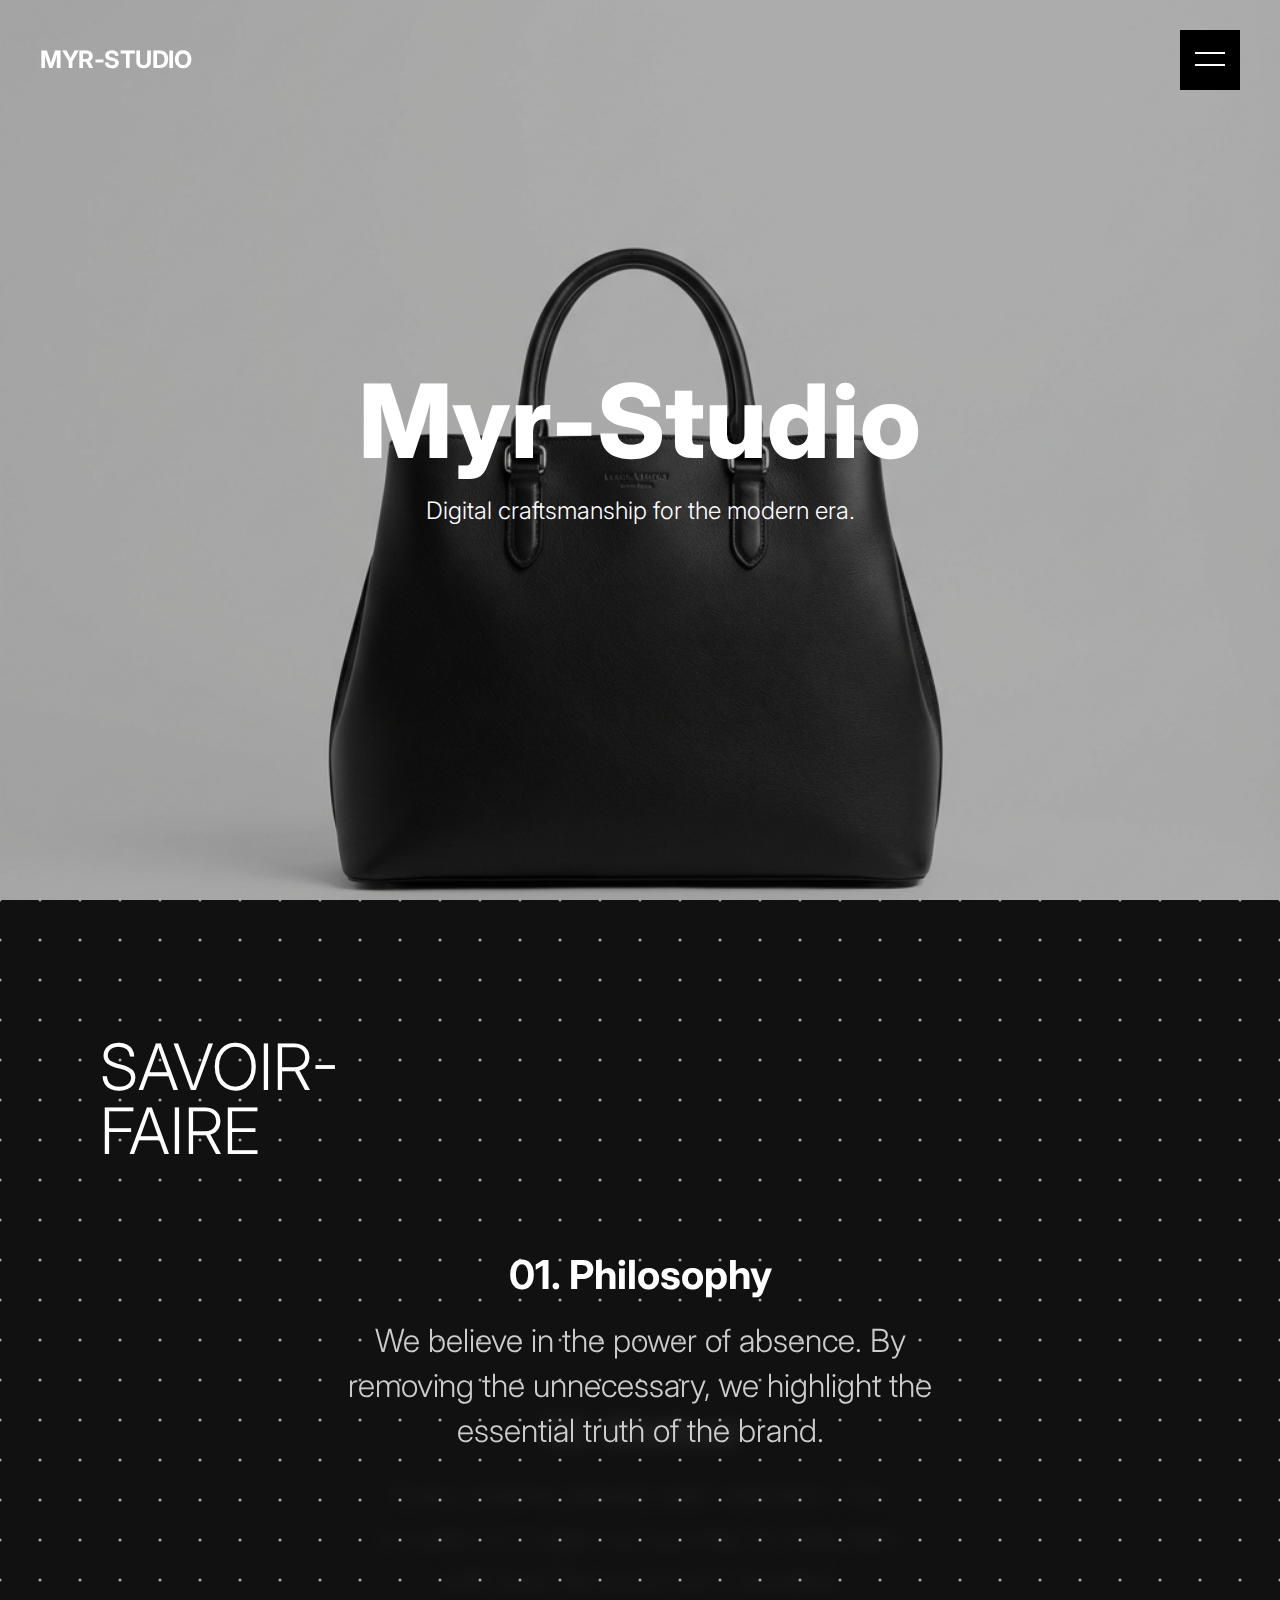
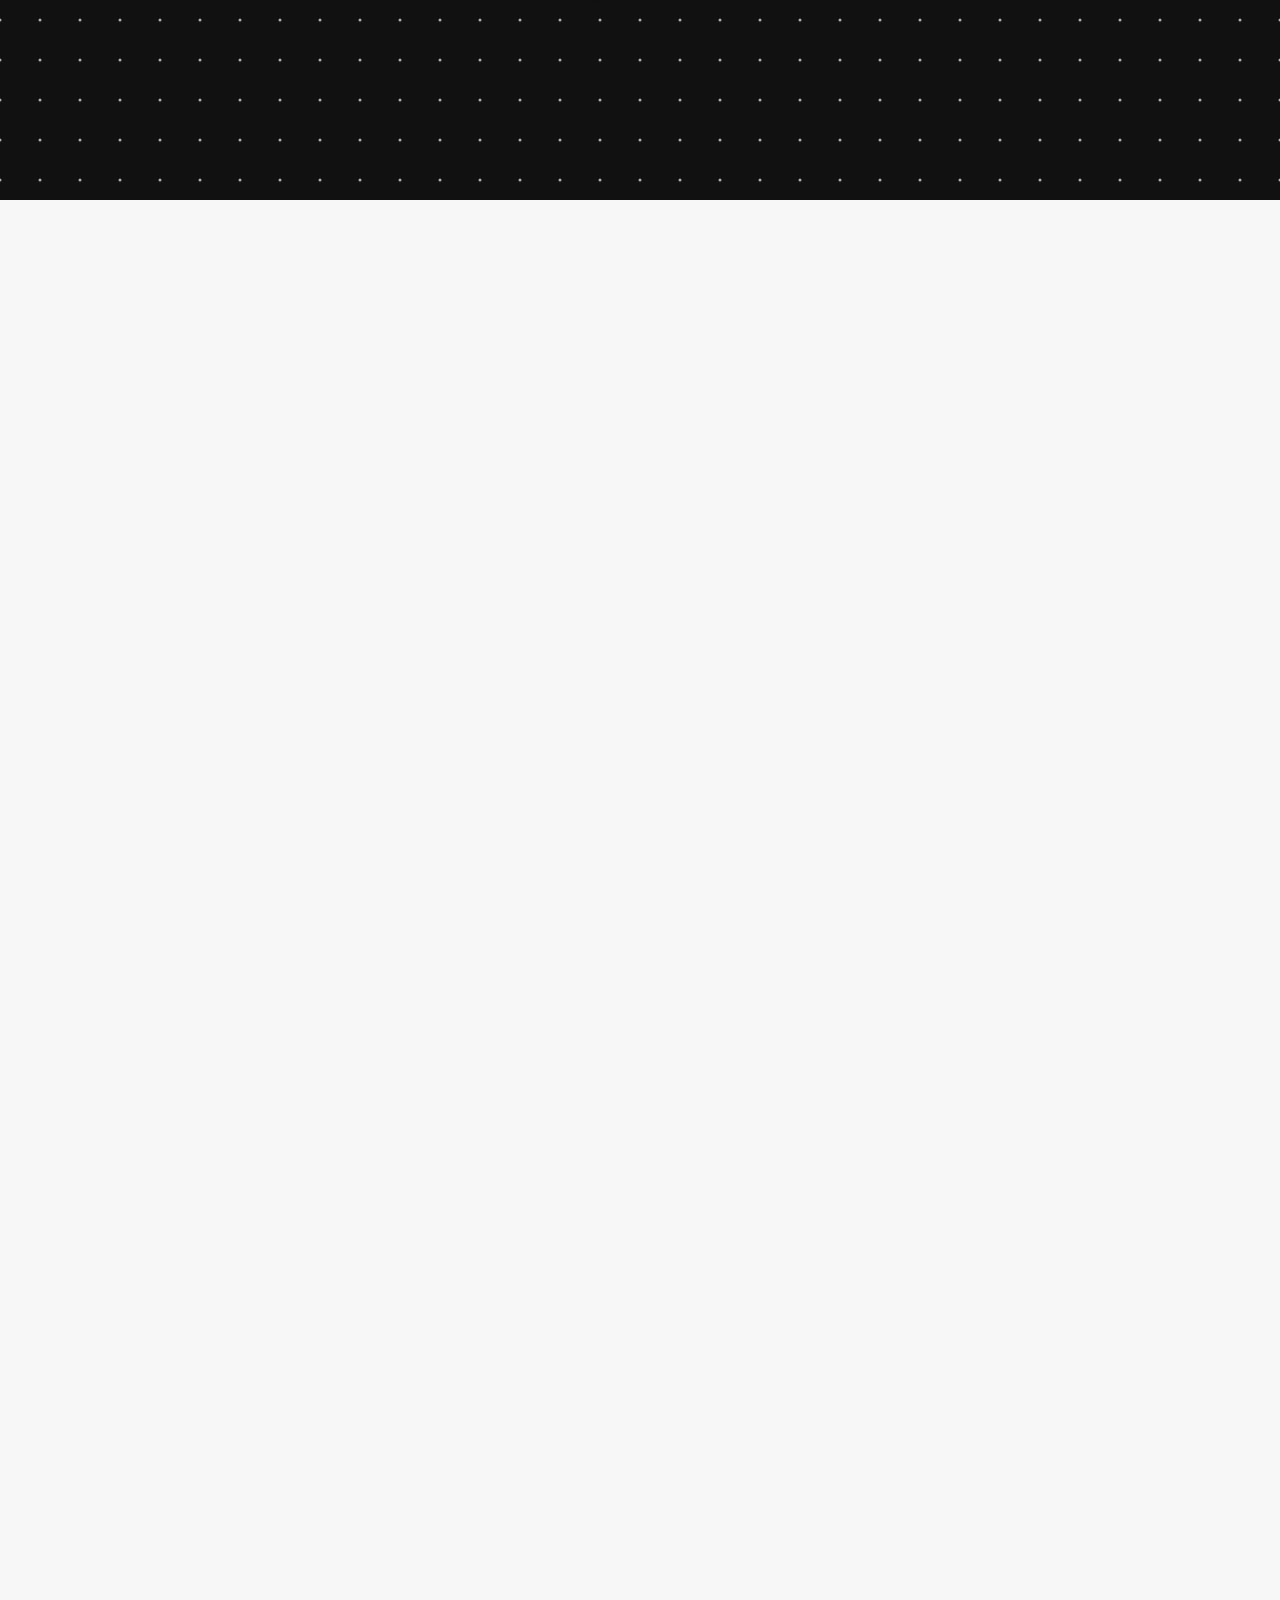
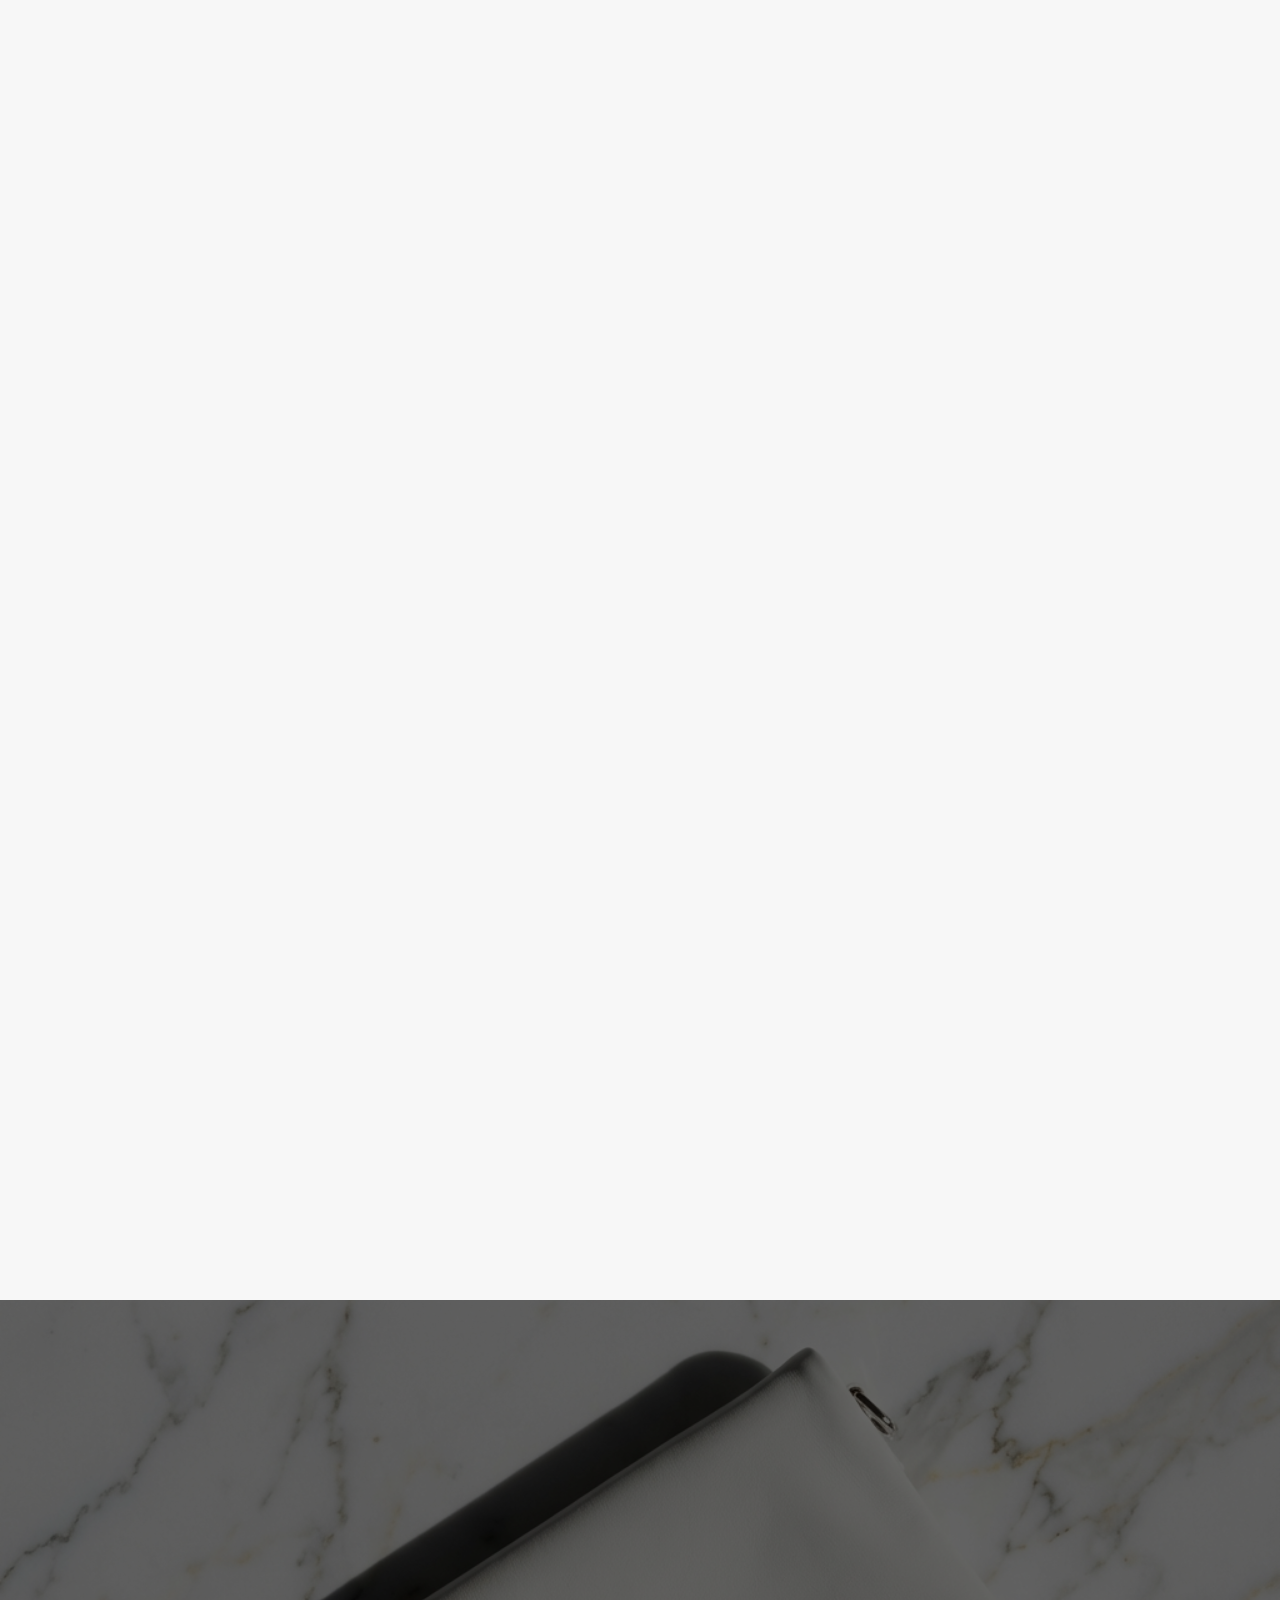
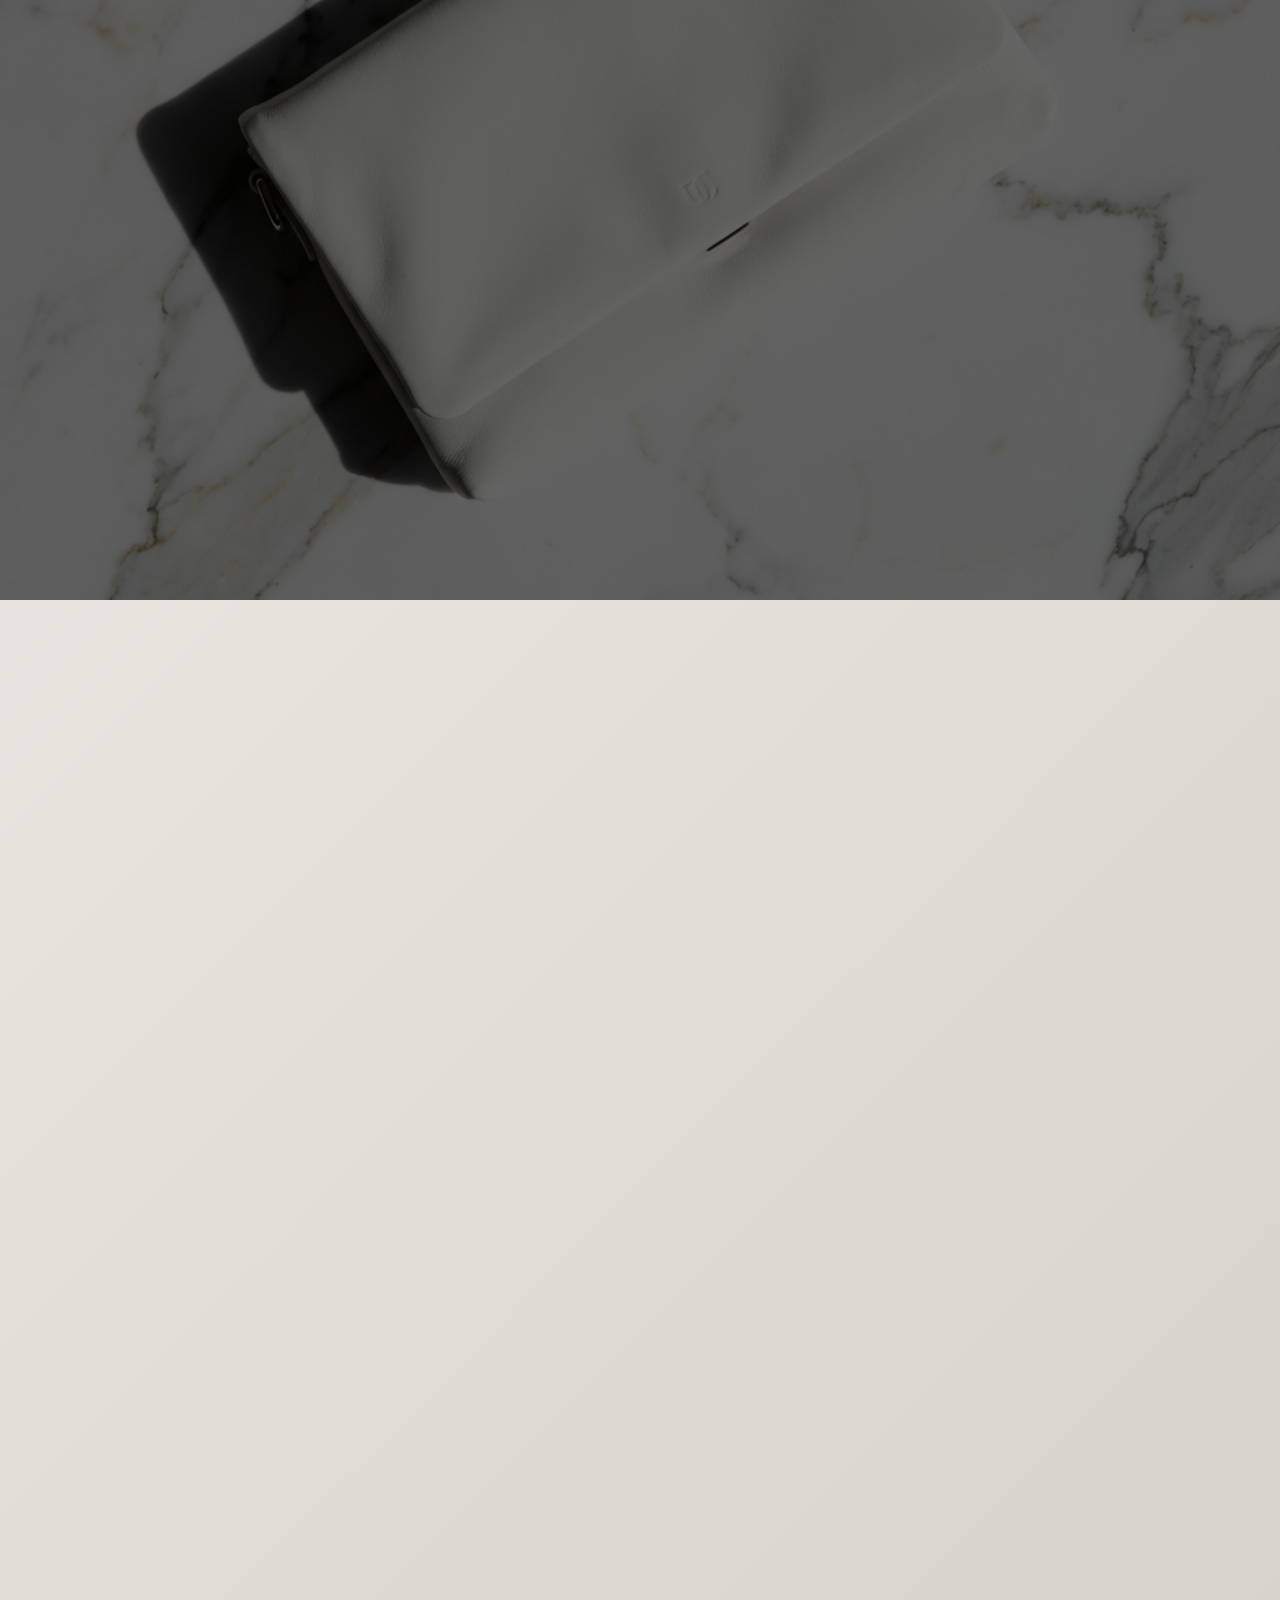
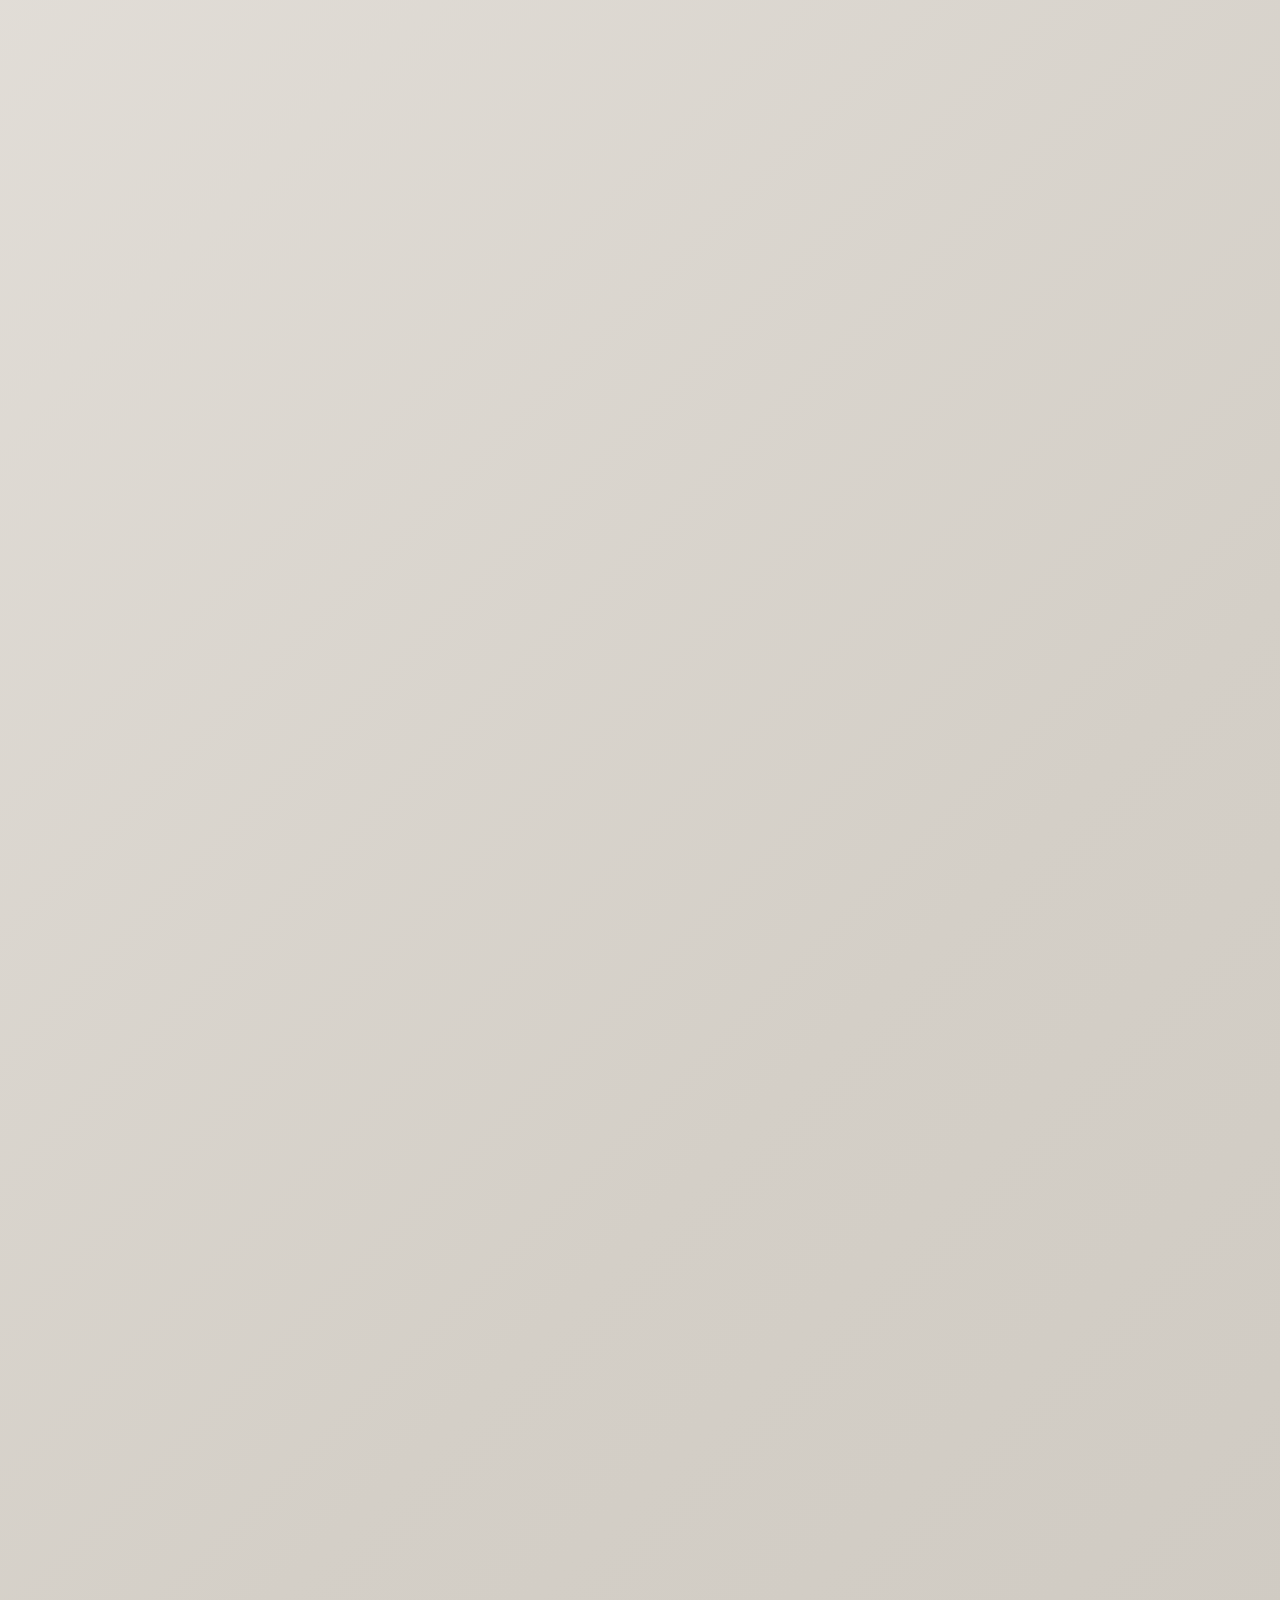
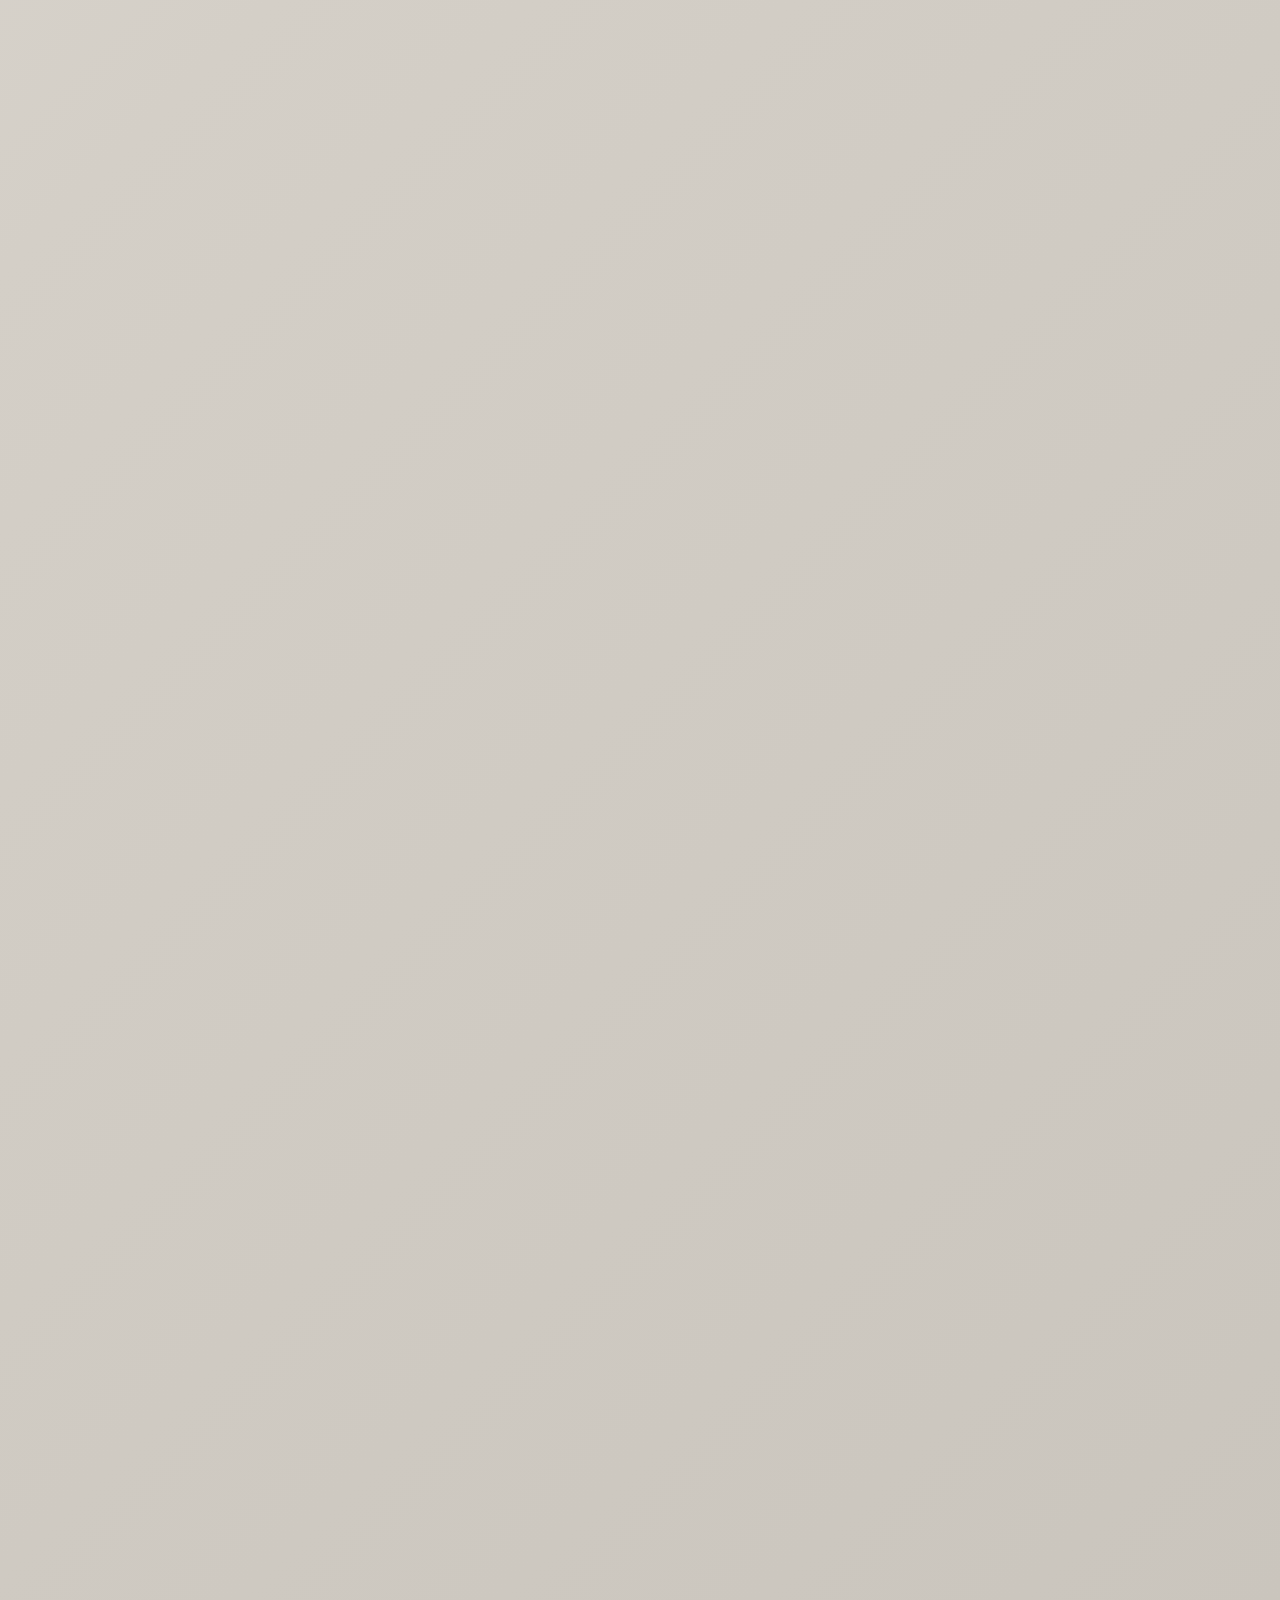
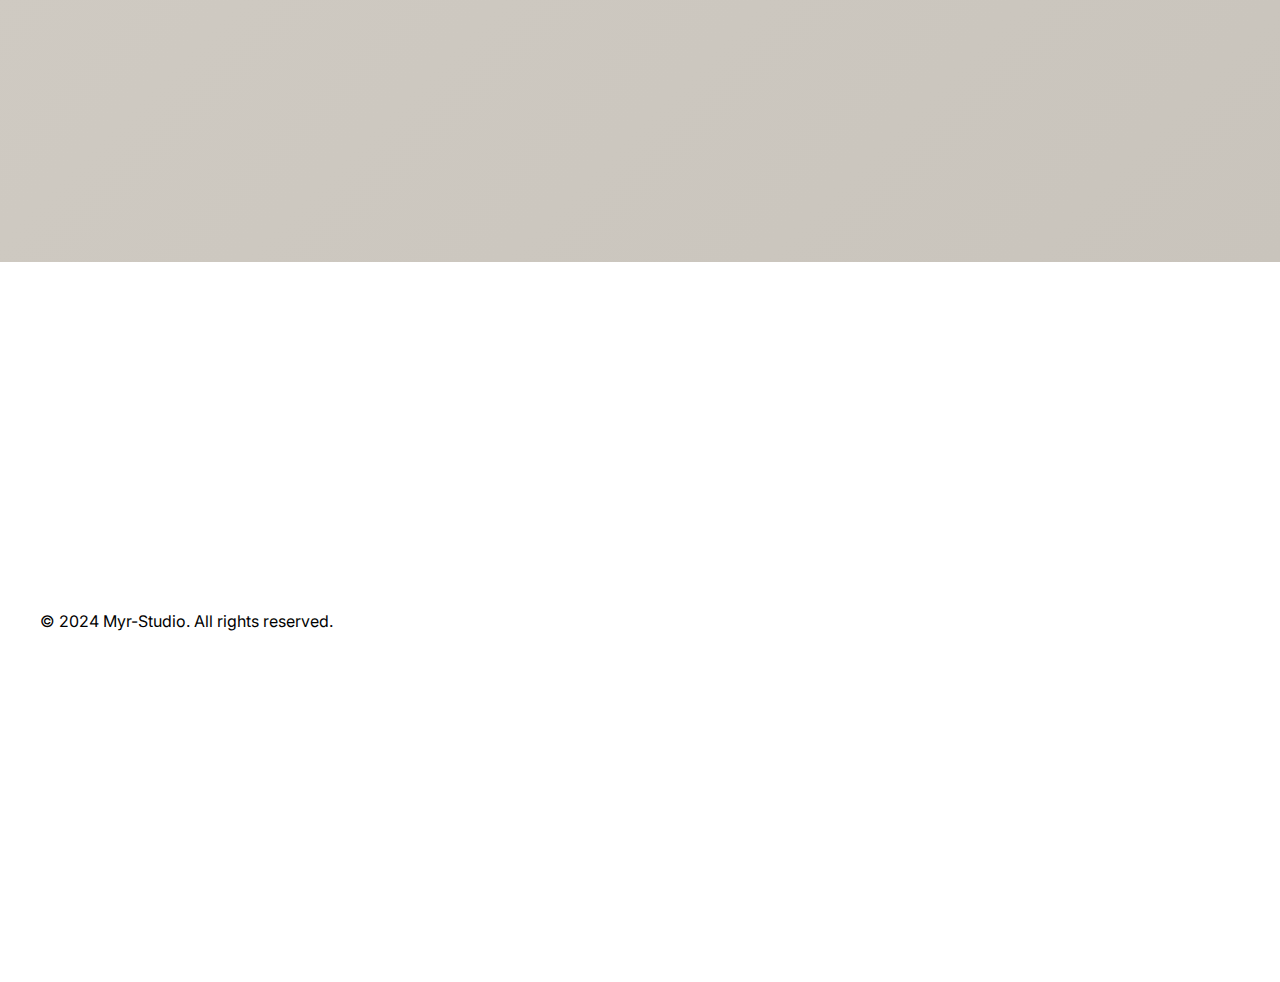
<file: index.html>
<!DOCTYPE html>
<html lang="en">

<head>
    <meta charset="UTF-8">
    <meta name="viewport" content="width=device-width, initial-scale=1.0">
    <title>Myr-Studio | Creative Agency</title>
    <link rel="stylesheet" href="style.css">
    <link rel="preconnect" href="https://fonts.googleapis.com">
    <link rel="preconnect" href="https://fonts.gstatic.com" crossorigin>
    <link href="https://fonts.googleapis.com/css2?family=Inter:wght@300;400;600&display=swap" rel="stylesheet">
</head>

<body class="is-loading">

    <!-- Header -->
    <header class="site-header">
        <a href="#home" class="logo load-item">Myr-Studio</a>

        <div class="header-right load-item">
            <div class="menu-container">
                <div class="menu-trigger" id="menu-trigger">
                    <span class="line line-1"></span>
                    <span class="line line-2"></span>
                </div>

                <!-- Menu Popover -->
                <nav class="menu-dropdown" id="menu-dropdown">
                    <div class="menu-close-btn" id="menu-close-btn">
                        <span class="close-line"></span>
                        <span class="close-line"></span>
                    </div>
                    <ul class="nav-links">
                        <li><a href="#home" class="menu-link">Home</a></li>
                        <li><a href="#work" class="menu-link">Work</a></li>
                        <li><a href="#savoir" class="menu-link">Savoir-Faire</a></li>
                        <li><a href="#heritage" class="menu-link">Heritage</a></li>
                        <li><a href="sustainability.html" class="menu-link">Sustainability</a></li>
                        <li><a href="contact.html" class="menu-link">Contact</a></li>
                        <li><a href="cart.html" class="menu-link">Cart (<span id="cart-count">0</span>)</a></li>
                    </ul>
                </nav>
            </div>
        </div>
    </header>

    <!-- Main Content -->
    <main class="scroll-container">

        <!-- Section 1: Home/Hero -->
        <section id="home" class="section hero-section" data-theme="dark">
            <div class="hero-bg-container load-item" style="transition-delay: 0.2s;">
                <img src="assets/hero.png" alt="Myr-Studio Hero" class="hero-bg-img" id="hero-img">
                <div class="hero-overlay-gradient"></div>
                <!-- Black curtain reveals -->
                <div class="hero-curtain hero-curtain-left"></div>
                <div class="hero-curtain hero-curtain-right"></div>
            </div>
            <div class="content-wrapper centered-hero">
                <h1 class="hero-title load-item" style="transition-delay: 0.4s;">Myr-Studio</h1>
                <p class="hero-subtitle load-item" style="transition-delay: 0.6s;">Digital craftsmanship for the modern
                    era.</p>
            </div>
        </section>

        <!-- Section 2: Sticky Savoir-Faire (Updated Layout) -->
        <!-- Section 2: Sticky Savoir-Faire (Updated Layout) -->
        <section id="savoir" class="section sticky-section" data-theme="dark">
            <div class="savoir-scroll-container" id="savoirScrollContainer">
                <div class="sticky-wrapper">
                    <canvas id="savoir-canvas" class="savoir-canvas"></canvas>
                    <div class="content-layer">
                        <h2 class="savoir-section-title">Savoir-<br>Faire</h2>

                        <div class="savoir-item" id="item1">
                            <h3>01. Philosophy</h3>
                            <p>We believe in the power of absence. By removing the unnecessary, we highlight the
                                essential truth of the brand.</p>
                        </div>

                        <div class="savoir-item" id="item2">
                            <h3>02. Method</h3>
                            <p>Every pixel is placed with intention. Our process is a rigorous journey of reduction
                                until only the pure form remains.</p>
                        </div>

                        <div class="savoir-item" id="item3">
                            <h3>03. Vision</h3>
                            <p>To create digital spaces that feel like physical sanctuaries. Quiet, profound, and
                                enduring.</p>
                        </div>

                        <div class="savoir-item" id="item4">
                            <h3>04. Execution</h3>
                            <p>Bridging the gap between art and utility. We engineer experiences that are as seamless as
                                they are beautiful.</p>
                        </div>
                    </div>
                </div>
            </div>
        </section>

        <!-- Section 3: Heritage (Parallax) -->
        <section id="heritage" class="section heritage-section" data-theme="dark">
            <div class="heritage-bg-wrapper">
                <img src="assets/bag-2.png" alt="Heritage Background" class="heritage-bg">
            </div>
            <div class="heritage-content">
                <h2 class="heritage-title scrub-slide-up">Our Heritage</h2>
                <div class="heritage-text-cols">
                    <p class="scrub-slide-up delay-1">Founded in the digital ether, Myr-Studio began as a reaction
                        against the noise of the modern web. We sought silence.</p>
                    <p class="scrub-slide-up delay-2">We construct digital architectures that stand the test of time,
                        prioritizing clarity over clutter, and purpose over trend.</p>
                </div>
            </div>
        </section>

        <!-- Section 4: Work (Shop) -->
        <section id="work" class="section work-section" data-theme="light">
            <div class="content-wrapper">
                <div class="section-header">
                    <h2 class="section-title reveal-on-scroll">Selected Work</h2>
                    <p class="section-desc reveal-on-scroll delay-1">Curated projects. Click to shop.</p>
                </div>

                <div class="project-grid">
                    <!-- Project 1 -->
                    <div class="project-card reveal-on-scroll delay-2"
                        onclick="window.location.href='product.html?id=1'">
                        <div class="project-image-wrapper">
                            <img src="assets/bag-1.png" alt="Project One">
                        </div>
                        <div class="project-info">
                            <span class="project-name">Tan Crossbody</span>
                            <span class="project-year">€ 850</span>
                        </div>
                    </div>
                    <!-- Project 2 -->
                    <div class="project-card reveal-on-scroll delay-3"
                        onclick="window.location.href='product.html?id=2'">
                        <div class="project-image-wrapper">
                            <img src="assets/bag-2.png" alt="Project Two">
                        </div>
                        <div class="project-info">
                            <span class="project-name">White Clutch</span>
                            <span class="project-year">€ 620</span>
                        </div>
                    </div>
                    <!-- Project 3 -->
                    <div class="project-card reveal-on-scroll delay-2"
                        onclick="window.location.href='product.html?id=3'">
                        <div class="project-image-wrapper">
                            <img src="assets/bag-3.png" alt="Project Three"
                                onerror="this.src='//via.placeholder.com/600x800?text=Noir'">
                        </div>
                        <div class="project-info">
                            <span class="project-name">Noir Collection</span>
                            <span class="project-year">€ 1,200</span>
                        </div>
                    </div>
                    <!-- Project 4 -->
                    <div class="project-card reveal-on-scroll delay-3"
                        onclick="window.location.href='product.html?id=4'">
                        <div class="project-image-wrapper">
                            <img src="assets/bag-4.png" alt="Project Four"
                                onerror="this.src='//via.placeholder.com/600x800?text=Urban'">
                        </div>
                        <div class="project-info">
                            <span class="project-name">Urban Utility</span>
                            <span class="project-year">€ 550</span>
                        </div>
                    </div>
                </div>
            </div>
        </section>

        <!-- Section 5: Contact -->
        <section id="contact" class="section contact-section" data-theme="light">
            <div class="content-wrapper">
                <h2 class="section-title reveal-on-scroll">Contact</h2>
                <div class="contact-links reveal-on-scroll">
                    <a href="mailto:hello@myrstudio.com" class="contact-link"
                        style="display:block;margin:40px 0;font-size:5vw;text-decoration: underline;">hello@myrstudio.com</a>
                    <div class="socials">
                        <a href="#">Instagram</a>
                        <a href="#">LinkedIn</a>
                    </div>
                </div>
                <footer class="minimal-footer">
                    <p>&copy; 2024 Myr-Studio. All rights reserved.</p>
                </footer>
            </div>
        </section>

    </main>

    <script src="lenis.js"></script>
    <script src="script.js"></script>
    <script>
        // Savoir-Faire Canvas Animation
        // Savoir-Faire Canvas & Scroll Logic
        (function () {
            let isSectionLocked = false;
            let parameters = {
                size: 40,
                radius: 1.5,
                proximity: 125,
                growth: 40,
                ease: 0.08
            };

            class Point {
                constructor(x, y) {
                    this.x = x;
                    this.y = y;
                }
            }

            class Circle {
                constructor(radius, x, y) {
                    this._radius = radius;
                    this.radius = radius;
                    this.growthValue = 0;
                    this.position = new Point(x, y);
                }

                draw(context, ease) {
                    this.radius += ((this._radius + this.growthValue) - (this.radius)) * ease;
                    context.moveTo(this.position.x, this.position.y);
                    context.arc(this.position.x, this.position.y, this.radius, 0, 2 * Math.PI);
                }

                addRadius(value) {
                    this.growthValue = value;
                }

                get x() { return this.position.x; }
                get y() { return this.position.y; }
            }

            function initSavoirInternal() {
                const canvas = document.getElementById("savoir-canvas");
                // Check if canvas exists (might be on another page or not loaded)
                if (!canvas) return;

                const context = canvas.getContext("2d");
                let circles = [];

                function build() {
                    circles = [];
                    const { size, radius } = parameters;
                    const columns = Math.ceil(window.innerWidth / size) + 1;
                    const rows = Math.ceil(window.innerHeight / size) + 1;
                    const amount = Math.ceil(columns * rows);
                    for (let i = 0; i < amount; i++) {
                        const column = i % columns;
                        const row = ~~(i / columns);
                        circles.push(new Circle(radius, size * column, size * row));
                    }
                }

                function mouseMoveHandler(event) {
                    if (!isSectionLocked) return;

                    const { proximity, growth } = parameters;
                    // Adjust mouse coordinates if canvas is fixed/sticky but we scroll?
                    // "clientX/Y" are viewport relative. 
                    // Our canvas is fixed/sticky in viewport (top:0, left:0) when locked.
                    // So clientX/Y map directly to canvas XY.

                    for (let c of circles) {
                        let distance = Math.sqrt(Math.pow(c.x - event.clientX, 2) + Math.pow(c.y - event.clientY, 2));
                        let d = map(distance, c._radius, c._radius + proximity, growth, 0);
                        if (d < 0) d = 0;
                        c.addRadius(d);
                    }
                }

                function animate() {
                    // Match the background color in CSS, assuming #111
                    context.fillStyle = "#111111";
                    context.fillRect(0, 0, window.innerWidth, window.innerHeight);

                    context.save();
                    context.beginPath();
                    context.fillStyle = "#ADADAD"; // Effect Color

                    if (!isSectionLocked) {
                        for (let c of circles) c.addRadius(0);
                    }

                    for (let circle of circles) {
                        circle.draw(context, parameters.ease);
                    }
                    context.fill();
                    context.restore();
                    requestAnimationFrame(animate);
                }

                function resizeHandler() {
                    canvas.width = window.innerWidth;
                    canvas.height = window.innerHeight;
                    build();
                }

                window.addEventListener("resize", resizeHandler);
                window.addEventListener("mousemove", mouseMoveHandler);

                resizeHandler();
                animate();

                // --- SCROLL LOGIC ---
                const container = document.getElementById('savoirScrollContainer');
                if (!container) return;

                const items = [
                    document.getElementById('item1'),
                    document.getElementById('item2'),
                    document.getElementById('item3'),
                    document.getElementById('item4')
                ];

                function handleScroll() {
                    const rect = container.getBoundingClientRect();
                    const viewportHeight = window.innerHeight;

                    const totalScrollDistance = rect.height - viewportHeight;
                    const scrolledDistance = -rect.top;

                    let progress = scrolledDistance / totalScrollDistance;

                    if (progress < 0) progress = 0;
                    if (progress > 1) progress = 1;

                    // Lock Logic:
                    // Only active when the container's top is <= 0 AND bottom >= viewportHeight
                    if (rect.top <= 0 && rect.bottom >= viewportHeight) {
                        isSectionLocked = true;
                    } else {
                        isSectionLocked = false;
                    }

                    let activeIndex = -1;
                    if (progress < 0.25) activeIndex = 0;
                    else if (progress < 0.50) activeIndex = 1;
                    else if (progress < 0.75) activeIndex = 2;
                    else activeIndex = 3;

                    items.forEach((item, index) => {
                        if (!item) return;
                        item.classList.remove('active', 'prev', 'next');

                        if (index === activeIndex) {
                            item.classList.add('active');
                        } else if (index === activeIndex - 1) {
                            item.classList.add('prev');
                        } else if (index === activeIndex + 1) {
                            item.classList.add('next');
                        }
                    });
                }

                window.addEventListener('scroll', handleScroll);
                handleScroll(); // Init
            }

            // Helpers
            function normalize(value, min, max) { return (value - min) / (max - min); }
            function interpolate(value, min, max) { return min + (max - min) * value; }
            function map(value, min1, max1, min2, max2) { return interpolate(normalize(value, min1, max1), min2, max2); }

            // Init
            if (document.readyState === 'loading') {
                document.addEventListener('DOMContentLoaded', initSavoirInternal);
            } else {
                initSavoirInternal();
            }
        })();
    </script>
    <script>
        // Fallback for missing images
        document.querySelectorAll('img').forEach(img => {
            img.onerror = function () {
                this.style.backgroundColor = '#1a1a1a';
                this.style.display = 'block';
                this.src = 'data:image/svg+xml;charset=UTF-8,%3Csvg%20width%3D%22200%22%20height%3D%22200%22%20xmlns%3D%22http%3A%2F%2Fwww.w3.org%2F2000%2Fsvg%22%20viewBox%3D%220%200%20200%20200%22%20preserveAspectRatio%3D%22none%22%3E%3Cdefs%3E%3Cstyle%20type%3D%22text%2Fcss%22%3E%23holder_1%20%7Bfill%3A%23333%3Bfont-family%3AHelvetica%2C%20monospace%3Bfont-size%3A10pt%20%7D%20%3C%2Fstyle%3E%3C%2Fdefs%3E%3Cg%20id%3D%22holder_1%22%3E%3Crect%20width%3D%22200%22%20height%3D%22200%22%20fill%3A%22%23333%22%3E%3C%2Frect%3E%3Cg%3E%3Ctext%20x%3D%2274%22%20y%3D%22104%22%3EImage%3C%2Ftext%3E%3C%2Fg%3E%3C%2Fg%3E%3C%2Fsvg%3E';
            }
        });
    </script>
</body>

</html>
</file>
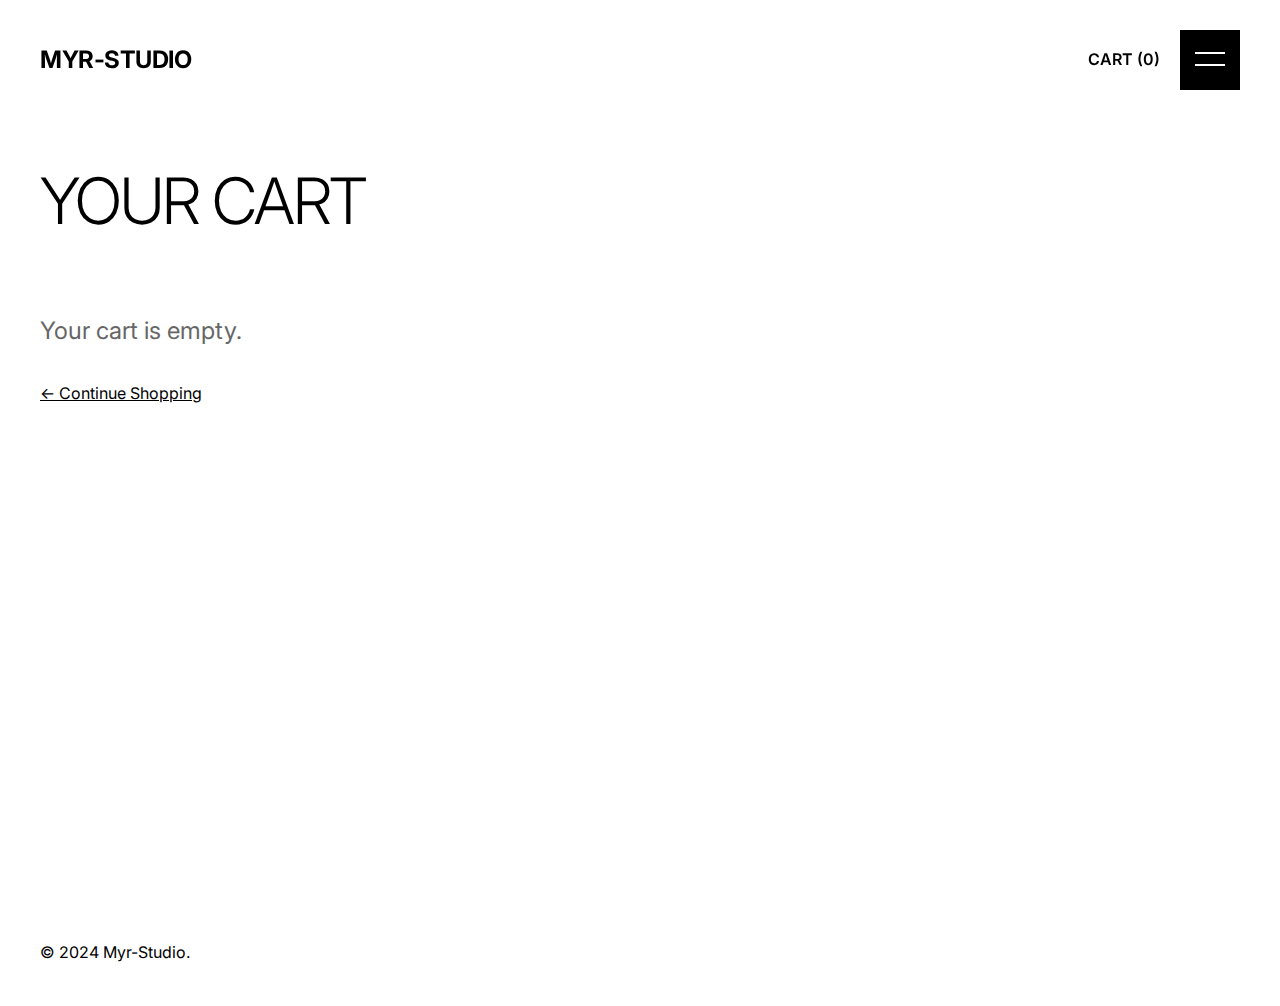
<file: cart.html>
<!DOCTYPE html>
<html lang="en">

<head>
    <meta charset="UTF-8">
    <meta name="viewport" content="width=device-width, initial-scale=1.0">
    <title>Cart | Myr-Studio</title>
    <link rel="stylesheet" href="style.css">
    <link rel="preconnect" href="https://fonts.googleapis.com">
    <link rel="preconnect" href="https://fonts.gstatic.com" crossorigin>
    <link href="https://fonts.googleapis.com/css2?family=Inter:wght@300;400;600&display=swap" rel="stylesheet">
    <style>
        /* Cart Page Specific */
        .cart-page {
            background-color: #fff;
            color: #000;
            min-height: 100vh;
            padding: 150px 40px 80px 40px;
        }

        .cart-title {
            font-size: 4rem;
            font-weight: 300;
            text-transform: uppercase;
            margin-bottom: 60px;
            letter-spacing: -2px;
        }

        .cart-empty {
            font-size: 1.5rem;
            color: #666;
        }

        .cart-items {
            display: flex;
            flex-direction: column;
            gap: 30px;
            margin-bottom: 60px;
        }

        .cart-item {
            display: flex;
            align-items: center;
            gap: 30px;
            padding-bottom: 30px;
            border-bottom: 1px solid #eee;
        }

        .cart-item-img {
            width: 120px;
            height: 150px;
            object-fit: cover;
            background-color: #f0f0f0;
        }

        .cart-item-details {
            flex: 1;
        }

        .cart-item-name {
            font-size: 1.5rem;
            font-weight: 400;
            text-transform: uppercase;
            margin-bottom: 5px;
        }

        .cart-item-price {
            font-size: 1.2rem;
            color: #666;
            font-style: italic;
            font-family: serif;
        }

        .cart-item-remove {
            background: none;
            border: 1px solid #000;
            padding: 10px 20px;
            cursor: pointer;
            text-transform: uppercase;
            font-size: 0.8rem;
            transition: background-color 0.3s, color 0.3s;
        }

        .cart-item-remove:hover {
            background-color: #000;
            color: #fff;
        }

        .cart-summary {
            display: flex;
            justify-content: space-between;
            align-items: center;
            padding-top: 30px;
            border-top: 2px solid #000;
        }

        .cart-total {
            font-size: 2rem;
            font-weight: 400;
        }

        .checkout-btn {
            background-color: #000;
            color: #fff;
            border: none;
            padding: 20px 50px;
            font-size: 1rem;
            text-transform: uppercase;
            cursor: pointer;
            letter-spacing: 1px;
            transition: background-color 0.3s;
        }

        .checkout-btn:hover {
            background-color: #333;
        }

        .continue-shopping {
            display: inline-block;
            margin-top: 30px;
            font-size: 1rem;
            text-decoration: underline;
        }
    </style>
</head>

<body class="is-loading">

    <!-- Header - FORCED LIGHT THEME (Black Text) -->
    <header class="site-header light-theme-active">
        <a href="index.html" class="logo load-item">Myr-Studio</a>

        <div class="header-right load-item">
            <a href="cart.html" class="cart-link" id="cart-link">Cart (<span id="cart-count">0</span>)</a>

            <div class="menu-container">
                <div class="menu-trigger" id="menu-trigger">
                    <span class="line line-1"></span>
                    <span class="line line-2"></span>
                </div>

                <nav class="menu-dropdown" id="menu-dropdown">
                    <ul class="nav-links">
                        <li><a href="index.html#home" class="menu-link">Home</a></li>
                        <li><a href="index.html#work" class="menu-link">Work</a></li>
                        <li><a href="index.html#savoir" class="menu-link">Savoir-Faire</a></li>
                        <li><a href="index.html#heritage" class="menu-link">Heritage</a></li>
                        <li><a href="index.html#work" class="menu-link">Shop</a></li>
                        <li><a href="index.html#contact" class="menu-link">Contact</a></li>
                    </ul>
                </nav>
            </div>
        </div>
    </header>

    <main class="scroll-container">
        <section class="cart-page" data-theme="light">
            <h1 class="cart-title load-item">Your Cart</h1>

            <div id="cart-content">
                <!-- Dynamically populated -->
            </div>

            <a href="index.html#work" class="continue-shopping load-item">← Continue Shopping</a>
        </section>

        <footer class="minimal-footer" style="background: #fff; color: #000; padding: 40px;">
            <p>&copy; 2024 Myr-Studio.</p>
        </footer>
    </main>

    <script src="lenis.js"></script>
    <script src="script.js"></script>
    <script>
        function renderCart() {
            const cartContent = document.getElementById('cart-content');
            const cartItems = JSON.parse(localStorage.getItem('myr_cart_items') || '[]');

            if (cartItems.length === 0) {
                cartContent.innerHTML = '<p class="cart-empty">Your cart is empty.</p>';
                return;
            }

            let total = 0;
            let itemsHtml = '<div class="cart-items">';

            cartItems.forEach((item, index) => {
                // Parse price (remove € and comma)
                const priceNum = parseFloat(item.price.replace('€', '').replace(',', '').trim());
                total += priceNum;

                itemsHtml += `
                    <div class="cart-item">
                        <img src="${item.image}" alt="${item.title}" class="cart-item-img" onerror="this.style.backgroundColor='#ccc'">
                        <div class="cart-item-details">
                            <div class="cart-item-name">${item.title}</div>
                            <div class="cart-item-price">${item.price}</div>
                        </div>
                        <button class="cart-item-remove" onclick="removeFromCart(${index})">Remove</button>
                    </div>
                `;
            });

            itemsHtml += '</div>';

            itemsHtml += `
                <div class="cart-summary">
                    <div class="cart-total">Total: € ${total.toLocaleString('de-DE', { minimumFractionDigits: 2 })}</div>
                    <button class="checkout-btn" onclick="alert('Checkout coming soon!')">Checkout</button>
                </div>
            `;

            cartContent.innerHTML = itemsHtml;
        }

        window.removeFromCart = function (index) {
            let cartItems = JSON.parse(localStorage.getItem('myr_cart_items') || '[]');
            cartItems.splice(index, 1);
            localStorage.setItem('myr_cart_items', JSON.stringify(cartItems));
            localStorage.setItem('myr_cart_count', cartItems.length);

            // Update header count
            const countEl = document.getElementById('cart-count');
            if (countEl) countEl.innerText = cartItems.length;

            renderCart();
        }

        // Render on load
        renderCart();
    </script>
</body>

</html>
</file>
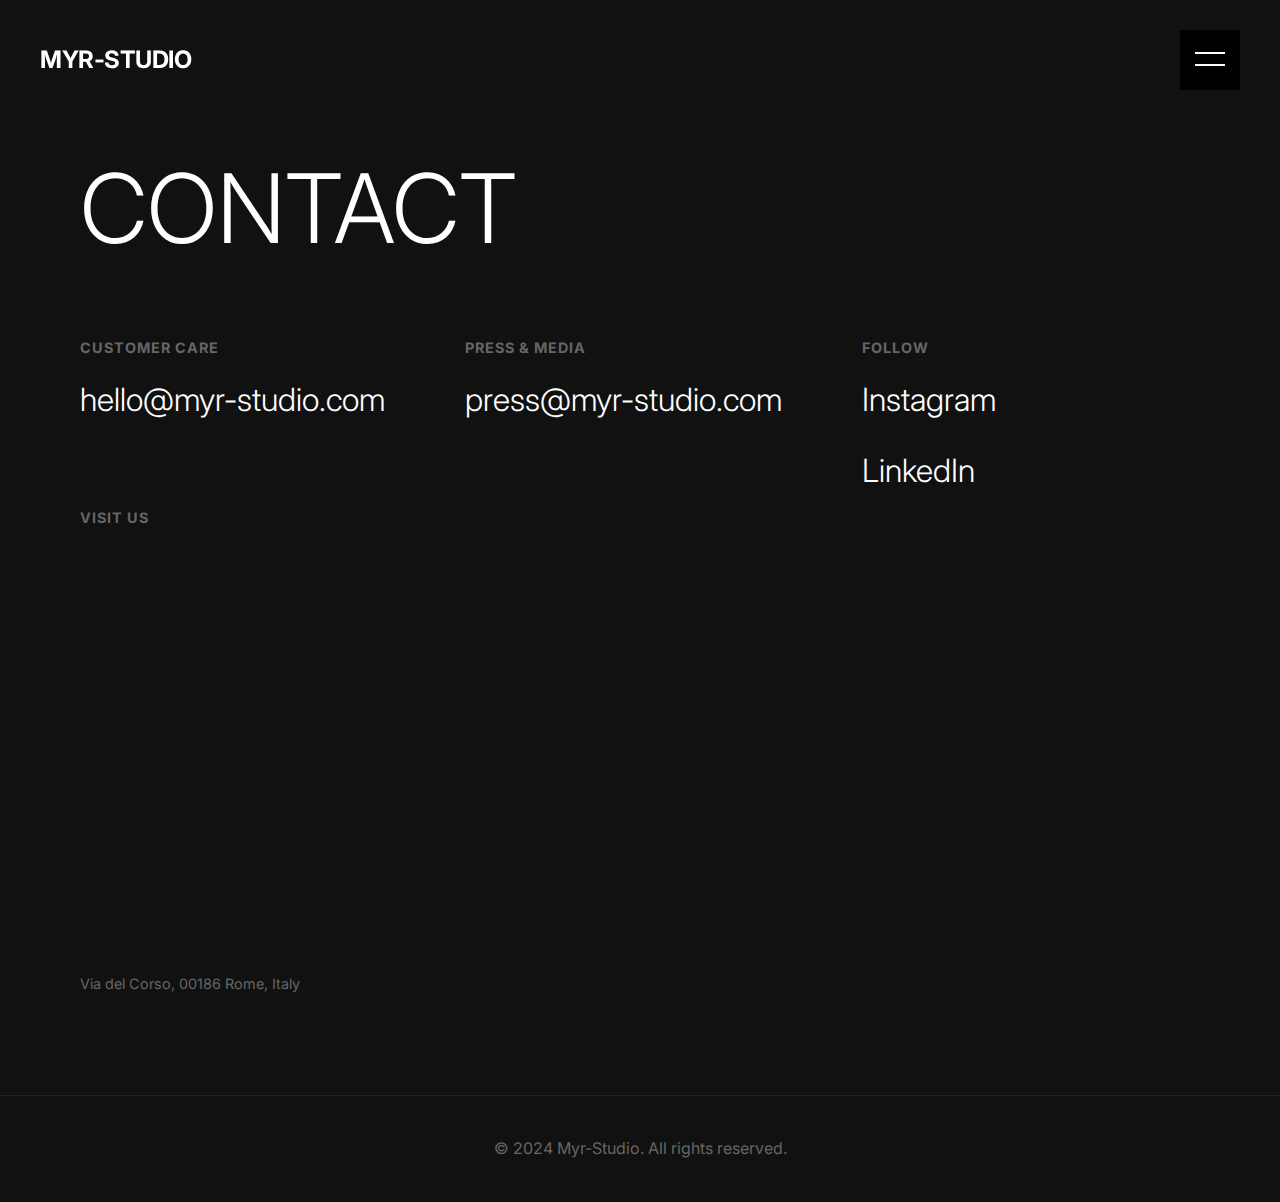
<file: contact.html>
<!DOCTYPE html>
<html lang="en">

<head>
    <meta charset="UTF-8">
    <meta name="viewport" content="width=device-width, initial-scale=1.0">
    <title>Contact - Myr-Studio</title>
    <link rel="stylesheet" href="style.css">
    <link rel="preconnect" href="https://fonts.googleapis.com">
    <link rel="preconnect" href="https://fonts.gstatic.com" crossorigin>
    <link href="https://fonts.googleapis.com/css2?family=Inter:wght@300;400;600&display=swap" rel="stylesheet">
</head>

<body class="is-loading dark-theme">

    <!-- Header -->
    <header class="site-header">
        <a href="index.html" class="logo load-item">Myr-Studio</a>

        <div class="header-right load-item">
            <div class="menu-container">
                <div class="menu-trigger" id="menu-trigger">
                    <span class="line line-1"></span>
                    <span class="line line-2"></span>
                </div>

                <!-- Menu Popover -->
                <nav class="menu-dropdown" id="menu-dropdown">
                    <div class="menu-close-btn" id="menu-close-btn">
                        <span class="close-line"></span>
                        <span class="close-line"></span>
                    </div>
                    <ul class="nav-links">
                        <li><a href="index.html" class="menu-link">Home</a></li>
                        <li><a href="index.html#work" class="menu-link">Work</a></li>
                        <li><a href="index.html#savoir" class="menu-link">The Craft</a></li>
                        <li><a href="index.html#heritage" class="menu-link">Heritage</a></li>
                        <li><a href="sustainability.html" class="menu-link">Sustainability</a></li>
                        <li><a href="contact.html" class="menu-link">Contact</a></li>
                        <li><a href="cart.html" class="menu-link">Cart (<span id="cart-count">0</span>)</a></li>
                    </ul>
                </nav>
            </div>
        </div>
    </header>

    <!-- Main Content -->
    <main class="page-content center-layout">
        <h1 class="page-title reveal-on-scroll">Contact</h1>

        <div class="contact-info reveal-on-scroll" style="transition-delay: 0.1s;">
            <div class="info-block">
                <h3>Customer Care</h3>
                <a href="mailto:hello@myr-studio.com" class="contact-link">hello@myr-studio.com</a>
            </div>

            <div class="info-block">
                <h3>Press & Media</h3>
                <a href="mailto:press@myr-studio.com" class="contact-link">press@myr-studio.com</a>
            </div>

            <div class="info-block">
                <h3>Follow</h3>
                <div class="social-links">
                    <a href="#" class="contact-link">Instagram</a>
                    <a href="#" class="contact-link">LinkedIn</a>
                </div>
            </div>
        </div>

        <!-- Google Maps Embed - Rome -->
        <div class="map-container reveal-on-scroll" style="transition-delay: 0.2s;">
            <h3
                style="font-size: 0.9rem; text-transform: uppercase; letter-spacing: 1px; color: #666; margin-bottom: 20px;">
                Visit Us</h3>
            <iframe
                src="https://www.google.com/maps/embed?pb=!1m18!1m12!1m3!1d2969.656656178706!2d12.479055876511697!3d41.89428076951682!2m3!1f0!2f0!3f0!3m2!1i1024!2i768!4f13.1!3m3!1m2!1s0x132f61b6532013ad%3A0x28f1c82e908503c4!2sVia%20del%20Corso%2C%20Rome%2C%20Metropolitan%20City%20of%20Rome%20Capital%2C%20Italy!5e0!3m2!1sen!2sus!4v1702658829123!5m2!1sen!2sus"
                width="100%" height="400"
                style="border:0; border-radius: 8px; filter: grayscale(100%) invert(92%) contrast(83%);"
                allowfullscreen="" loading="lazy" referrerpolicy="no-referrer-when-downgrade">
            </iframe>
            <p style="margin-top: 15px; color: #666; font-size: 0.9rem;">Via del Corso, 00186 Rome, Italy</p>
        </div>
    </main>

    <!-- Footer -->
    <footer class="minimal-footer"
        style="padding: 40px; text-align: center; background: #111; color: #666; border-top: 1px solid #222;">
        <p>&copy; 2024 Myr-Studio. All rights reserved.</p>
    </footer>

    <script src="script.js"></script>
</body>

</html>
</file>
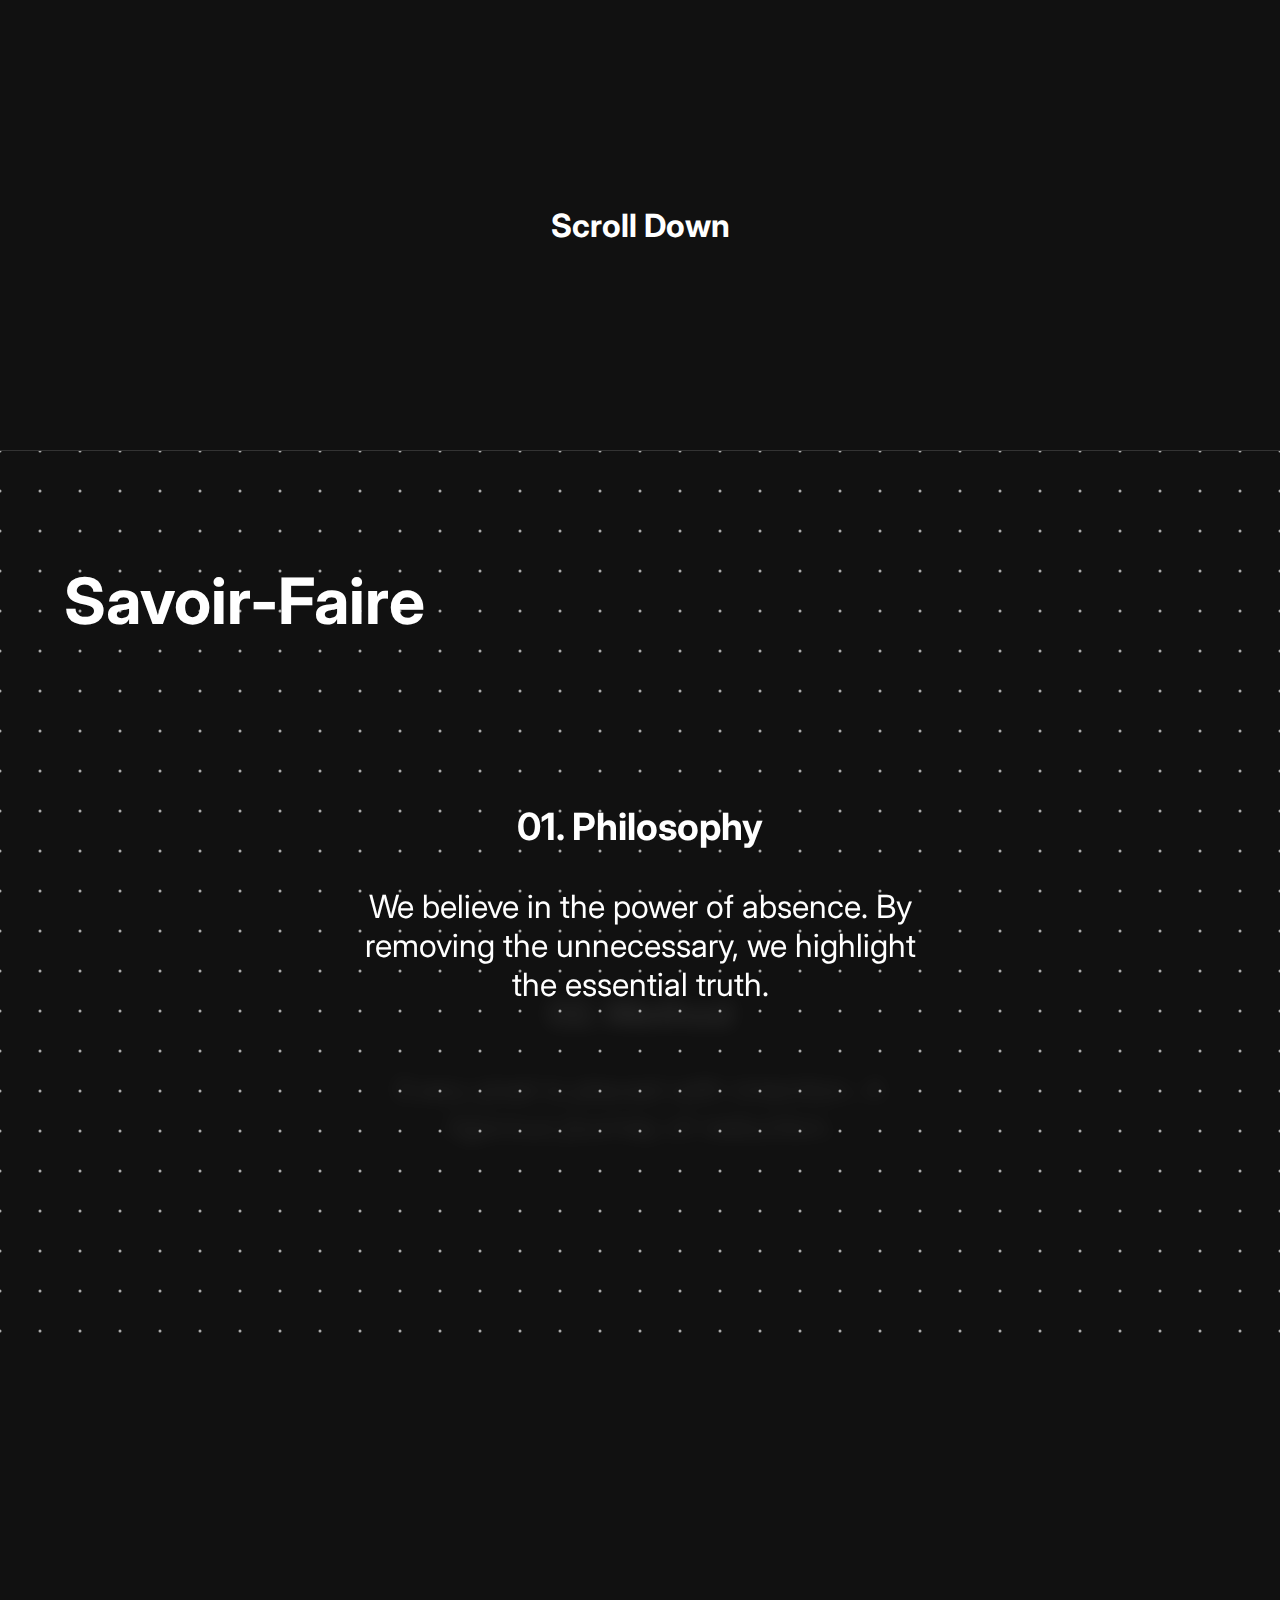
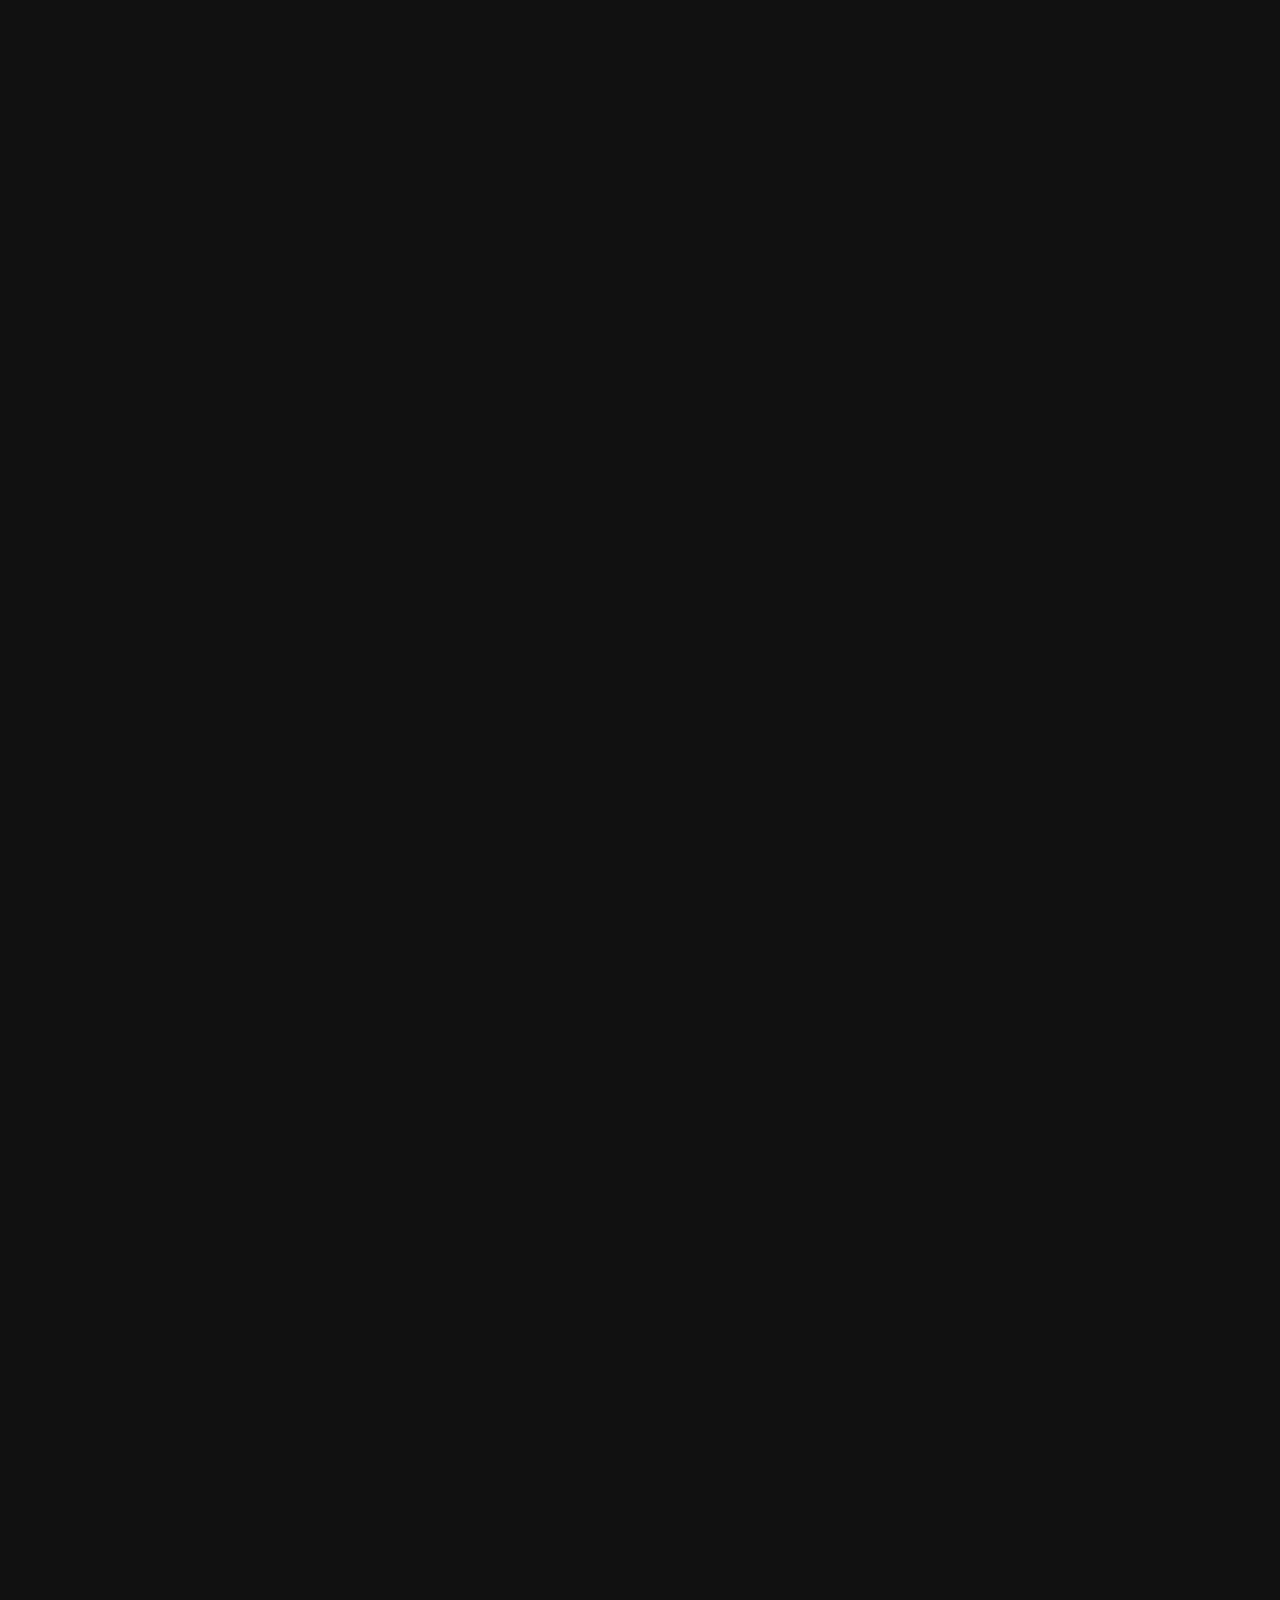
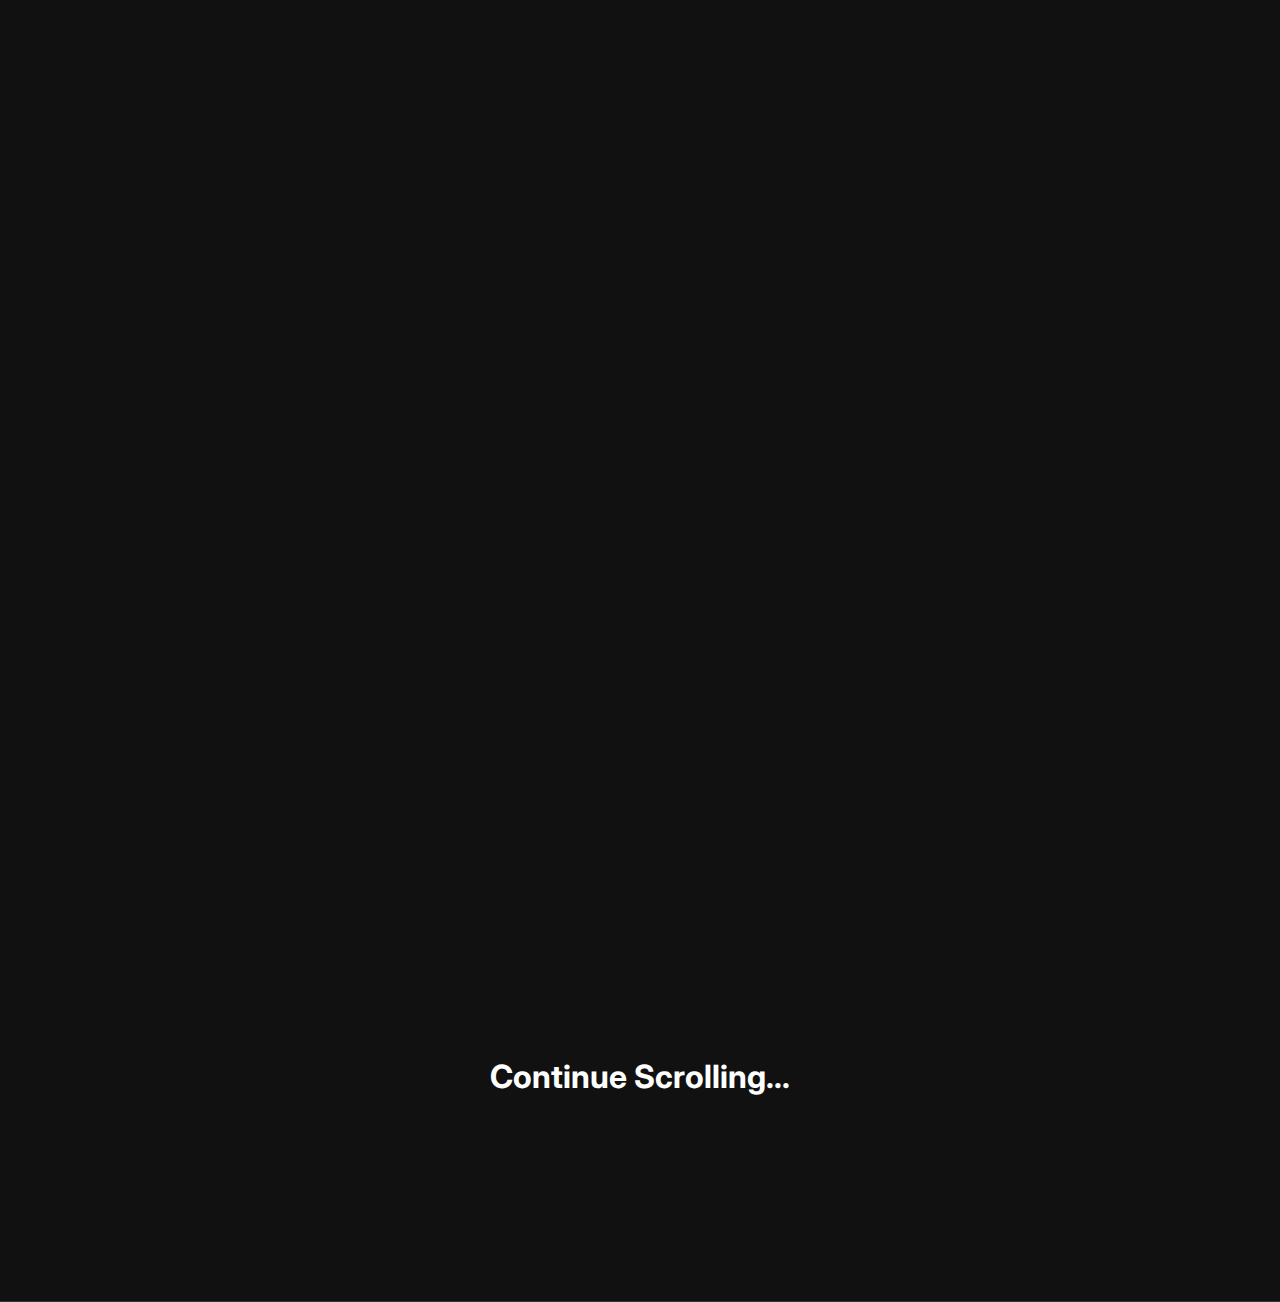
<file: savoir-faire-test.html>
<!DOCTYPE html>
<html lang="en">

<head>
    <meta charset="UTF-8">
    <meta name="viewport" content="width=device-width, initial-scale=1.0">
    <title>Savoir Faire - Repulsion Test</title>
    <link href="https://fonts.googleapis.com/css2?family=Inter:wght@300;400;600&display=swap" rel="stylesheet">
    <style>
        :root {
            --bg-color: #111;
            --effect-color: #adadad;
            --text-color: #fff;
            --font-primary: 'Inter', sans-serif;
        }

        body {
            margin: 0;
            padding: 0;
            font-family: var(--font-primary);
            background-color: var(--bg-color);
            color: var(--text-color);
            overflow-x: hidden;
        }

        /* Spacer to allow scrolling before the section */
        .spacer {
            height: 50vh;
            display: flex;
            align-items: center;
            justify-content: center;
            border-bottom: 1px solid #333;
        }

        /* 
           The Scroll Container
           This controls the total scroll length of the section.
           400vh means we have 4 screens worth of scroll to get through.
        */
        .savoir-scroll-container {
            height: 400vh;
            position: relative;
        }

        /* 
           The Sticky Wrapper 
           This pins the content to the view while we scroll through the container.
        */
        .sticky-wrapper {
            position: sticky;
            top: 0;
            height: 100vh;
            width: 100%;
            overflow: hidden;
            display: flex;
            align-items: center;
            justify-content: center;
        }

        canvas {
            position: absolute;
            top: 0;
            left: 0;
            width: 100%;
            height: 100%;
            display: block;
            z-index: 1;
        }

        .content-layer {
            position: relative;
            z-index: 2;
            width: 100%;
            max-width: 1200px;
            padding: 40px;
            display: flex;
            /* We can use flex or grid. Let's stack them or have a dedicated layout. */
            flex-direction: column;
            height: 100%;
            justify-content: center;
        }

        .section-title {
            font-size: 4rem;
            margin-bottom: 2rem;
            position: absolute;
            top: 10%;
            left: 5%;
        }

        .item-list {
            position: relative;
            margin-top: 100px;
            /* Space for title */
            display: flex;
            flex-direction: column;
            gap: 15vh;
            /* Initial gap, but we might absolutely position them to control appearance precisely */
        }

        /* Using a different approach for the items: 
           They overlap or are centered, appearing one by one. 
           User said "scrollando i diversi punti della lista appaiano" (scrolling the points appear).
           And "not all one after another making page long".
           This suggests they replace each other or stack up.
           Let's make them appear in a specific spot or list down but within the viewport.
        */
        .savoir-item {
            font-size: 2rem;
            opacity: 0;
            filter: blur(10px);
            transform: translate(-50%, 50px) scale(0.95);
            /* Default: Below and blurred */
            transition: opacity 0.8s ease, filter 0.8s ease, transform 0.8s ease;
            max-width: 600px;
            margin-left: auto;
            margin-right: 10%;
            position: absolute;
            top: 50%;
            left: 50%;
            width: 80%;
            text-align: center;
            pointer-events: none;
        }

        .savoir-item.active {
            opacity: 1;
            filter: blur(0);
            transform: translate(-50%, -50%) scale(1);
            /* Center, clear */
            pointer-events: auto;
        }

        .savoir-item.prev {
            opacity: 0.1;
            filter: blur(10px);
            transform: translate(-50%, -150px) scale(0.95);
            /* Above */
        }

        .savoir-item.next {
            opacity: 0.1;
            filter: blur(10px);
            transform: translate(-50%, 50px) scale(0.95);
            /* Below (Same as default but explicit) */
        }

        /* Re-thinking the list. 
           "Scroll points appear... only after 4th point... continue scroll".
           Maybe they should be a list that builds up?
           Or a slideshow?
           Let's try "slideshow" style where one fades in, then stays or fades out.
           User said "non siano tutti uno dopo laltro rendendo la pagina lunga" -> Don't make the page long.
           So they occupy the SAME space or close to it.
        */
    </style>
</head>

<body>

    <div class="spacer">
        <h1>Scroll Down</h1>
    </div>

    <!-- The Scrollytelling Section -->
    <div class="savoir-scroll-container" id="scrollContainer">
        <div class="sticky-wrapper">
            <canvas id="c"></canvas>

            <div class="content-layer">
                <h2 class="section-title">Savoir-Faire</h2>

                <div class="savoir-item" id="item1">
                    <h3>01. Philosophy</h3>
                    <p>We believe in the power of absence. By removing the unnecessary, we highlight the essential
                        truth.</p>
                </div>

                <div class="savoir-item" id="item2">
                    <h3>02. Method</h3>
                    <p>Every pixel is placed with intention. A rigorous journey of reduction.</p>
                </div>

                <div class="savoir-item" id="item3">
                    <h3>03. Vision</h3>
                    <p>Digital spaces that feel like physical sanctuaries. Quiet, profound, enduring.</p>
                </div>

                <div class="savoir-item" id="item4">
                    <h3>04. Execution</h3>
                    <p>Bridging art and utility. Seamless, beautiful engineering.</p>
                </div>
            </div>
        </div>
    </div>

    <div class="spacer">
        <h1>Continue Scrolling...</h1>
    </div>

    <script>
        let isSectionLocked = false; // Global flag for background effect

        // === CANVAS REPULSION EFFECT ===
        (function () {
            let parameters = {
                size: 40,        // Grid size
                radius: 1.5,     // Dot radius
                proximity: 125,  // Mouse influence range
                growth: 40,      // Max growth
                ease: 0.08,      // Easing
            };

            class Point {
                constructor(x, y) {
                    this.x = x;
                    this.y = y;
                }
            }

            class Circle {
                constructor(radius, x, y) {
                    this._radius = radius;
                    this.radius = radius;
                    this.growthValue = 0;
                    this.position = new Point(x, y);
                }

                draw(context, ease) {
                    this.radius += ((this._radius + this.growthValue) - (this.radius)) * ease;
                    context.moveTo(this.position.x, this.position.y);
                    context.arc(this.position.x, this.position.y, this.radius, 0, 2 * Math.PI);
                }

                addRadius(value) {
                    this.growthValue = value;
                }

                get x() { return this.position.x; }
                get y() { return this.position.y; }
            }

            let circles = [];
            const canvas = document.getElementById("c");
            const context = canvas.getContext("2d");

            function init() {
                window.addEventListener("resize", resizeHandler);
                window.addEventListener("mousemove", mouseMoveHandler);
                // Also listen for mouse move on window generally, but proximity handles coordinates
                resizeHandler();
                animate();
            }

            function build() {
                circles = [];
                const { size, radius } = parameters;
                const columns = Math.ceil(window.innerWidth / size) + 1;
                const rows = Math.ceil(window.innerHeight / size) + 1;
                const amount = Math.ceil(columns * rows);
                for (let i = 0; i < amount; i++) {
                    const column = i % columns;
                    const row = ~~(i / columns);
                    circles.push(new Circle(radius, size * column, size * row));
                }
            }

            function mouseMoveHandler(event) {
                // RESTRICTION: Only calculate repulsion if locked
                if (!isSectionLocked) {
                    return;
                }
                const { proximity, growth } = parameters;
                for (let c of circles) {
                    let distance = Math.sqrt(Math.pow(c.x - event.clientX, 2) + Math.pow(c.y - event.clientY, 2));
                    let d = map(distance, c._radius, c._radius + proximity, growth, 0);
                    if (d < 0) d = 0;
                    c.addRadius(d);
                }
            }

            function animate() {
                context.fillStyle = "#111111"; // Primary Background
                context.fillRect(0, 0, window.innerWidth, window.innerHeight);

                context.save();
                context.beginPath();
                context.fillStyle = "#ADADAD"; // Secondary Effect Color

                // If not locked, ensure growthValue resets so dots return to grid
                if (!isSectionLocked) {
                    for (let c of circles) {
                        c.addRadius(0); // Force target growth to 0
                    }
                }

                for (let circle of circles) {
                    circle.draw(context, parameters.ease);
                }
                context.fill();
                context.restore();

                requestAnimationFrame(animate);
            }

            function resizeHandler() {
                canvas.width = window.innerWidth;
                canvas.height = window.innerHeight;
                build();
            }

            function normalize(value, min, max) {
                return (value - min) / (max - min);
            }

            function interpolate(value, min, max) {
                return min + (max - min) * value;
            }

            function map(value, min1, max1, min2, max2) {
                return interpolate(normalize(value, min1, max1), min2, max2);
            }

            init();
        })();

        // === SCROLL LOGIC ===
        (function () {
            const container = document.getElementById('scrollContainer');
            const items = [
                document.getElementById('item1'),
                document.getElementById('item2'),
                document.getElementById('item3'),
                document.getElementById('item4')
            ];

            function handleScroll() {
                const rect = container.getBoundingClientRect();
                const viewportHeight = window.innerHeight;

                // Calculate progress: how far the top of the container has scrolled up 
                // relative to the total scrollable distance (height - 1 screen).
                // When rect.top is 0, progress is 0.
                // When rect.bottom is viewportHeight, progress is 1.

                const totalScrollDistance = rect.height - viewportHeight;
                const scrolledDistance = -rect.top;

                let progress = scrolledDistance / totalScrollDistance;

                // Clamp progress between 0 and 1
                if (progress < 0) progress = 0;
                if (progress > 1) progress = 1;

                // Update Background Lock State
                if (rect.top <= 0 && rect.bottom >= viewportHeight) {
                    isSectionLocked = true;
                } else {
                    isSectionLocked = false;
                }

                let activeIndex = -1;

                if (progress < 0.25) activeIndex = 0;
                else if (progress < 0.50) activeIndex = 1;
                else if (progress < 0.75) activeIndex = 2;
                else activeIndex = 3;

                items.forEach((item, index) => {
                    item.classList.remove('active', 'prev', 'next');

                    if (index === activeIndex) {
                        item.classList.add('active');
                    } else if (index === activeIndex - 1) {
                        item.classList.add('prev');
                    } else if (index === activeIndex + 1) {
                        item.classList.add('next');
                    }
                });
            }

            window.addEventListener('scroll', handleScroll);
            handleScroll(); // Init
        })();
    </script>
</body>

</html>
</file>
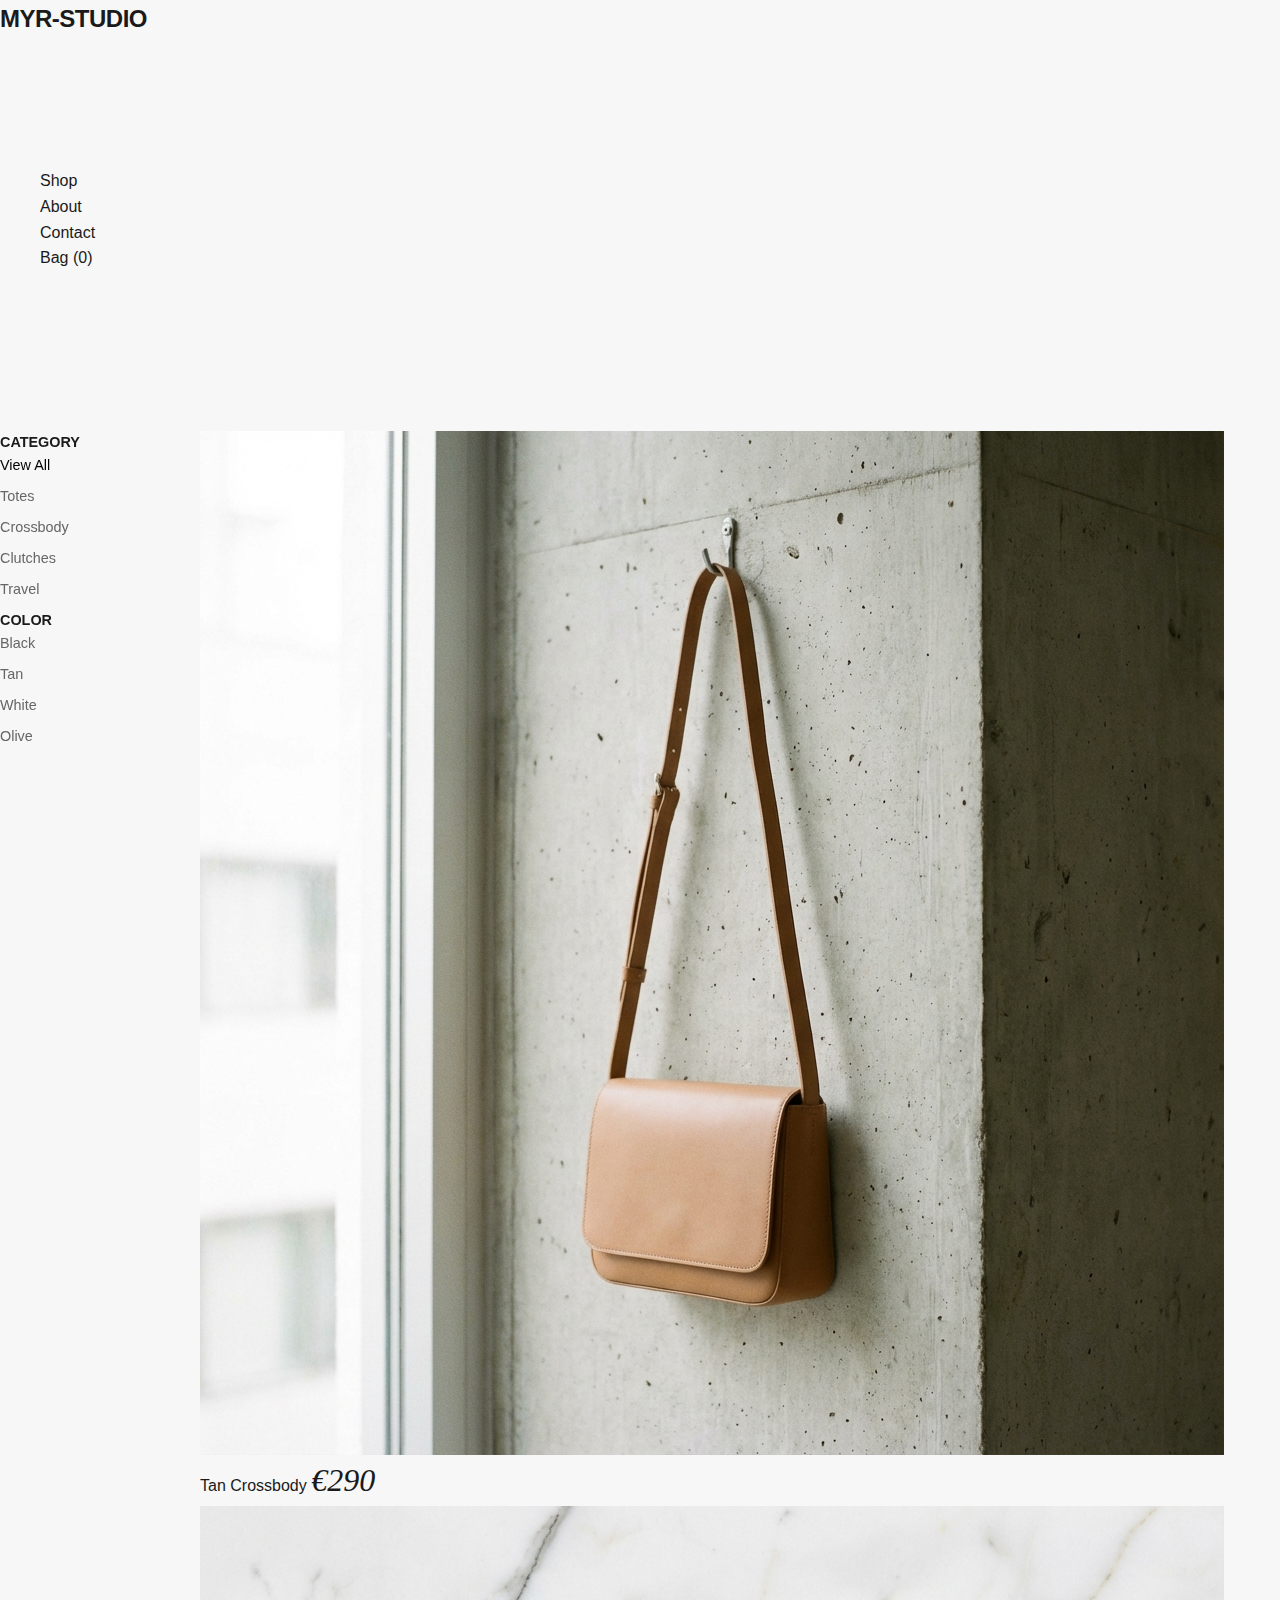
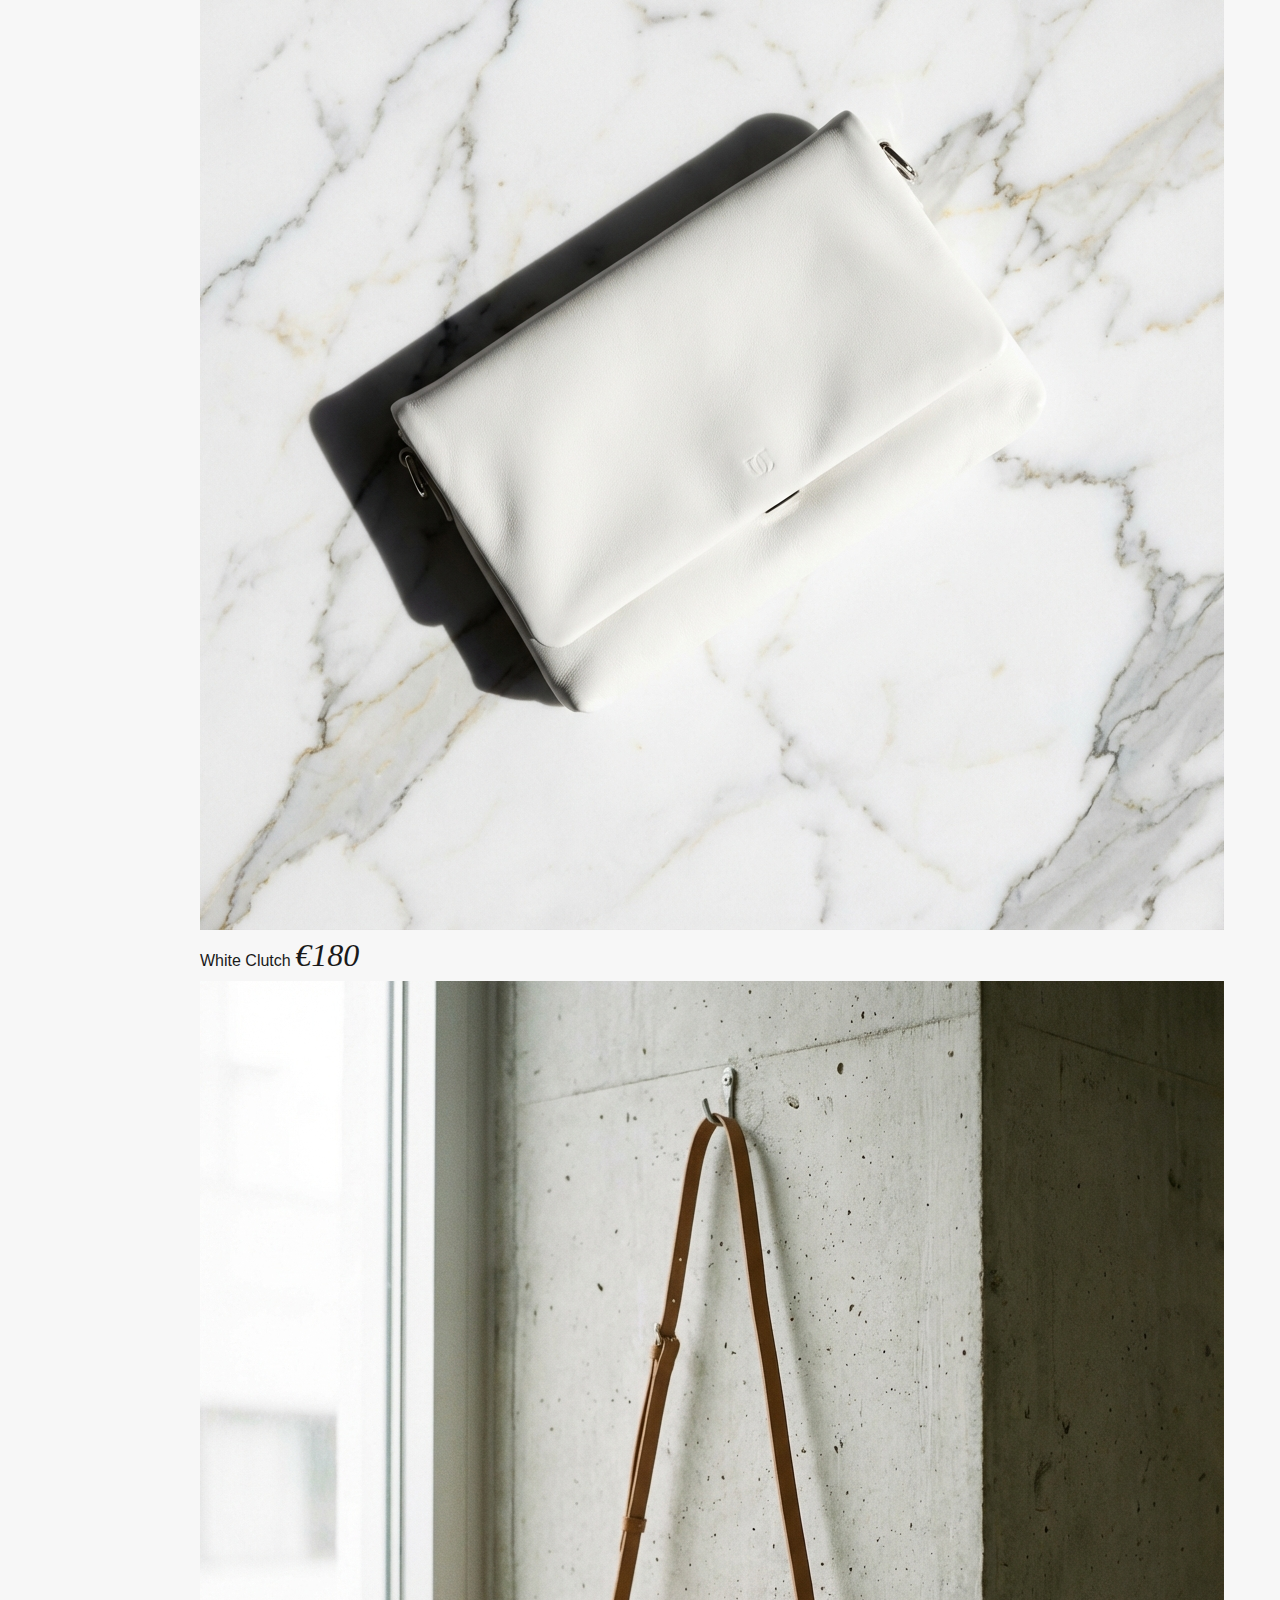
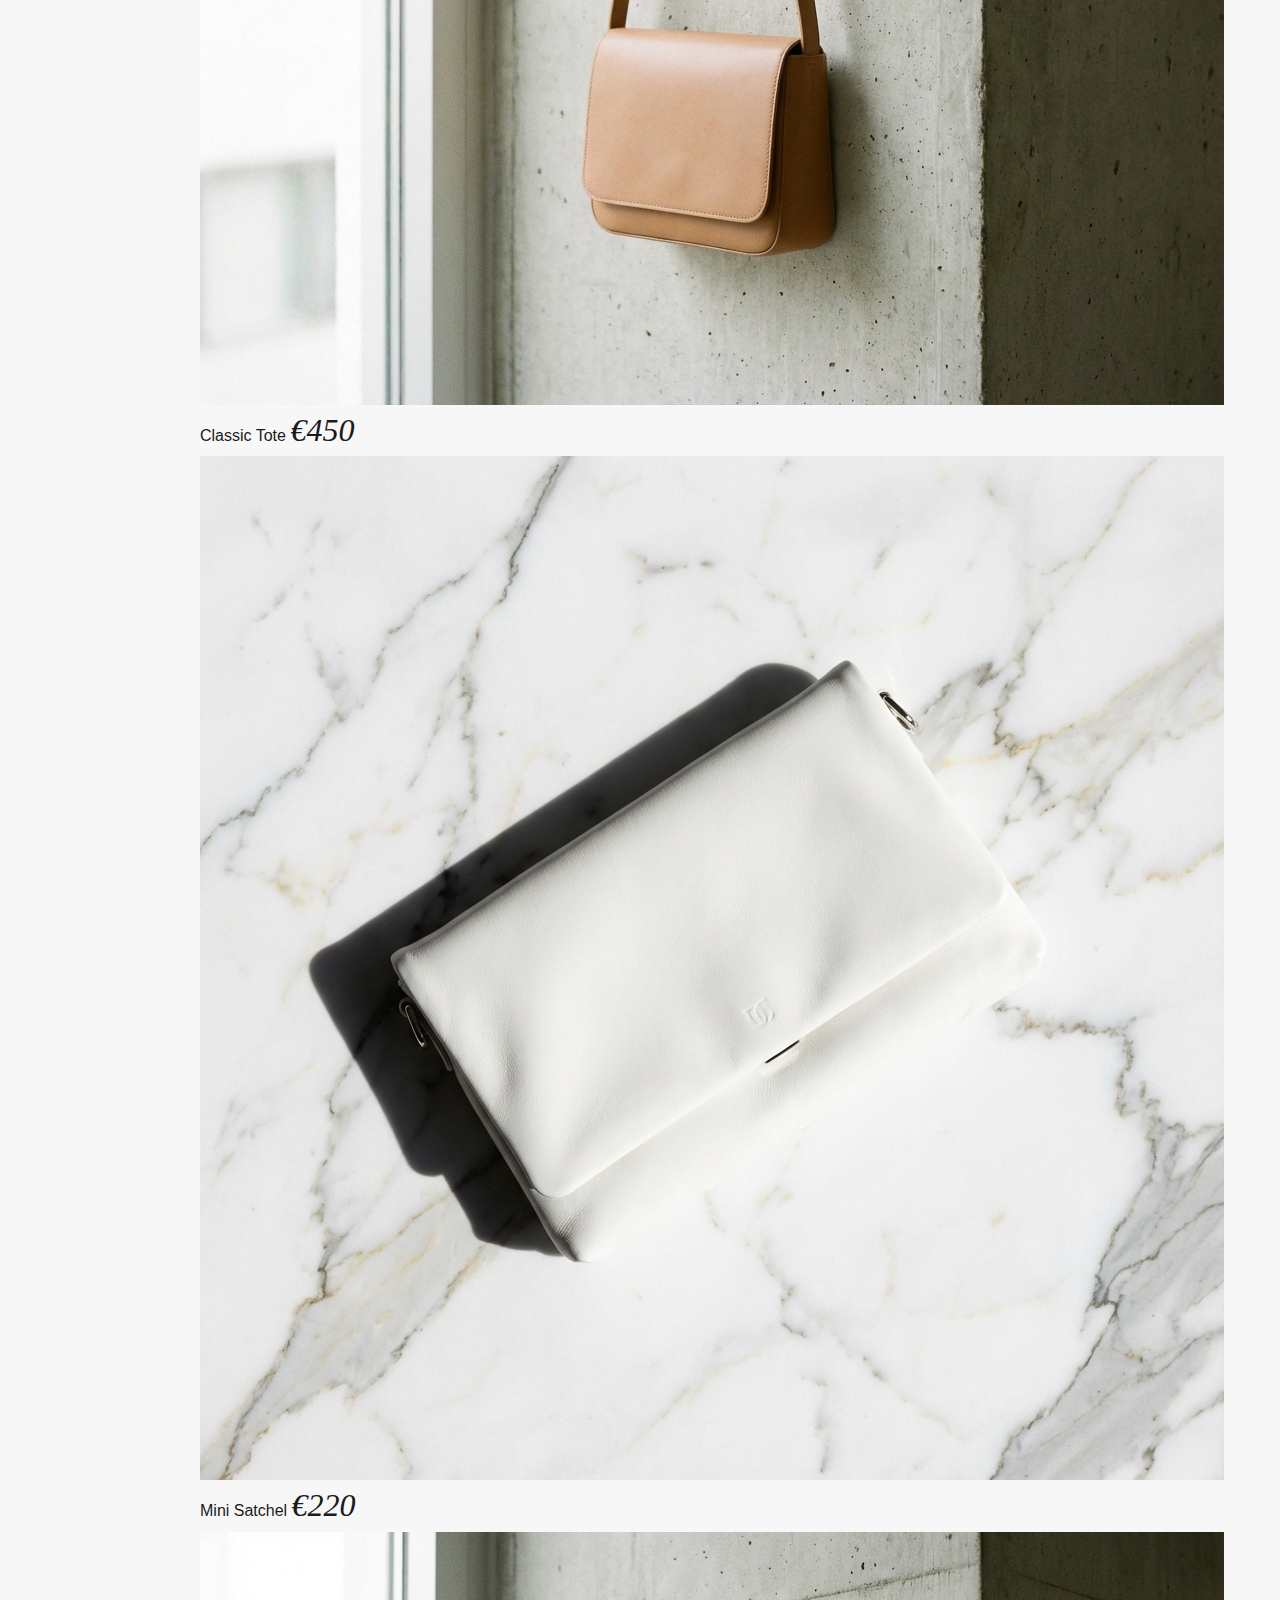
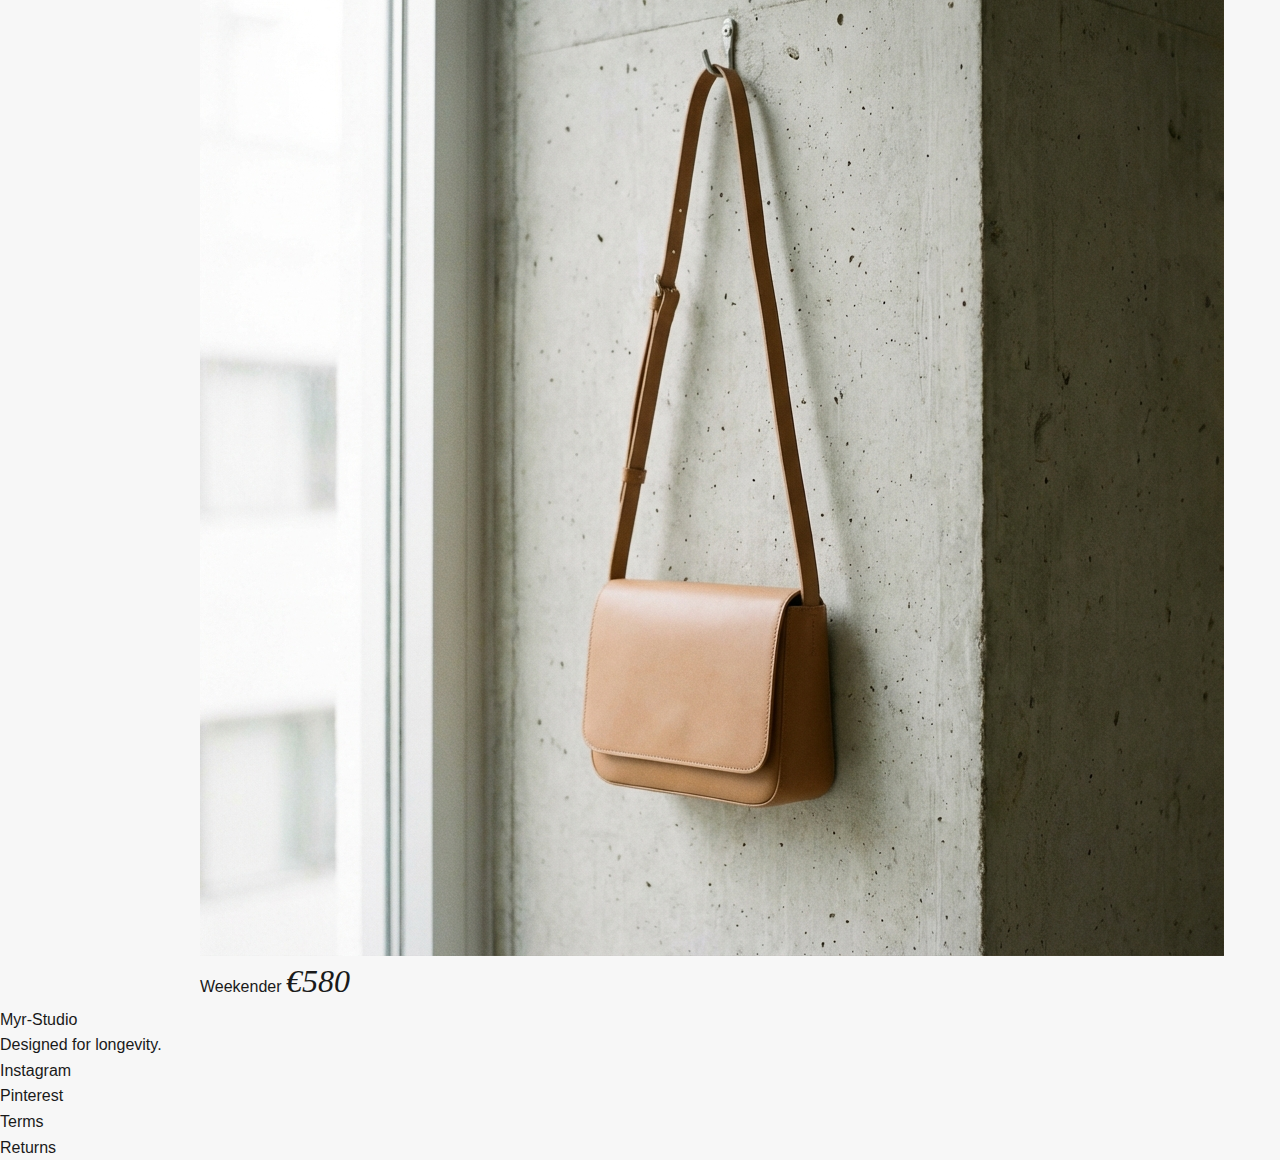
<file: shop.html>
<!DOCTYPE html>
<html lang="en">

<head>
    <meta charset="UTF-8">
    <meta name="viewport" content="width=device-width, initial-scale=1.0">
    <title>Shop | Myr-Studio</title>
    <link rel="stylesheet" href="style.css">
    <style>
        .shop-layout {
            display: grid;
            grid-template-columns: 200px 1fr;
            gap: var(--spacing-lg);
            padding-top: 120px;
            /* Space for fixed header */
        }

        .filters {
            position: sticky;
            top: 120px;
            height: fit-content;
        }

        .filter-group {
            margin-bottom: var(--spacing-md);
        }

        .filter-title {
            font-size: 0.9rem;
            font-weight: 700;
            text-transform: uppercase;
            margin-bottom: var(--spacing-sm);
            display: block;
        }

        .filter-list {
            list-style: none;
        }

        .filter-list li {
            margin-bottom: 0.5rem;
            font-size: 0.9rem;
            color: #666;
            cursor: pointer;
            transition: color 0.3s;
        }

        .filter-list li:hover {
            color: #000;
        }

        .filter-list li.active {
            color: #000;
            font-weight: 500;
        }

        @media (max-width: 768px) {
            .shop-layout {
                grid-template-columns: 1fr;
            }

            .filters {
                display: none;
                /* Hide filters on mobile for simplicity in this version */
            }
        }
    </style>
</head>

<body>
    <header>
        <nav class="container">
            <a href="index.html" class="logo">Myr-Studio</a>
            <ul class="nav-links">
                <li><a href="shop.html">Shop</a></li>
                <li><a href="#">About</a></li>
                <li><a href="#">Contact</a></li>
                <li><a href="#" class="cart-count">Bag (0)</a></li>
            </ul>
        </nav>
    </header>

    <main class="container shop-layout" data-theme="light">
        <aside class="filters fade-in">
            <div class="filter-group">
                <span class="filter-title">Category</span>
                <ul class="filter-list">
                    <li class="active">View All</li>
                    <li>Totes</li>
                    <li>Crossbody</li>
                    <li>Clutches</li>
                    <li>Travel</li>
                </ul>
            </div>
            <div class="filter-group">
                <span class="filter-title">Color</span>
                <ul class="filter-list">
                    <li>Black</li>
                    <li>Tan</li>
                    <li>White</li>
                    <li>Olive</li>
                </ul>
            </div>
        </aside>

        <section class="product-grid">
            <!-- Product 1 -->
            <a href="product.html" class="product-card fade-in">
                <div class="product-image">
                    <img src="assets/bag-1.png" alt="Tan Crossbody">
                </div>
                <div class="product-info">
                    <span class="product-name">Tan Crossbody</span>
                    <span class="product-price">€290</span>
                </div>
            </a>

            <!-- Product 2 -->
            <a href="product.html" class="product-card fade-in">
                <div class="product-image">
                    <img src="assets/bag-2.png" alt="White Clutch">
                </div>
                <div class="product-info">
                    <span class="product-name">White Clutch</span>
                    <span class="product-price">€180</span>
                </div>
            </a>

            <!-- Product 3 -->
            <a href="product.html" class="product-card fade-in">
                <div class="product-image">
                    <img src="assets/bag-1.png" alt="Classic Tote">
                </div>
                <div class="product-info">
                    <span class="product-name">Classic Tote</span>
                    <span class="product-price">€450</span>
                </div>
            </a>

            <!-- Product 4 -->
            <a href="product.html" class="product-card fade-in">
                <div class="product-image">
                    <img src="assets/bag-2.png" alt="Mini Satchel">
                </div>
                <div class="product-info">
                    <span class="product-name">Mini Satchel</span>
                    <span class="product-price">€220</span>
                </div>
            </a>

            <!-- Product 5 -->
            <a href="product.html" class="product-card fade-in">
                <div class="product-image">
                    <img src="assets/bag-1.png" alt="Weekender">
                </div>
                <div class="product-info">
                    <span class="product-name">Weekender</span>
                    <span class="product-price">€580</span>
                </div>
            </a>
        </section>
    </main>

    <footer class="container">
        <div class="footer-content">
            <div>
                <div class="footer-logo">Myr-Studio</div>
                <p>Designed for longevity.</p>
            </div>
            <div>
                <ul class="footer-links">
                    <li><a href="#">Instagram</a></li>
                    <li><a href="#">Pinterest</a></li>
                    <li><a href="#">Terms</a></li>
                    <li><a href="#">Returns</a></li>
                </ul>
            </div>
        </div>
    </footer>

    <script src="script.js"></script>
</body>

</html>
</file>
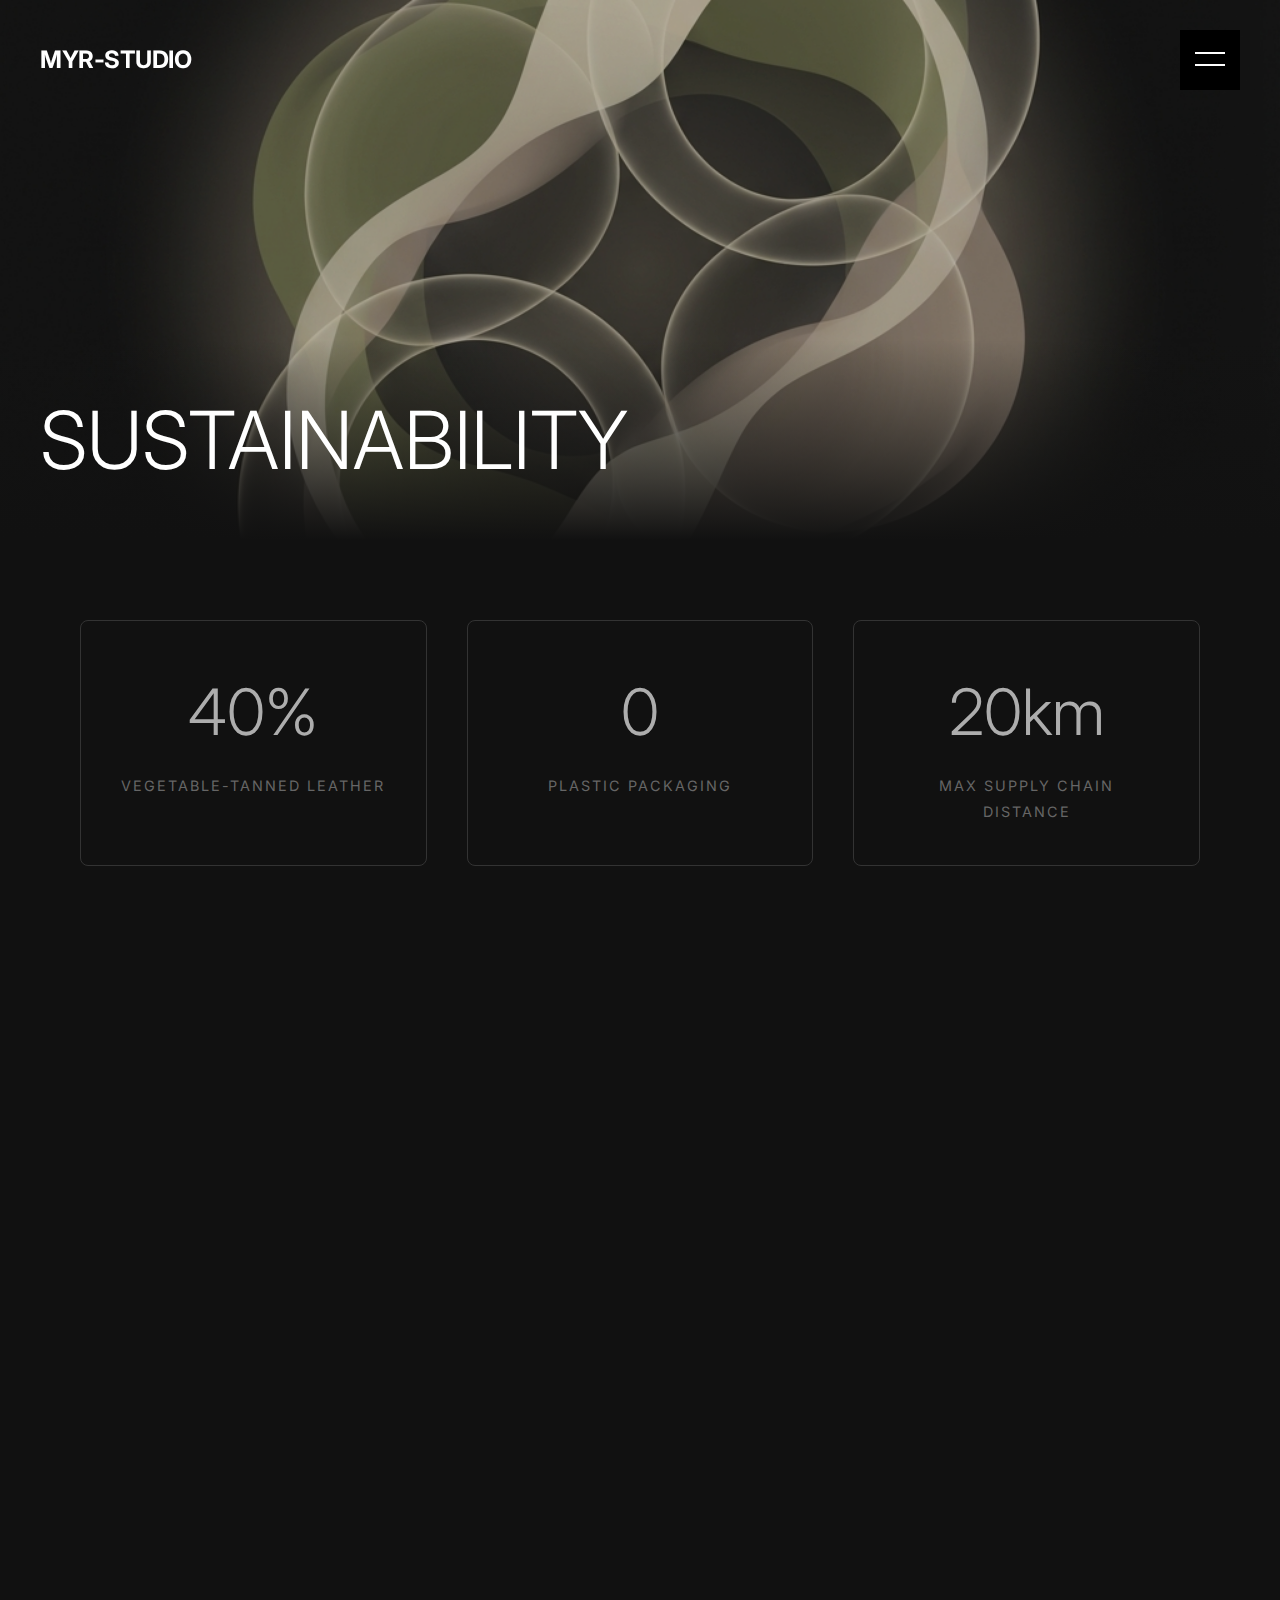
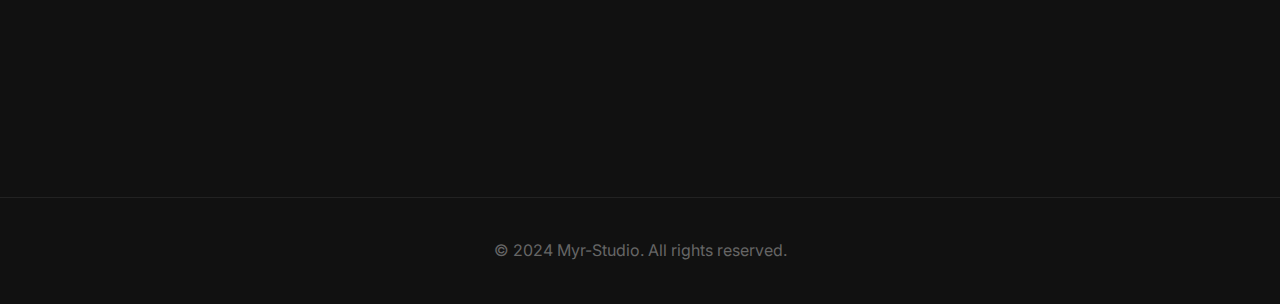
<file: sustainability.html>
<!DOCTYPE html>
<html lang="en">

<head>
    <meta charset="UTF-8">
    <meta name="viewport" content="width=device-width, initial-scale=1.0">
    <title>Sustainability - Myr-Studio</title>
    <link rel="stylesheet" href="style.css">
    <link rel="preconnect" href="https://fonts.googleapis.com">
    <link rel="preconnect" href="https://fonts.gstatic.com" crossorigin>
    <link href="https://fonts.googleapis.com/css2?family=Inter:wght@300;400;600&display=swap" rel="stylesheet">
    <style>
        .hero-banner {
            width: 100%;
            height: 60vh;
            position: relative;
            overflow: hidden;
            margin-bottom: 80px;
        }

        .hero-banner img {
            width: 100%;
            height: 100%;
            object-fit: cover;
            opacity: 0.7;
        }

        .hero-banner-overlay {
            position: absolute;
            bottom: 0;
            left: 0;
            right: 0;
            padding: 60px 40px;
            background: linear-gradient(transparent, #111);
        }

        .hero-banner-title {
            font-size: 5rem;
            font-weight: 300;
            text-transform: uppercase;
            line-height: 1;
        }

        .stat-grid {
            display: grid;
            grid-template-columns: repeat(3, 1fr);
            gap: 40px;
            margin: 80px 0;
            text-align: center;
        }

        .stat-item {
            padding: 40px;
            border: 1px solid #333;
            border-radius: 8px;
        }

        .stat-number {
            font-size: 4rem;
            font-weight: 300;
            color: #adadad;
            display: block;
            margin-bottom: 10px;
        }

        .stat-label {
            font-size: 0.9rem;
            text-transform: uppercase;
            letter-spacing: 2px;
            color: #666;
        }

        /* Mobile responsive styles */
        @media (max-width: 768px) {
            .stat-grid {
                grid-template-columns: 1fr;
                gap: 20px;
                margin: 40px 0;
            }

            .stat-item {
                padding: 25px;
            }

            .stat-number {
                font-size: 2.5rem;
            }

            .hero-banner {
                height: 40vh;
                margin-bottom: 40px;
            }

            .hero-banner-overlay {
                padding: 30px 20px;
            }

            .hero-banner-title {
                font-size: 2.5rem;
            }

            /* Force text-grid to single column */
            .text-grid {
                display: block !important;
            }

            .text-section {
                margin-bottom: 40px;
            }

            .text-section h2 {
                font-size: 1.5rem;
            }

            .text-section p {
                font-size: 1rem;
            }

            /* Page content mobile adjustments */
            .page-content {
                padding: 20px !important;
                padding-top: 0 !important;
            }
        }
    </style>
</head>

<body class="is-loading dark-theme">

    <!-- Header -->
    <header class="site-header">
        <a href="index.html" class="logo load-item">Myr-Studio</a>

        <div class="header-right load-item">
            <div class="menu-container">
                <div class="menu-trigger" id="menu-trigger">
                    <span class="line line-1"></span>
                    <span class="line line-2"></span>
                </div>

                <!-- Menu Popover -->
                <nav class="menu-dropdown" id="menu-dropdown">
                    <div class="menu-close-btn" id="menu-close-btn">
                        <span class="close-line"></span>
                        <span class="close-line"></span>
                    </div>
                    <ul class="nav-links">
                        <li><a href="index.html" class="menu-link">Home</a></li>
                        <li><a href="index.html#work" class="menu-link">Work</a></li>
                        <li><a href="index.html#savoir" class="menu-link">The Craft</a></li>
                        <li><a href="index.html#heritage" class="menu-link">Heritage</a></li>
                        <li><a href="sustainability.html" class="menu-link">Sustainability</a></li>
                        <li><a href="contact.html" class="menu-link">Contact</a></li>
                        <li><a href="cart.html" class="menu-link">Cart (<span id="cart-count">0</span>)</a></li>
                    </ul>
                </nav>
            </div>
        </div>
    </header>

    <!-- Hero Banner -->
    <div class="hero-banner">
        <img src="assets/sustainability-hero.png" alt="Sustainability">
        <div class="hero-banner-overlay">
            <h1 class="hero-banner-title">Sustainability</h1>
        </div>
    </div>

    <!-- Main Content -->
    <main class="page-content" style="padding-top: 0;">

        <!-- Stats Section -->
        <div class="stat-grid reveal-on-scroll">
            <div class="stat-item">
                <span class="stat-number" data-target="100" data-suffix="%">0%</span>
                <span class="stat-label">Vegetable-Tanned Leather</span>
            </div>
            <div class="stat-item">
                <span class="stat-number" data-target="0" data-suffix="">0</span>
                <span class="stat-label">Plastic Packaging</span>
            </div>
            <div class="stat-item">
                <span class="stat-number" data-target="50" data-suffix="km">0km</span>
                <span class="stat-label">Max Supply Chain Distance</span>
            </div>
        </div>

        <!-- Text Sections -->
        <div class="text-grid">
            <section class="text-section reveal-on-scroll">
                <h2>Our Ethos</h2>
                <p>We believe that true luxury lies in longevity. Myr-Studio bags are designed to age with you,
                    acquiring character rather than obsolescence. We reject the cycle of fast fashion in favor of slow,
                    deliberate creation.</p>
                <p style="margin-top: 20px; color: #888;">Each piece is built to last generations, not seasons. This is
                    our commitment to you and to the planet.</p>
            </section>

            <section class="text-section reveal-on-scroll">
                <h2>Materials</h2>
                <p>Our materials are sourced with an unwavering commitment to quality and ethics. We use
                    vegetable-tanned leathers that minimize chemical impact and recycled fabrics where performance meets
                    our aesthetic standards.</p>
                <p style="margin-top: 20px; color: #888;">Every supplier is vetted. Every hide is traceable.
                    Transparency is non-negotiable.</p>
            </section>

            <section class="text-section reveal-on-scroll">
                <h2>Production</h2>
                <p>Every piece is handcrafted in Italy by artisans who are paid fairly and treated with dignity. By
                    keeping our production local, we reduce our carbon footprint and ensure meticulous oversight of
                    every detail.</p>
                <p style="margin-top: 20px; color: #888;">Our atelier in Rome operates with a zero-waste philosophy.
                    Waste
                    leather is repurposed into small goods and accessories.</p>
            </section>
        </div>

        <!-- Closing Statement -->
        <div class="reveal-on-scroll"
            style="text-align: center; margin: 100px 0 60px 0; max-width: 700px; margin-left: auto; margin-right: auto;">
            <h2 style="font-size: 2rem; font-weight: 300; color: #adadad; margin-bottom: 30px;">Our Promise</h2>
            <p style="font-size: 1.3rem; line-height: 1.8; color: #ccc;">We are not perfect, but we are committed.
                Sustainability is a journey, not a destination. We continuously audit our practices, seek better
                alternatives, and hold ourselves accountable.</p>
        </div>

    </main>

    <!-- Footer -->
    <footer class="minimal-footer"
        style="padding: 40px; text-align: center; background: #111; color: #666; border-top: 1px solid #222;">
        <p>&copy; 2024 Myr-Studio. All rights reserved.</p>
    </footer>

    <script src="script.js"></script>
    <script>
        // Count-up animation for stats
        function animateCountUp() {
            const stats = document.querySelectorAll('.stat-number[data-target]');

            const observer = new IntersectionObserver((entries) => {
                entries.forEach(entry => {
                    if (entry.isIntersecting) {
                        const el = entry.target;
                        const target = parseInt(el.dataset.target);
                        const suffix = el.dataset.suffix || '';
                        const duration = 2000; // ms
                        const steps = 60;
                        const stepTime = duration / steps;
                        let current = 0;

                        const timer = setInterval(() => {
                            current += target / steps;
                            if (current >= target) {
                                current = target;
                                clearInterval(timer);
                            }
                            el.textContent = Math.floor(current) + suffix;
                        }, stepTime);

                        observer.unobserve(el);
                    }
                });
            }, { threshold: 0.5 });

            stats.forEach(stat => observer.observe(stat));
        }

        if (document.readyState === 'loading') {
            document.addEventListener('DOMContentLoaded', animateCountUp);
        } else {
            animateCountUp();
        }
    </script>
</body>

</html>
</file>
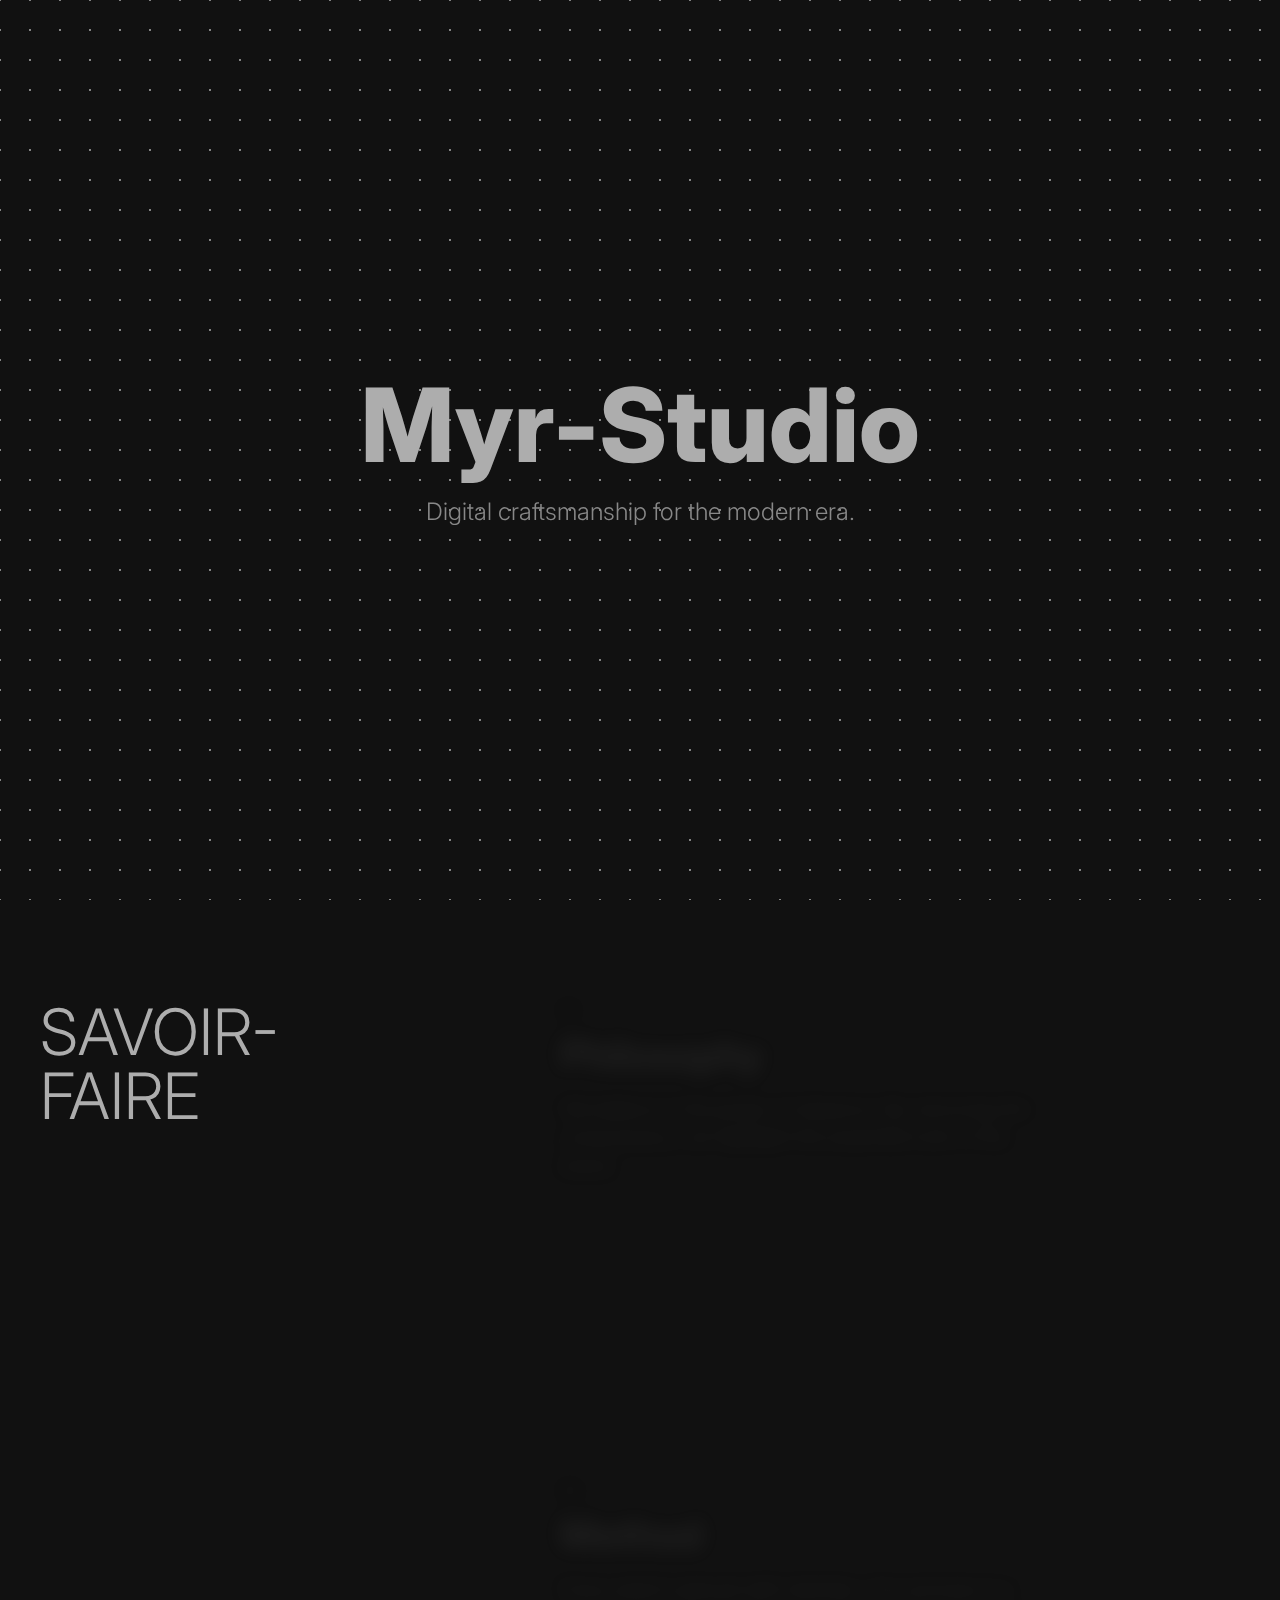
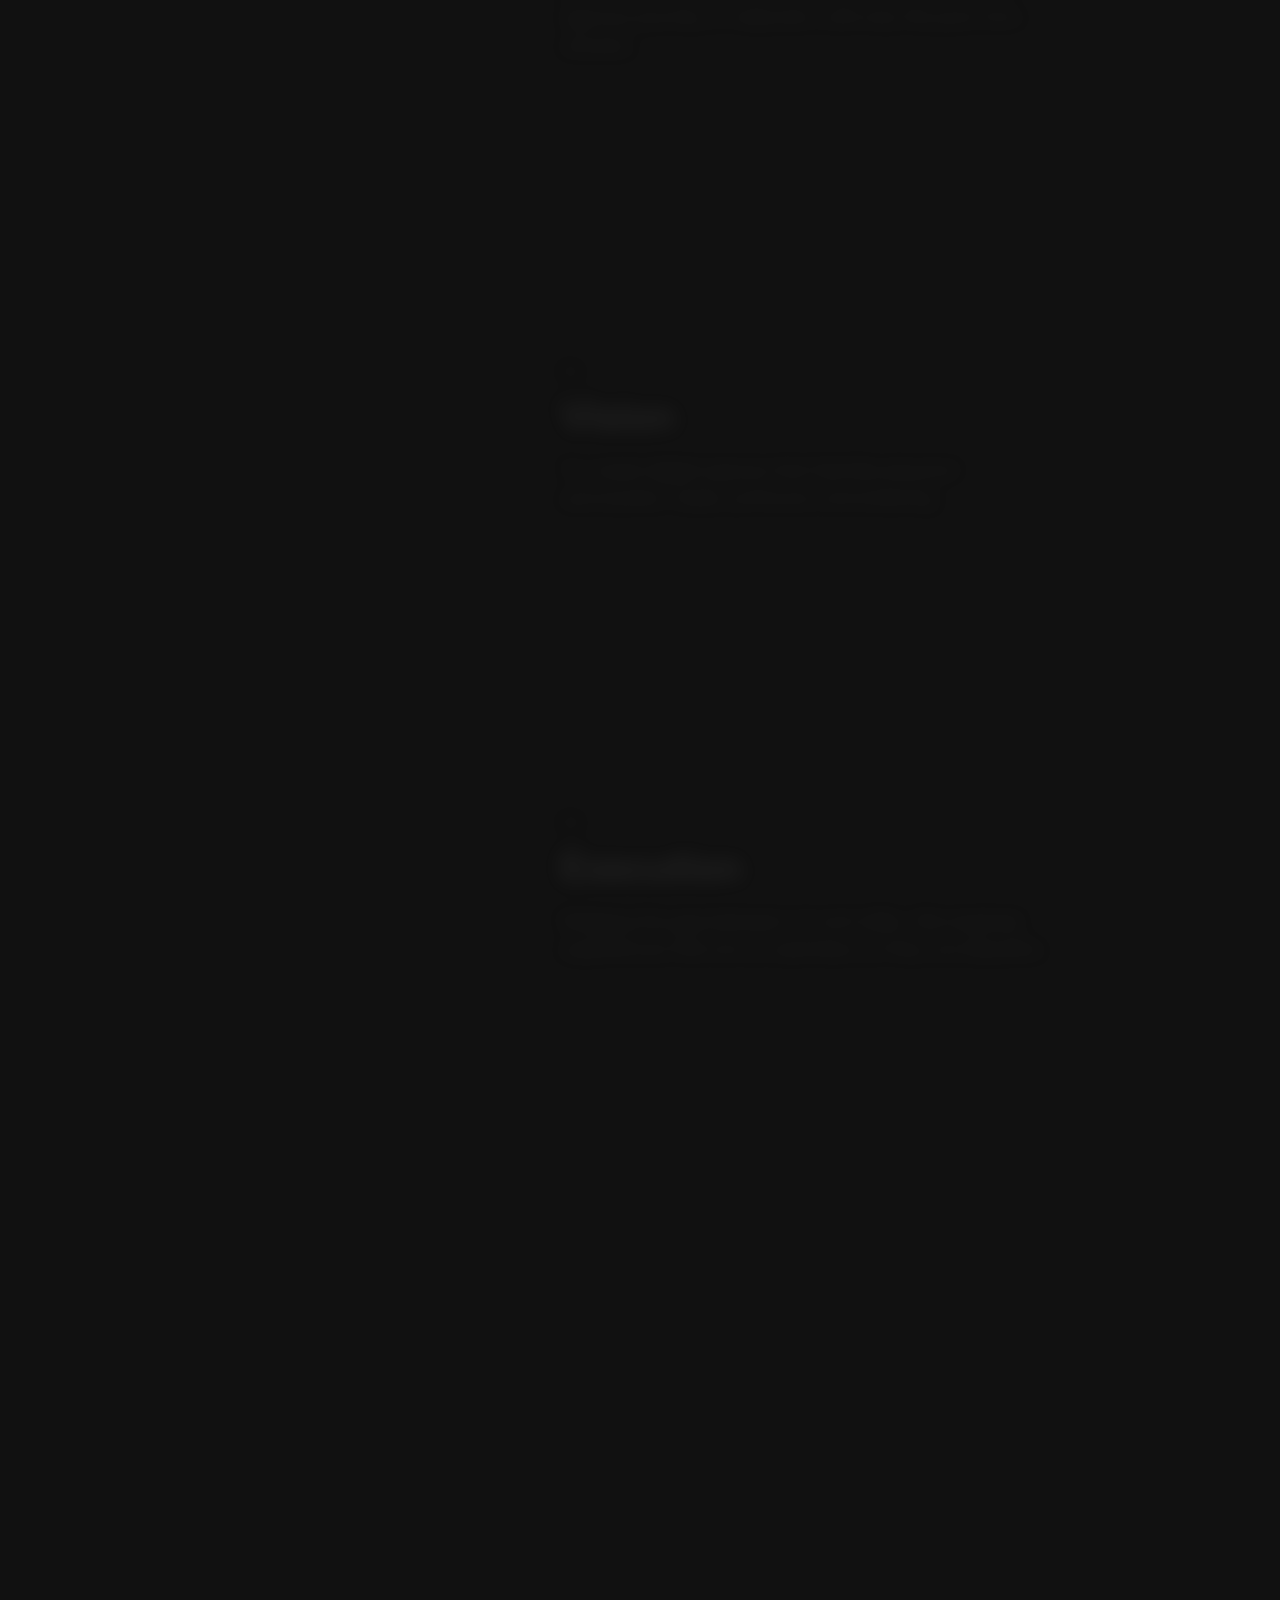
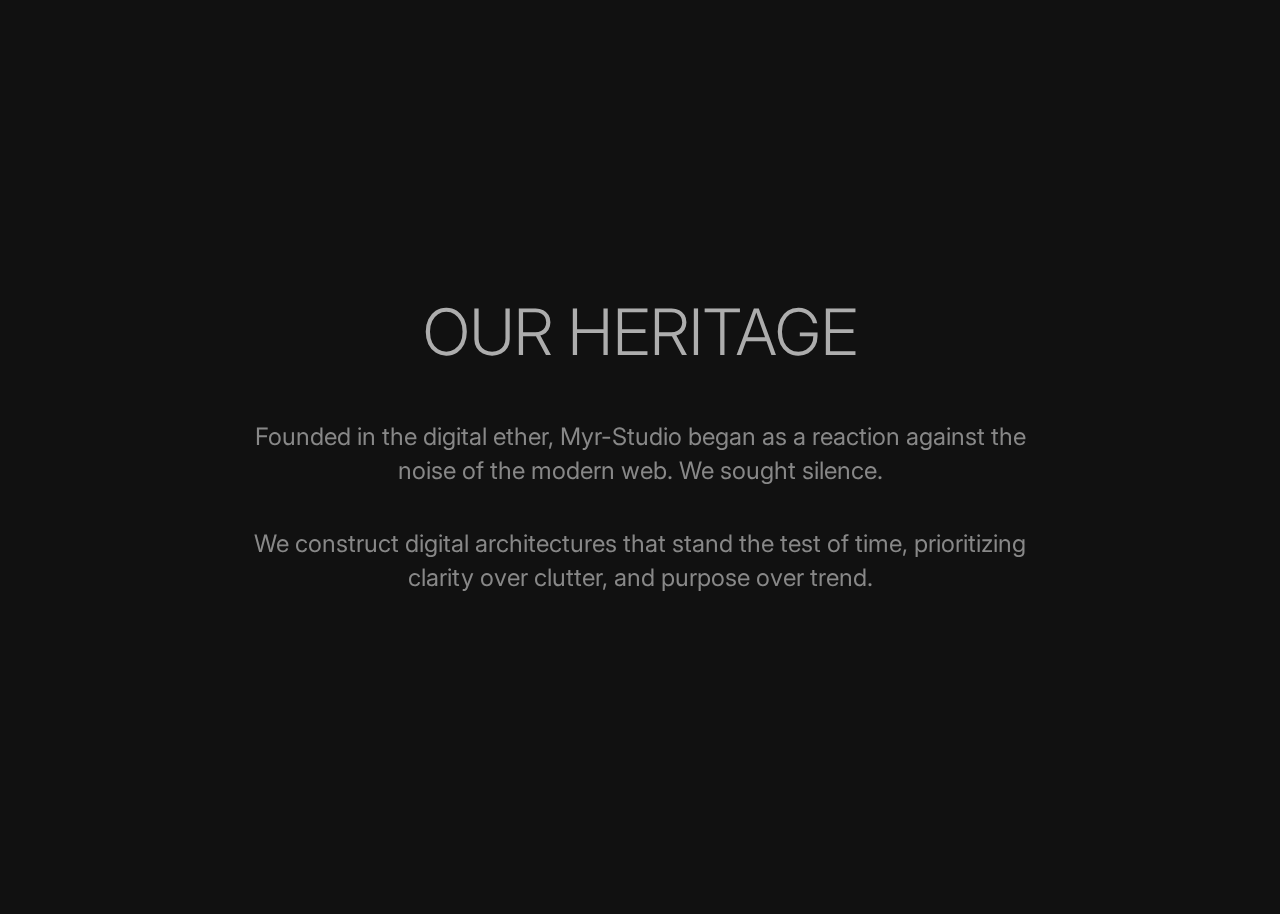
<file: test-background.html>
<!DOCTYPE html>
<html lang="en">

<head>
    <meta charset="UTF-8">
    <meta name="viewport" content="width=device-width, initial-scale=1.0">
    <title>Savoir-Faire Test | Myr-Studio</title>
    <link rel="preconnect" href="https://fonts.googleapis.com">
    <link rel="preconnect" href="https://fonts.gstatic.com" crossorigin>
    <link href="https://fonts.googleapis.com/css2?family=Inter:wght@300;400;600&display=swap" rel="stylesheet">
    <style>
        * {
            margin: 0;
            padding: 0;
            box-sizing: border-box;
        }

        html {
            scroll-behavior: smooth;
        }

        body {
            font-family: 'Inter', 'Helvetica Neue', 'Helvetica', 'Arial', sans-serif;
            background-color: #111;
            margin: 0;
            padding: 0;
            overflow-x: hidden;
        }

        /* Fixed canvas background */
        canvas {
            width: 100%;
            height: 100%;
            position: fixed;
            top: 0;
            left: 0;
            z-index: 0;
        }

        /* Scrollable container */
        .scroll-container {
            position: relative;
            z-index: 10;
        }

        /* Section styles */
        .section {
            min-height: 100vh;
            position: relative;
            padding: 100px 40px;
        }

        /* Hero Section */
        .hero-section {
            display: flex;
            align-items: center;
            justify-content: center;
            text-align: center;
            color: #ADADAD;
        }

        .hero-title {
            font-size: 8vw;
            line-height: 1;
            font-weight: 800;
            margin-bottom: 20px;
        }

        .hero-subtitle {
            font-size: 1.5rem;
            font-weight: 300;
            color: #888;
        }

        /* Savoir-Faire Section with sticky layout */
        .sticky-section {
            background-color: transparent;
            color: #ADADAD;
            min-height: 200vh;
        }

        .sticky-wrapper {
            display: flex;
            gap: 40px;
        }

        .sticky-title {
            flex: 0 0 40%;
            position: sticky;
            top: 150px;
            height: 100px;
        }

        .section-title {
            font-size: 4rem;
            font-weight: 300;
            text-transform: uppercase;
            line-height: 1;
            color: #ADADAD;
        }

        .sticky-content {
            flex: 1;
            padding-bottom: 250px;
        }

        .scroll-text-block {
            margin-bottom: 300px;
            opacity: 0.1;
            filter: blur(10px);
            transition: opacity 0.3s, filter 0.3s;
        }

        .scroll-text-block.in-view {
            opacity: 1;
            filter: blur(0);
        }

        .block-number {
            font-size: 1rem;
            color: #666;
            display: block;
            margin-bottom: 10px;
        }

        .scroll-text-block h3 {
            font-size: 2.5rem;
            margin-bottom: 15px;
            color: #ADADAD;
        }

        .scroll-text-block p {
            font-size: 1.2rem;
            color: #888;
            max-width: 500px;
            line-height: 1.5;
        }

        /* Heritage Section */
        .heritage-section {
            display: flex;
            align-items: center;
            justify-content: center;
            position: relative;
            color: #ADADAD;
            min-height: 100vh;
        }

        .heritage-content {
            position: relative;
            z-index: 2;
            text-align: center;
            max-width: 800px;
        }

        .heritage-title {
            font-size: 5vw;
            margin-bottom: 50px;
            font-weight: 300;
            text-transform: uppercase;
            color: #ADADAD;
        }

        .heritage-text-cols p {
            font-size: 1.5rem;
            margin-bottom: 40px;
            line-height: 1.4;
            color: #888;
        }

        /* Responsive */
        @media (max-width: 768px) {
            .hero-title {
                font-size: 12vw;
            }

            .sticky-wrapper {
                flex-direction: column;
            }

            .sticky-title {
                position: sticky;
                top: 80px;
                margin-bottom: 50px;
                background: transparent;
                z-index: 10;
                padding-bottom: 20px;
            }

            .section-title {
                font-size: 3rem;
            }

            .scroll-text-block {
                margin-bottom: 150px;
            }

            .scroll-text-block h3 {
                font-size: 2rem;
            }

            .heritage-title {
                font-size: 8vw;
            }

            .heritage-text-cols p {
                font-size: 1.2rem;
            }
        }
    </style>
</head>

<body>
    <!-- Fixed canvas background -->
    <canvas id="c"></canvas>

    <!-- Scrollable content -->
    <div class="scroll-container">
        <!-- Hero Section -->
        <section class="section hero-section">
            <div>
                <h1 class="hero-title">Myr-Studio</h1>
                <p class="hero-subtitle">Digital craftsmanship for the modern era.</p>
            </div>
        </section>

        <!-- Savoir-Faire Section -->
        <section class="section sticky-section">
            <div class="sticky-wrapper">
                <div class="sticky-title">
                    <h2 class="section-title">Savoir-<br>Faire</h2>
                </div>

                <div class="sticky-content">
                    <div class="scroll-text-block">
                        <span class="block-number">01.</span>
                        <h3>Philosophy</h3>
                        <p>We believe in the power of absence. By removing the unnecessary, we highlight the essential
                            truth of the brand.</p>
                    </div>
                    <div class="scroll-text-block">
                        <span class="block-number">02.</span>
                        <h3>Method</h3>
                        <p>Every pixel is placed with intention. Our process is a rigorous journey of reduction until
                            only the pure form remains.</p>
                    </div>
                    <div class="scroll-text-block">
                        <span class="block-number">03.</span>
                        <h3>Vision</h3>
                        <p>To create digital spaces that feel like physical sanctuaries. Quiet, profound, and enduring.
                        </p>
                    </div>
                    <div class="scroll-text-block">
                        <span class="block-number">04.</span>
                        <h3>Execution</h3>
                        <p>Bridging the gap between art and utility. We engineer experiences that are as seamless as
                            they are beautiful.</p>
                    </div>
                </div>
            </div>
        </section>

        <!-- Heritage Section -->
        <section class="section heritage-section">
            <div class="heritage-content">
                <h2 class="heritage-title">Our Heritage</h2>
                <div class="heritage-text-cols">
                    <p>Founded in the digital ether, Myr-Studio began as a reaction against the noise of the modern web.
                        We sought silence.</p>
                    <p>We construct digital architectures that stand the test of time, prioritizing clarity over
                        clutter, and purpose over trend.</p>
                </div>
            </div>
        </section>
    </div>

    <script>
        // Configuration parameters
        let parameters = {
            size: 30,
            radius: 1,
            proximity: 125,
            growth: 60,
            ease: 0.075
        };

        class Point {
            constructor(x, y) {
                this.x = x;
                this.y = y;
            }
        }

        class Circle {
            constructor(radius, x, y) {
                this._radius = radius;
                this.radius = radius;
                this.growthValue = 0;
                this.position = new Point(x, y);
            }

            /**
             * @param {CanvasRenderingContext2D} context
             * @param {number} ease
             */
            draw(context, ease) {
                this.radius += ((this._radius + this.growthValue) - (this.radius)) * ease;
                context.moveTo(this.position.x, this.position.y);
                context.arc(this.position.x, this.position.y, this.radius, 0, 2 * Math.PI);
            }

            addRadius(value) {
                this.growthValue = value;
            }

            get x() {
                return this.position.x;
            }

            set x(value) {
                this.position.x = value;
            }

            get y() {
                return this.position.y;
            }

            set y(value) {
                this.position.y = value;
            }
        }

        function init() {
            const canvas = document.getElementById("c");
            let circles = [];
            const context = canvas.getContext("2d");

            window.addEventListener("resize", resizeHandler);
            window.addEventListener("mousemove", mouseMoveHandler);
            window.addEventListener("touchmove", touchMoveHandler);
            window.addEventListener("scroll", scrollHandler);

            resizeHandler();
            build();
            animate();
            scrollHandler(); // Initial check

            function build() {
                circles = [];
                const {
                    size,
                    radius
                } = parameters;
                const columns = Math.ceil(window.innerWidth / size) + 1;
                const rows = Math.ceil(window.innerHeight / size) + 1;
                const amount = Math.ceil(columns * rows);
                for (let i = 0; i < amount; i++) {
                    const column = i % columns;
                    const row = ~~(i / columns);
                    circles.push(new Circle(radius, size * column, size * row));
                }
            }

            function mouseMoveHandler(event) {
                proximityHandler(event);
            }

            function touchMoveHandler(event) {
                proximityHandler(event.touches[0]);
            }

            function proximityHandler(event) {
                const {
                    proximity,
                    growth
                } = parameters;
                for (let c of circles) {
                    let distance = Math.sqrt(Math.pow(c.x - event.clientX, 2) + Math.pow(c.y - event.clientY, 2));
                    let d = map(distance, c._radius, c._radius + proximity, growth, 0);
                    if (d < 0) d = 0;
                    c.addRadius(d);
                }
            }

            function animate() {
                context.clearRect(0, 0, window.innerWidth, window.innerHeight);
                context.save();
                context.beginPath();
                // Inverted colors: use #ADADAD for circles
                context.fillStyle = "#ADADAD";
                context.clearRect(0, 0, window.innerWidth, window.innerHeight);
                for (let circle of circles) {
                    circle.draw(context, parameters.ease);
                }
                context.fill();
                context.restore();
                requestAnimationFrame(animate);
            }

            function resizeHandler() {
                resizeCanvas(canvas);
                build();
            }

            function scrollHandler() {
                const blocks = document.querySelectorAll('.scroll-text-block');
                blocks.forEach(block => {
                    const rect = block.getBoundingClientRect();
                    const windowHeight = window.innerHeight;

                    // Add in-view class when block is in center 50% of viewport
                    if (rect.top < windowHeight * 0.7 && rect.bottom > windowHeight * 0.3) {
                        block.classList.add('in-view');
                    } else {
                        block.classList.remove('in-view');
                    }
                });
            }
        }

        function normalize(value, min, max) {
            return (value - min) / (max - min);
        }

        function interpolate(value, min, max) {
            return min + (max - min) * value;
        }

        function map(value, min1, max1, min2, max2) {
            return interpolate(normalize(value, min1, max1), min2, max2);
        }

        function resizeCanvas(canvas) {
            canvas.width = window.innerWidth;
            canvas.height = window.innerHeight;
        }

        // Initialize on load
        window.addEventListener('load', init);
    </script>
</body>

</html>
</file>
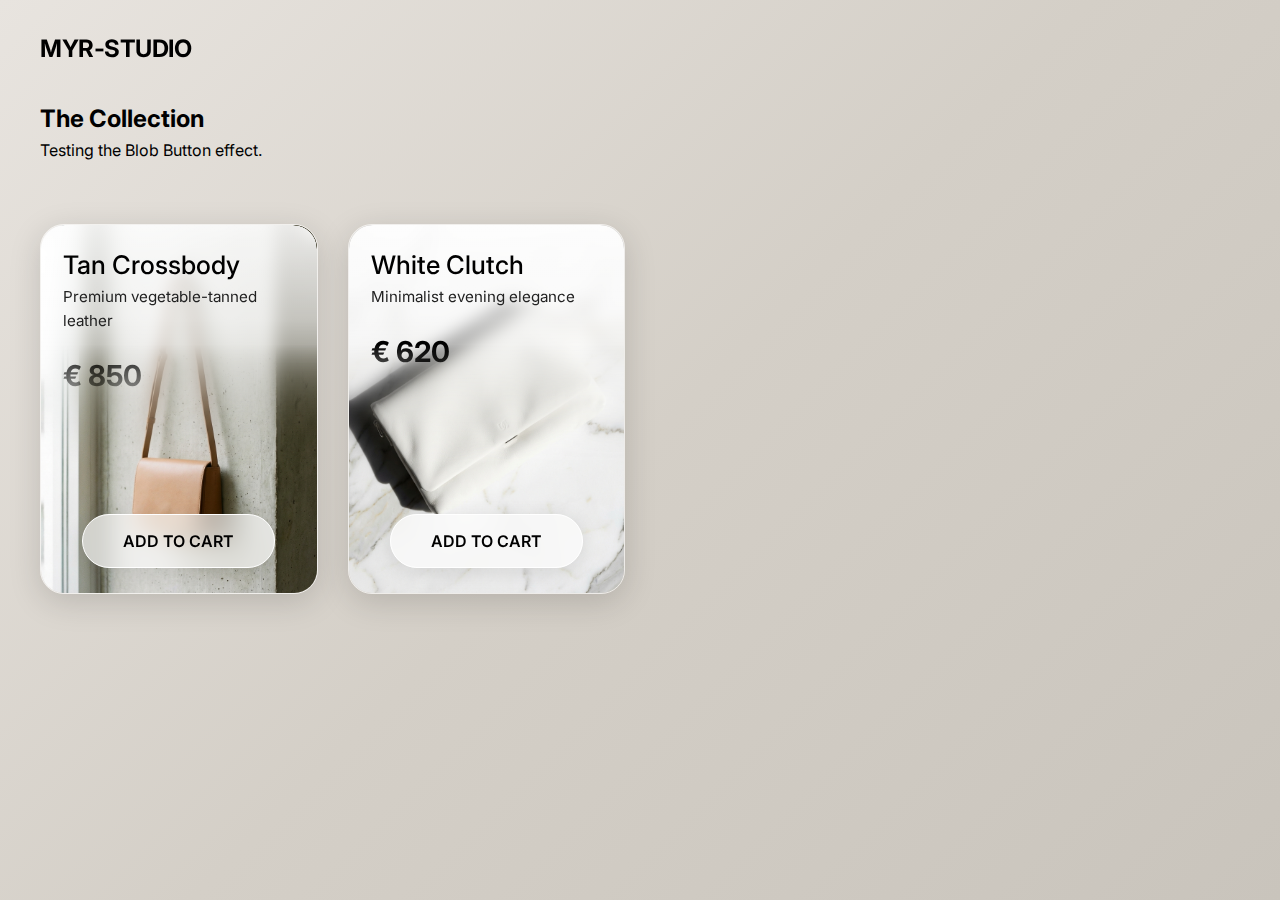
<file: test-blob-buttons.html>
<!DOCTYPE html>
<html lang="en">

<head>
    <meta charset="UTF-8">
    <meta name="viewport" content="width=device-width, initial-scale=1.0">
    <title>Blob Button Test | Myr-Studio</title>
    <link rel="stylesheet" href="style.css">
    <link rel="preconnect" href="https://fonts.googleapis.com">
    <link rel="preconnect" href="https://fonts.gstatic.com" crossorigin>
    <link href="https://fonts.googleapis.com/css2?family=Inter:wght@300;400;600&display=swap" rel="stylesheet">
    <style>
        /* Refined Blob Button - Matching Original Glossy Style */
        .blob-btn {
            z-index: 1;
            position: relative;
            padding: 16px 40px;
            /* Match glossy-add-btn */
            background: rgba(255, 255, 255, 0.65);
            backdrop-filter: blur(12px);
            -webkit-backdrop-filter: blur(12px);
            border: 1px solid #fff;
            border-radius: 50px;
            font-size: 1rem;
            font-weight: 600;
            font-family: 'Inter', sans-serif;
            color: #000;
            cursor: pointer;
            transition: all 0.3s ease;
            box-shadow: 0 4px 20px rgba(0, 0, 0, 0.1);
            text-align: center;
            text-transform: uppercase;
            outline: none;
            overflow: hidden;
            display: inline-block;
        }

        /* Hover Effect (Button Lift only, no blobs) */
        .blob-btn:hover {
            background: rgba(255, 255, 255, 0.85);
            transform: translateY(-2px);
            box-shadow: 0 8px 25px rgba(0, 0, 0, 0.15);
            color: #000;
        }

        /* Active State (Triggered by JS click) - Blobs appear, Text turns white */
        .blob-btn.active {
            color: #fff;
            background: rgba(0, 0, 0, 0.05);
            /* Slight darken for contrast while blobs fill */
        }

        .blob-btn__inner {
            z-index: -1;
            overflow: hidden;
            position: absolute;
            left: 0;
            top: 0;
            width: 100%;
            height: 100%;
            border-radius: 50px;
            background: transparent;
        }

        .blob-btn__blobs {
            position: relative;
            display: block;
            height: 100%;
            filter: url('#goo');
        }

        .blob-btn__blob {
            position: absolute;
            top: 0;
            width: 25%;
            height: 100%;
            background: #000;
            border-radius: 100%;
            transform: translate3d(0, 150%, 0) scale(1.7);
            transition: transform 0.45s;
        }

        @supports(filter: url('#goo')) {
            .blob-btn__blob {
                transform: translate3d(0, 150%, 0) scale(1.4);
            }
        }

        .blob-btn__blob:nth-child(1) {
            left: 0%;
            transition-delay: 0s;
        }

        .blob-btn__blob:nth-child(2) {
            left: 30%;
            transition-delay: 0.08s;
        }

        .blob-btn__blob:nth-child(3) {
            left: 60%;
            transition-delay: 0.16s;
        }

        .blob-btn__blob:nth-child(4) {
            left: 90%;
            transition-delay: 0.24s;
        }

        /* ONLY animate blobs on .active class */
        .blob-btn.active .blob-btn__blob {
            transform: translate3d(0, 0, 0) scale(1.7);
        }

        @supports(filter: url('#goo')) {
            .blob-btn.active .blob-btn__blob {
                transform: translate3d(0, 0, 0) scale(1.4);
            }
        }

        /* Adjust positioning for this test page */
        .glossy-card-bottom {
            bottom: 25px;
        }
    </style>
</head>

<body class="loaded">
    <header class="site-header light-theme-active">
        <a href="index.html" class="logo">Myr-Studio</a>
    </header>

    <main>
        <section id="work" class="section work-section" data-theme="light">
            <div class="content-wrapper">
                <div class="section-header">
                    <h2 class="section-title">The Collection</h2>
                    <p class="section-desc">Testing the Blob Button effect.</p>
                </div>

                <div class="glossy-product-grid">
                    <!-- Product 1 -->
                    <div class="glossy-card">
                        <div class="glossy-card-bg">
                            <img src="assets/bag-1.png" alt="Tan Crossbody">
                        </div>
                        <div class="glossy-overlay">
                            <h3 class="glossy-card-name">Tan Crossbody</h3>
                            <p class="glossy-card-desc">Premium vegetable-tanned leather</p>
                            <span class="glossy-card-price">€ 850</span>
                        </div>
                        <div class="glossy-card-bottom">
                            <button class="blob-btn">
                                Add to Cart
                                <span class="blob-btn__inner">
                                    <span class="blob-btn__blobs">
                                        <span class="blob-btn__blob"></span>
                                        <span class="blob-btn__blob"></span>
                                        <span class="blob-btn__blob"></span>
                                        <span class="blob-btn__blob"></span>
                                    </span>
                                </span>
                            </button>
                        </div>
                    </div>

                    <!-- Product 2 -->
                    <div class="glossy-card">
                        <div class="glossy-card-bg">
                            <img src="assets/bag-2.png" alt="White Clutch">
                        </div>
                        <div class="glossy-overlay">
                            <h3 class="glossy-card-name">White Clutch</h3>
                            <p class="glossy-card-desc">Minimalist evening elegance</p>
                            <span class="glossy-card-price">€ 620</span>
                        </div>
                        <div class="glossy-card-bottom">
                            <button class="blob-btn">
                                Add to Cart
                                <span class="blob-btn__inner">
                                    <span class="blob-btn__blobs">
                                        <span class="blob-btn__blob"></span>
                                        <span class="blob-btn__blob"></span>
                                        <span class="blob-btn__blob"></span>
                                        <span class="blob-btn__blob"></span>
                                    </span>
                                </span>
                            </button>
                        </div>
                    </div>
                </div>
            </div>
        </section>
    </main>

    <!-- SVG Filter for Gooey Effect -->
    <svg xmlns="http://www.w3.org/2000/svg" version="1.1" style="display: none;">
        <defs>
            <filter id="goo">
                <feGaussianBlur in="SourceGraphic" result="blur" stdDeviation="10"></feGaussianBlur>
                <feColorMatrix in="blur" mode="matrix" values="1 0 0 0 0 0 1 0 0 0 0 0 1 0 0 0 0 0 21 -7" result="goo">
                </feColorMatrix>
                <feBlend in2="goo" in="SourceGraphic" result="mix"></feBlend>
            </filter>
        </defs>
    </svg>

    <script src="lenis.js"></script>
    <script src="script.js"></script>
    <script>
        document.querySelectorAll('.blob-btn').forEach(btn => {
            btn.addEventListener('click', function (e) {
                e.preventDefault();
                const self = this;

                // Trigger active state
                self.classList.add('active');

                // Revert after 3 seconds
                setTimeout(() => {
                    self.classList.remove('active');
                }, 3000);
            });
        });
    </script>
</body>

</html>
</file>
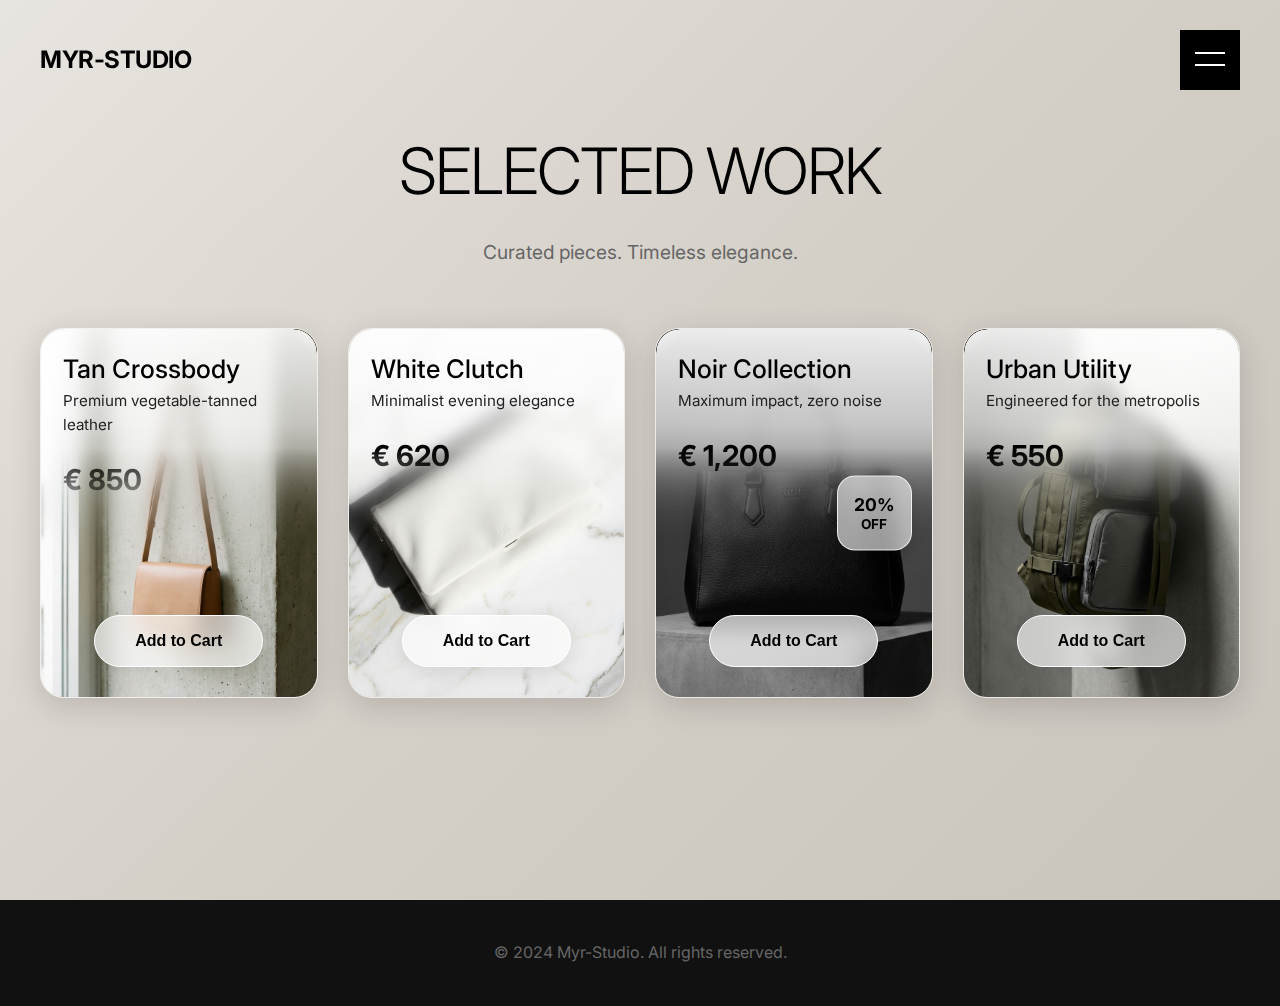
<file: test-glossy-cards.html>
<!DOCTYPE html>
<html lang="en">

<head>
    <meta charset="UTF-8">
    <meta name="viewport" content="width=device-width, initial-scale=1.0">
    <title>Work Section - Glossy Cards Test | Myr-Studio</title>
    <link rel="stylesheet" href="style.css">
    <link rel="preconnect" href="https://fonts.googleapis.com">
    <link rel="preconnect" href="https://fonts.gstatic.com" crossorigin>
    <link href="https://fonts.googleapis.com/css2?family=Inter:wght@300;400;600&display=swap" rel="stylesheet">
    <style>
        /* Test page specific styles */
        .test-work-section {
            background: linear-gradient(135deg, #e8e4df 0%, #d4cfc7 50%, #c9c4bc 100%);
            min-height: 100vh;
            padding: 120px 40px 80px 40px;
            color: #000;
        }

        .section-header {
            text-align: center;
            margin-bottom: 60px;
        }

        .section-title {
            font-size: 4rem;
            font-weight: 300;
            text-transform: uppercase;
            letter-spacing: -2px;
            margin-bottom: 15px;
        }

        .section-desc {
            font-size: 1.2rem;
            color: #666;
        }

        /* Glossy Product Grid */
        .glossy-product-grid {
            display: grid;
            grid-template-columns: repeat(4, 1fr);
            gap: 30px;
            max-width: 1400px;
            margin: 0 auto;
        }

        /* Card with Image Background - Added Border per reference */
        .glossy-card {
            position: relative;
            border-radius: 24px;
            overflow: hidden;
            cursor: pointer;
            transition: transform 0.4s ease, box-shadow 0.4s ease;
            aspect-ratio: 3/4;
            box-shadow: 0 8px 32px rgba(0, 0, 0, 0.15);
            border: 1px solid rgba(255, 255, 255, 0.6);
            /* Added white border */
        }

        .glossy-card:hover {
            transform: translateY(-8px) scale(1.02);
            box-shadow: 0 20px 50px rgba(0, 0, 0, 0.25);
            border-color: rgba(255, 255, 255, 0.9);
        }

        /* Background Image */
        .glossy-card-bg {
            position: absolute;
            top: 0;
            left: 0;
            width: 100%;
            height: 100%;
            z-index: 1;
        }

        .glossy-card-bg img {
            width: 100%;
            height: 100%;
            object-fit: cover;
            transition: transform 0.6s ease;
        }

        .glossy-card:hover .glossy-card-bg img {
            transform: scale(1.08);
        }

        /* Glassmorphism Overlay - Stronger white at top fading down */
        .glossy-overlay {
            position: absolute;
            top: 0;
            left: 0;
            right: 0;
            height: 65%;
            /* Restrict height so it doesn't cover bottom */
            z-index: 2;
            padding: 25px 22px;
            /* Gradient: White top to transparent */
            background: linear-gradient(180deg,
                    rgba(255, 255, 255, 0.9) 0%,
                    rgba(255, 255, 255, 0.7) 40%,
                    rgba(255, 255, 255, 0) 100%);

            backdrop-filter: blur(8px);
            -webkit-backdrop-filter: blur(8px);

            /* Gradient Mask: Fades the blur/white out smoothly */
            -webkit-mask-image: linear-gradient(to bottom, black 50%, transparent 100%);
            mask-image: linear-gradient(to bottom, black 50%, transparent 100%);

            border-radius: 24px 24px 0 0;
            pointer-events: none;
        }

        /* Product Info in Overlay - BLACK TEXT */
        .glossy-card-name {
            font-size: 1.6rem;
            font-weight: 500;
            margin-bottom: 4px;
            color: #000;
            line-height: 1.2;
        }

        .glossy-card-desc {
            font-size: 0.95rem;
            color: #222;
            margin-bottom: 20px;
            font-weight: 400;
        }

        .glossy-card-price {
            font-size: 1.8rem;
            font-weight: 700;
            color: #000;
            display: block;
            margin-bottom: 5px;
        }

        .glossy-card-old-price {
            font-size: 1rem;
            color: #666;
            text-decoration: line-through;
            font-style: italic;
        }

        /* Bottom Section for Button */
        .glossy-card-bottom {
            position: absolute;
            bottom: 30px;
            left: 0;
            right: 0;
            z-index: 3;
            padding: 0 25px;
            display: flex;
            justify-content: center;
        }

        /* Glossy Pill Button - Milky Glass Look */
        /* Glossy Pill Button - Milky Glass Look */
        .glossy-add-btn {
            padding: 16px 40px;
            background: rgba(255, 255, 255, 0.65);
            backdrop-filter: blur(12px);
            -webkit-backdrop-filter: blur(12px);
            border: 1px solid #fff;
            border-radius: 50px;
            font-size: 1rem;
            font-weight: 600;
            color: #000;
            cursor: pointer;
            transition: all 0.3s ease;
            box-shadow: 0 4px 20px rgba(0, 0, 0, 0.1);
        }

        .glossy-add-btn:hover {
            background: rgba(255, 255, 255, 0.85);
            transform: translateY(-2px);
            box-shadow: 0 8px 25px rgba(0, 0, 0, 0.15);
        }

        /* Badge - Glassy Square */
        .glossy-badge {
            position: absolute;
            top: 50%;
            right: 20px;
            transform: translateY(-50%);
            width: 75px;
            /* Fixed square size */
            height: 75px;
            /* Fixed square size */
            background: rgba(255, 255, 255, 0.6);
            backdrop-filter: blur(8px);
            border-radius: 18px;
            font-size: 0.85rem;
            font-weight: 700;
            color: #000;
            z-index: 4;
            border: 1px solid rgba(255, 255, 255, 0.8);
            box-shadow: 0 4px 15px rgba(0, 0, 0, 0.1);

            /* Center content */
            display: flex;
            flex-direction: column;
            justify-content: center;
            align-items: center;
            padding: 0;
            line-height: 1.1;
        }

        .glossy-badge span {
            display: block;
            font-size: 1.1rem;
            margin-bottom: 2px;
        }

        @media (max-width: 900px) {
            .glossy-product-grid {
                grid-template-columns: repeat(2, 1fr);
            }
        }

        @media (max-width: 600px) {
            .glossy-product-grid {
                grid-template-columns: 1fr;
                max-width: 350px;
            }

            .section-title {
                font-size: 2.5rem;
            }

            .test-work-section {
                padding: 100px 20px 60px 20px;
            }

            .glossy-card {
                aspect-ratio: 2/3;
            }
        }
    </style>
</head>

<body class="is-loading">

    <!-- Header -->
    <header class="site-header">
        <a href="index.html" class="logo load-item">Myr-Studio</a>

        <div class="header-right load-item">
            <div class="menu-container">
                <div class="menu-trigger" id="menu-trigger">
                    <span class="line line-1"></span>
                    <span class="line line-2"></span>
                </div>

                <nav class="menu-dropdown" id="menu-dropdown">
                    <div class="menu-close-btn" id="menu-close-btn">
                        <span class="close-line"></span>
                        <span class="close-line"></span>
                    </div>
                    <ul class="nav-links">
                        <li><a href="index.html" class="menu-link">Home</a></li>
                        <li><a href="index.html#work" class="menu-link">Work</a></li>
                        <li><a href="index.html#savoir" class="menu-link">Savoir-Faire</a></li>
                        <li><a href="index.html#heritage" class="menu-link">Heritage</a></li>
                        <li><a href="sustainability.html" class="menu-link">Sustainability</a></li>
                        <li><a href="contact.html" class="menu-link">Contact</a></li>
                        <li><a href="cart.html" class="menu-link">Cart (<span id="cart-count">0</span>)</a></li>
                    </ul>
                </nav>
            </div>
        </div>
    </header>

    <!-- Test Work Section with Glossy Cards -->
    <section class="test-work-section" data-theme="light">
        <div class="section-header">
            <h2 class="section-title reveal-on-scroll">Selected Work</h2>
            <p class="section-desc reveal-on-scroll delay-1">Curated pieces. Timeless elegance.</p>
        </div>

        <div class="glossy-product-grid">
            <!-- Product 1 -->
            <div class="glossy-card reveal-on-scroll delay-2" onclick="window.location.href='product.html?id=1'">
                <div class="glossy-card-bg">
                    <img src="assets/bag-1.png" alt="Tan Crossbody">
                </div>
                <div class="glossy-overlay">
                    <h3 class="glossy-card-name">Tan Crossbody</h3>
                    <p class="glossy-card-desc">Premium vegetable-tanned leather</p>
                    <span class="glossy-card-price">€ 850</span>
                </div>
                <div class="glossy-card-bottom">
                    <button class="glossy-add-btn"
                        onclick="event.stopPropagation(); addToCartItem('1', 'Tan Crossbody', '€ 850.00', 'assets/bag-1.png')">
                        Add to Cart
                    </button>
                </div>
            </div>

            <!-- Product 2 -->
            <div class="glossy-card reveal-on-scroll delay-3" onclick="window.location.href='product.html?id=2'">
                <div class="glossy-card-bg">
                    <img src="assets/bag-2.png" alt="White Clutch">
                </div>
                <div class="glossy-overlay">
                    <h3 class="glossy-card-name">White Clutch</h3>
                    <p class="glossy-card-desc">Minimalist evening elegance</p>
                    <span class="glossy-card-price">€ 620</span>
                </div>
                <div class="glossy-card-bottom">
                    <button class="glossy-add-btn"
                        onclick="event.stopPropagation(); addToCartItem('2', 'White Clutch', '€ 620.00', 'assets/bag-2.png')">
                        Add to Cart
                    </button>
                </div>
            </div>

            <!-- Product 3 - With Badge -->
            <div class="glossy-card reveal-on-scroll delay-2" onclick="window.location.href='product.html?id=3'">
                <div class="glossy-card-bg">
                    <img src="assets/bag-3.png" alt="Noir Collection" onerror="this.style.backgroundColor='#333'">
                </div>
                <div class="glossy-overlay">
                    <h3 class="glossy-card-name">Noir Collection</h3>
                    <p class="glossy-card-desc">Maximum impact, zero noise</p>
                    <span class="glossy-card-price">€ 1,200</span>
                </div>
                <span class="glossy-badge"><span>20%</span>OFF</span>
                <div class="glossy-card-bottom">
                    <button class="glossy-add-btn"
                        onclick="event.stopPropagation(); addToCartItem('3', 'Noir Collection', '€ 1,200.00', 'assets/bag-3.png')">
                        Add to Cart
                    </button>
                </div>
            </div>

            <!-- Product 4 -->
            <div class="glossy-card reveal-on-scroll delay-3" onclick="window.location.href='product.html?id=4'">
                <div class="glossy-card-bg">
                    <img src="assets/bag-4.png" alt="Urban Utility" onerror="this.style.backgroundColor='#444'">
                </div>
                <div class="glossy-overlay">
                    <h3 class="glossy-card-name">Urban Utility</h3>
                    <p class="glossy-card-desc">Engineered for the metropolis</p>
                    <span class="glossy-card-price">€ 550</span>
                </div>
                <div class="glossy-card-bottom">
                    <button class="glossy-add-btn"
                        onclick="event.stopPropagation(); addToCartItem('4', 'Urban Utility', '€ 550.00', 'assets/bag-4.png')">
                        Add to Cart
                    </button>
                </div>
            </div>
        </div>
    </section>

    <!-- Footer -->
    <footer class="minimal-footer" style="padding: 40px; text-align: center; background: #111; color: #666;">
        <p>&copy; 2024 Myr-Studio. All rights reserved.</p>
    </footer>

    <script src="script.js"></script>
</body>

</html>
</file>
<file: style.css>
:root {
    --bg-color: #f7f7f7;
    --text-color: #1a1a1a;
    --accent-color: #000;
    --font-primary: 'Inter', sans-serif;
    --menu-bg: #000;
    --menu-text: #fff;
}

/* Base & Reset */
* {
    margin: 0;
    padding: 0;
    box-sizing: border-box;
}

html.lenis {
    height: auto;
}

.lenis.lenis-smooth {
    scroll-behavior: auto;
}

.lenis.lenis-smooth [data-lenis-prevent] {
    overscroll-behavior: contain;
}

.lenis.lenis-stopped {
    overflow: hidden;
}

body {
    font-family: var(--font-primary);
    background-color: var(--bg-color);
    color: var(--text-color);
    line-height: 1.6;
    overflow-x: hidden;
    scrollbar-width: none;
    -ms-overflow-style: none;
}

body::-webkit-scrollbar {
    display: none;
}

a {
    text-decoration: none;
    color: inherit;
    transition: opacity 0.3s;
}

img {
    max-width: 100%;
    display: block;
}

/* --- Loading Animation State --- */
.load-item {
    opacity: 0;
    transform: translateY(20px);
    transition: opacity 1s cubic-bezier(0.2, 0.8, 0.2, 1), transform 1s cubic-bezier(0.2, 0.8, 0.2, 1);
}

body.loaded .load-item {
    opacity: 1;
    transform: translateY(0);
}

/* Title Animation */
.title-letter {
    display: inline-block;
    opacity: 0;
    transform: translateX(-50px);
    transition: opacity 3s cubic-bezier(0.2, 0.8, 0.2, 1), transform 3s cubic-bezier(0.2, 0.8, 0.2, 1);
    min-width: 0.3em;
}

.hero-title {
    white-space: pre-wrap;
}

body.loaded .title-letter {
    opacity: 1;
    transform: translateX(0);
}

/* Menu Trigger Animation */
.menu-trigger {
    opacity: 0;
    transform: translateX(100px);
    transition: background-color 0.3s, opacity 3s cubic-bezier(0.2, 0.8, 0.2, 1), transform 3s cubic-bezier(0.2, 0.8, 0.2, 1) !important;
}

body.loaded .menu-trigger {
    opacity: 1;
    transform: translateX(0);
}


/* Header */
.site-header {
    position: fixed;
    top: 0;
    left: 0;
    width: 100%;
    padding: 30px 40px;
    display: flex;
    justify-content: space-between;
    align-items: center;
    z-index: 100;
    pointer-events: none;
    transition: color 0.3s ease;
    color: #fff;
}

.site-header.light-theme-active {
    color: #000;
}

.logo {
    font-size: 1.5rem;
    font-weight: 700;
    text-transform: uppercase;
    letter-spacing: -0.5px;
    pointer-events: auto;
}

/* Header Right Area */
.header-right {
    display: flex;
    align-items: center;
    gap: 30px;
}

.cart-link {
    font-size: 1rem;
    text-transform: uppercase;
    font-weight: 600;
    margin-right: -10px;
    pointer-events: auto;
    cursor: pointer;
}

/* ========================================
   MENU CONTAINER - MORPHING EFFECT
   ======================================== */
.menu-container {
    position: relative;
    pointer-events: auto;
}

/* 
   MENU TRIGGER - This is the 60x60 black square.
   When active, it will visually expand via a pseudo-element or sibling,
   while the lines morph into an X.
*/
.menu-trigger {
    width: 60px;
    height: 60px;
    background-color: #000;
    display: flex;
    flex-direction: column;
    justify-content: center;
    align-items: center;
    gap: 6px;
    cursor: pointer;
    z-index: 110;
    /* Above menu dropdown */
    position: relative;
    transition: background-color 0.3s;
    position: relative;
    /* Ensure relative for absolute lines */
}

/* Hamburger Lines */
.line {
    width: 30px;
    height: 2px;
    background-color: #fff;
    transition: width 0.3s ease, transform 0.4s ease, opacity 0.3s ease, top 0.4s ease;
    transform-origin: center;
    position: absolute;
    /* Changed to absolute for perfect centering */
    left: 50%;
    top: 50%;
    transform: translate(-50%, -50%);
    /* Centered by default */
}

/* Spacing for default lines */
.line-1 {
    transform: translate(-50%, -8px);
    /* Move up */
}

.line-2 {
    transform: translate(-50%, 4px);
    /* Move down */
}

.menu-trigger:hover .line {
    width: 20px;
}

/* === ACTIVE STATE: Lines become X === */
/* Reset translation and apply rotation */
.menu-container.active .menu-trigger .line-1 {
    transform: translate(-50%, -50%) rotate(45deg);
    width: 20px;
}

.menu-container.active .menu-trigger .line-2 {
    transform: translate(-50%, -50%) rotate(-45deg);
    width: 20px;
}


/* 
   MENU DROPDOWN - Appears to expand FROM the trigger.
   We use clip-path or transform-origin for the "grow" effect.
*/
.menu-dropdown {
    position: fixed;
    top: 0;
    right: 0;
    width: 450px;
    height: auto;
    min-height: 450px;
    background-color: #000;
    padding: 0;
    opacity: 0;
    visibility: hidden;
    z-index: 105;
    /* Below trigger so X is visible */
    display: flex;
    flex-direction: column;
    color: #fff;
    overflow: hidden;

    /* MORPHING ANIMATION: 
       Start small at top-right (where trigger is) and expand.
       Using clip-path for a clean reveal. */
    clip-path: inset(0 0 100% 100%);
    /* Hidden: clipped from bottom-left */
    transition: clip-path 0.5s cubic-bezier(0.4, 0.0, 0.2, 1),
        opacity 0.2s ease 0.3s,
        /* Delayed fade out on close */
        visibility 0.5s;
}

.menu-container.active .menu-dropdown {
    opacity: 1;
    visibility: visible;
    clip-path: inset(0 0 0 0);
    /* Fully revealed */
    transition: clip-path 0.5s cubic-bezier(0.4, 0.0, 0.2, 1),
        opacity 0.1s ease 0s,
        visibility 0s;
}

/* No separate close button needed now, trigger IS the close button */
.menu-close-btn {
    display: none;
    /* Hidden, we use the morphing lines instead */
}


.nav-links {
    list-style: none;
    text-align: left;
    margin-top: 130px;
    padding: 0 40px 40px 40px;
}

.menu-link {
    display: block;
    color: #fff;
    font-size: 2.5rem;
    font-weight: 300;
    margin-bottom: 0px;
    text-transform: uppercase;
    letter-spacing: -1px;
    opacity: 0;
    transform: translateX(15px);
    position: relative;
    padding-left: 0;
    white-space: nowrap;
    transition: padding-left 0.3s, opacity 0.4s ease, transform 0.4s ease;
}

.menu-link::before {
    content: '';
    position: absolute;
    left: 0;
    top: 50%;
    transform: translateY(-50%);
    width: 0;
    height: 2px;
    background-color: #fff;
    transition: width 0.3s ease;
}

.menu-link:hover {
    padding-left: 30px;
    color: #fff;
}

.menu-link:hover::before {
    width: 20px;
}

.menu-container.active .menu-link {
    opacity: 1;
    transform: translateX(0);
}

.menu-container.active .menu-link:nth-child(1) {
    transition-delay: 0.15s;
}

.menu-container.active .menu-link:nth-child(2) {
    transition-delay: 0.2s;
}

.menu-container.active .menu-link:nth-child(3) {
    transition-delay: 0.25s;
}

.menu-container.active .menu-link:nth-child(4) {
    transition-delay: 0.3s;
}

.menu-container.active .menu-link:nth-child(5) {
    transition-delay: 0.35s;
}

.menu-container.active .menu-link:nth-child(6) {
    transition-delay: 0.4s;
}


/* Sections */
.section {
    padding: 100px 40px;
    position: relative;
    min-height: 100vh;
}

/* Hero */
.hero-section {
    display: flex;
    align-items: center;
    justify-content: center;
    color: #fff;
    overflow: hidden;
    background-color: #000;
}

.hero-bg-container {
    position: absolute;
    top: 0;
    left: 0;
    width: 100%;
    height: 100%;
    z-index: 1;
}

.hero-bg-img {
    width: 100%;
    height: 100%;
    object-fit: cover;
}

.hero-overlay-gradient {
    position: absolute;
    top: 0;
    left: 0;
    width: 100%;
    height: 100%;
    background: rgba(0, 0, 0, 0.3);
}

.centered-hero {
    text-align: center;
    z-index: 2;
}

.hero-title {
    font-size: 8vw;
    line-height: 1;
    font-weight: 800;
    margin-bottom: 20px;
}

.hero-subtitle {
    font-size: 1.5rem;
    font-weight: 300;
}

/* Hero Curtain Reveal Animation */
.hero-curtain {
    position: absolute;
    background-color: #000;
    z-index: 3;
    transition: transform 2s cubic-bezier(0.77, 0, 0.175, 1);
}

.hero-curtain-left {
    top: 0;
    left: 0;
    width: 50%;
    height: 100%;
    transform: translateY(0);
}

.hero-curtain-right {
    top: 0;
    right: 0;
    width: 50%;
    height: 100%;
    transform: translateY(0);
}

body.loaded .hero-curtain-left {
    transform: translateY(-100%);
}

body.loaded .hero-curtain-right {
    transform: translateY(100%);
}

/* Sticky Savoir-Faire (Updated) */
.sticky-section {
    position: relative;
    /* padding is handled by .savoir-scroll-container or container logic */
    padding: 0;
    /* Overwrite .section padding if needed for this specific section, or keep it but manage inner heights */
}

/* 
   The Scroll Container: Controls total travel distance.
   400vh = 4 screens worth of scroll.
*/
.savoir-scroll-container {
    height: 400vh;
    position: relative;
    width: 100%;
}

.sticky-wrapper {
    position: sticky;
    top: 0;
    height: 100vh;
    width: 100%;
    overflow: hidden;
    display: flex;
    align-items: center;
    justify-content: center;
    background-color: #111;
    /* Ensure background is applied here */
}

/* Canvas background */
.savoir-canvas {
    position: absolute;
    top: 0;
    left: 0;
    width: 100%;
    height: 100%;
    z-index: 1;
    pointer-events: none;
    /* JS handles mouse events on window or specific handlers */
}

.content-layer {
    position: relative;
    z-index: 2;
    width: 100%;
    max-width: 1200px;
    padding: 40px;
    display: flex;
    flex-direction: column;
    height: 100%;
    justify-content: center;
    color: #fff;
    pointer-events: none;
    /* Pass clicks through mostly, enable for items */
}

.savoir-section-title {
    font-size: 4rem;
    font-weight: 300;
    text-transform: uppercase;
    line-height: 1;
    position: absolute;
    top: 15%;
    left: 5%;
}

/* Item Styling */
.savoir-item {
    font-size: 2rem;
    line-height: 1.4;
    opacity: 0;
    filter: blur(10px);
    transform: translate(-50%, 50px) scale(0.95);
    /* Default: Below and blurred */
    transition: opacity 0.8s ease, filter 0.8s ease, transform 0.8s ease;
    max-width: 600px;
    margin-left: auto;
    margin-right: 10%;
    position: absolute;
    top: 50%;
    left: 50%;
    width: 80%;
    text-align: center;
    pointer-events: none;
}

.savoir-item h3 {
    font-size: 2.5rem;
    margin-bottom: 1rem;
    color: #fff;
}

.savoir-item p {
    color: #ccc;
    font-weight: 300;
}

.savoir-item.active {
    opacity: 1;
    filter: blur(0);
    transform: translate(-50%, -50%) scale(1);
    /* Center, clear */
    pointer-events: auto;
}

.savoir-item.prev {
    opacity: 0.1;
    filter: blur(10px);
    transform: translate(-50%, -150px) scale(0.95);
    /* Above */
}

.savoir-item.next {
    opacity: 0.1;
    filter: blur(10px);
    transform: translate(-50%, 50px) scale(0.95);
    /* Below */
}

/* Heritage */
.heritage-section {
    display: flex;
    align-items: center;
    justify-content: center;
    position: relative;
    color: #fff;
    overflow: hidden;
    background-color: #000;
}

.heritage-bg-wrapper {
    position: absolute;
    top: 0;
    left: 0;
    width: 100%;
    height: 100%;
    z-index: 0;
}

.heritage-bg {
    width: 100%;
    height: 120%;
    object-fit: cover;
    opacity: 0.4;
    transform: translateY(-10%);
}

.heritage-content {
    position: relative;
    z-index: 2;
    text-align: center;
    max-width: 800px;
}

.heritage-title {
    font-size: 5vw;
    margin-bottom: 50px;
    font-weight: 300;
    text-transform: uppercase;
}

.heritage-text-cols p {
    font-size: 1.5rem;
    margin-bottom: 40px;
    line-height: 1.4;
}

/* Work Section - Glossy Redesign */
.work-section {
    background: linear-gradient(135deg, #e8e4df 0%, #d4cfc7 50%, #c9c4bc 100%);
    color: #000;
}

.glossy-product-grid {
    display: grid;
    grid-template-columns: repeat(4, 1fr);
    gap: 30px;
    margin-top: 60px;
}

/* Card with Image Background */
/* Card with Image Background - Added Border per reference */
.glossy-card {
    position: relative;
    border-radius: 24px;
    overflow: hidden;
    cursor: pointer;
    transition: transform 0.4s ease, box-shadow 0.4s ease;
    aspect-ratio: 3/4;
    box-shadow: 0 8px 32px rgba(0, 0, 0, 0.15);
    border: 1px solid rgba(255, 255, 255, 0.6);
    /* Added white border */
}

.glossy-card:hover {
    transform: translateY(-8px) scale(1.02);
    box-shadow: 0 20px 50px rgba(0, 0, 0, 0.25);
    border-color: rgba(255, 255, 255, 0.9);
}

/* Background Image */
.glossy-card-bg {
    position: absolute;
    top: 0;
    left: 0;
    width: 100%;
    height: 100%;
    z-index: 1;
}

.glossy-card-bg img {
    width: 100%;
    height: 100%;
    object-fit: cover;
    transition: transform 0.6s ease;
}

.glossy-card:hover .glossy-card-bg img {
    transform: scale(1.08);
}

/* Glassmorphism Overlay - Stronger white at top fading down with mask */
.glossy-overlay {
    position: absolute;
    top: 0;
    left: 0;
    right: 0;
    height: 65%;
    /* Restrict height so it doesn't cover bottom */
    z-index: 2;
    padding: 25px 22px;
    /* Gradient: White top to transparent */
    background: linear-gradient(180deg,
            rgba(255, 255, 255, 0.9) 0%,
            rgba(255, 255, 255, 0.7) 40%,
            rgba(255, 255, 255, 0) 100%);

    backdrop-filter: blur(8px);
    -webkit-backdrop-filter: blur(8px);

    /* Gradient Mask: Fades the blur/white out smoothly */
    -webkit-mask-image: linear-gradient(to bottom, black 50%, transparent 100%);
    mask-image: linear-gradient(to bottom, black 50%, transparent 100%);

    border-radius: 24px 24px 0 0;
    pointer-events: none;
}

/* Product Info in Overlay - BLACK TEXT */
.glossy-card-name {
    font-size: 1.6rem;
    font-weight: 500;
    margin-bottom: 4px;
    color: #000;
    line-height: 1.2;
}

.glossy-card-desc {
    font-size: 0.95rem;
    color: #222;
    margin-bottom: 20px;
    font-weight: 400;
}

.glossy-card-price {
    font-size: 1.8rem;
    font-weight: 700;
    color: #000;
    display: block;
    margin-bottom: 5px;
}

.glossy-card-old-price {
    font-size: 1rem;
    color: #666;
    text-decoration: line-through;
    font-style: italic;
}

/* Bottom Section for Button */
.glossy-card-bottom {
    position: absolute;
    bottom: 30px;
    left: 0;
    right: 0;
    z-index: 3;
    padding: 0 25px;
    display: flex;
    justify-content: center;
}

/* Glossy Pill Button - Milky Glass Look */
.glossy-add-btn {
    padding: 16px 40px;
    background: rgba(255, 255, 255, 0.65);
    backdrop-filter: blur(12px);
    -webkit-backdrop-filter: blur(12px);
    border: 1px solid #fff;
    border-radius: 50px;
    font-size: 1rem;
    font-weight: 600;
    color: #000;
    cursor: pointer;
    transition: all 0.3s ease;
    box-shadow: 0 4px 20px rgba(0, 0, 0, 0.1);
}

.glossy-add-btn:hover {
    background: rgba(255, 255, 255, 0.85);
    transform: translateY(-2px);
    box-shadow: 0 8px 25px rgba(0, 0, 0, 0.15);
}

/* Badge - Glassy Square (Reduced size per request) */
.glossy-badge {
    position: absolute;
    top: 50%;
    right: 20px;
    transform: translateY(-50%);
    width: 65px;
    /* Reduced from 75px */
    height: 65px;
    /* Reduced from 75px */
    background: rgba(255, 255, 255, 0.6);
    backdrop-filter: blur(8px);
    border-radius: 16px;
    /* Slightly adjusted radius */
    font-size: 0.8rem;
    font-weight: 700;
    color: #000;
    z-index: 4;
    border: 1px solid rgba(255, 255, 255, 0.8);
    box-shadow: 0 4px 15px rgba(0, 0, 0, 0.1);

    /* Center content */
    display: flex;
    flex-direction: column;
    justify-content: center;
    align-items: center;
    padding: 0;
    line-height: 1.1;
}

.glossy-badge span {
    display: block;
    font-size: 1rem;
    margin-bottom: 2px;
}

@media (max-width: 900px) {
    .glossy-product-grid {
        grid-template-columns: 1fr;
        max-width: 450px;
        margin: 60px auto 0;
    }
}

/* Contact */
.contact-section {
    background-color: #fff;
    color: #000;
    min-height: 80vh;
    display: flex;
    flex-direction: column;
    justify-content: space-between;
}

.contact-link {
    font-size: 5vw;
    font-weight: 700;
    display: block;
    margin: 40px 0;
    text-decoration: underline;
}

/* --- Product / Shop Page Styles --- */
.product-page {
    background-color: #fff;
    color: #000;
    min-height: 100vh;
    padding-top: 120px;
}

.product-hero {
    display: flex;
    flex-wrap: wrap;
    min-height: 80vh;
}

.product-image-col {
    flex: 1 1 50%;
    padding: 0 40px 40px 40px;
    display: flex;
    align-items: center;
    justify-content: center;
}

.product-img-wrapper {
    width: 100%;
    max-width: 600px;
    aspect-ratio: 4/5;
    background-color: #f0f0f0;
    overflow: hidden;
}

.product-img-wrapper img {
    width: 100%;
    height: 100%;
    object-fit: cover;
    transition: transform 1.5s cubic-bezier(0.2, 0.8, 0.2, 1);
}

.product-img-wrapper:hover img {
    transform: scale(1.05);
}

.product-details-col {
    flex: 1 1 40%;
    padding: 0 40px 40px 0;
    display: flex;
    flex-direction: column;
    justify-content: center;
}

.product-collection {
    font-size: 0.9rem;
    text-transform: uppercase;
    color: #666;
    margin-bottom: 15px;
    display: block;
}

.product-title {
    font-size: 4rem;
    font-weight: 300;
    text-transform: uppercase;
    line-height: 1;
    margin-bottom: 20px;
    letter-spacing: -2px;
}

.product-price {
    font-size: 2rem;
    font-weight: 400;
    margin-bottom: 40px;
    font-family: serif;
    font-style: italic;
}

.product-desc {
    max-width: 400px;
    margin-bottom: 60px;
}

.product-desc p {
    font-size: 1.1rem;
    line-height: 1.6;
    color: #333;
}

.add-to-cart-btn {
    background-color: #000;
    color: #fff;
    border: none;
    padding: 20px 40px;
    font-size: 1rem;
    text-transform: uppercase;
    cursor: pointer;
    width: fit-content;
    transition: background-color 0.3s, transform 0.2s;
    letter-spacing: 1px;
}

.add-to-cart-btn:hover {
    background-color: #333;
    transform: translateY(-2px);
}

.add-to-cart-btn:active {
    transform: translateY(0);
}


/* Animations */
.reveal-on-scroll {
    opacity: 0;
    transform: translateY(50px);
    transition: opacity 0.8s ease-out, transform 0.8s ease-out;
}

.reveal-on-scroll.active-scroll {
    opacity: 1;
    transform: translateY(0);
}

.scrub-slide-up {
    opacity: 0;
    transform: translateY(100px);
    transition: opacity 1s, transform 1s;
}

.scrub-slide-up.active-scroll {
    opacity: 1;
    transform: translateY(0);
}

.delay-1 {
    transition-delay: 0.1s;
}

.delay-2 {
    transition-delay: 0.2s;
}

/* --- General Static Page Styles (Contact/Sustainability) --- */
.page-content {
    min-height: 100vh;
    padding: 160px 40px 100px 40px;
    /* Top padding clears header */
    max-width: 1200px;
    margin: 0 auto;
    color: #fff;
    background-color: #111;
    /* Fallback/Ensure dark theme */
}

.dark-theme {
    background-color: #111;
    color: #fff;
}

.page-title {
    font-size: 6rem;
    font-weight: 300;
    text-transform: uppercase;
    margin-bottom: 80px;
    line-height: 1;
}

/* Text Layout (Sustainability) */
.text-grid {
    display: grid;
    grid-template-columns: repeat(auto-fit, minmax(300px, 1fr));
    gap: 80px;
}

.text-section h2 {
    font-size: 2rem;
    font-weight: 400;
    margin-bottom: 20px;
    color: #adadad;
    /* Brand accent grey */
    text-transform: uppercase;
}

.text-section p {
    font-size: 1.2rem;
    line-height: 1.6;
    color: #ccc;
    font-weight: 300;
}

/* Contact Layout */
.center-layout {
    display: flex;
    flex-direction: column;
    justify-content: center;
    min-height: 80vh;
    /* Center vertically */
}

.contact-info {
    display: flex;
    flex-wrap: wrap;
    gap: 80px;
}

.info-block h3 {
    font-size: 0.9rem;
    text-transform: uppercase;
    letter-spacing: 1px;
    color: #666;
    margin-bottom: 15px;
}

.info-block .contact-link {
    font-size: 2rem;
    font-weight: 300;
    text-decoration: none;
    display: block;
    margin: 0 0 10px 0;
    color: #fff;
    transition: color 0.3s;
}

.info-block .contact-link:hover {
    color: #adadad;
}

.social-links {
    display: flex;
    flex-direction: column;
    gap: 10px;
}

/* Responsive adjustments */
@media (max-width: 768px) {
    .page-title {
        font-size: 15vw;
    }

    .contact-info {
        flex-direction: column;
        gap: 50px;
    }

    .text-grid {
        grid-template-columns: 1fr;
        gap: 50px;
    }
}

.delay-3 {
    transition-delay: 0.3s;
}

/* Responsive */
@media (max-width: 768px) {
    .site-header {
        padding: 20px;
    }

    .header-right {
        gap: 15px;
    }

    .cart-link {
        font-size: 0.9rem;
    }

    .menu-dropdown {
        width: calc(100vw - 60px);
        /* Full width minus trigger width */
        height: auto;
        min-height: auto;
        left: auto;
        right: 0;
        top: 0;
    }

    .nav-links {
        text-align: center;
        padding: 20px;
        margin-top: 80px;
        display: flex;
        flex-direction: column;
        align-items: center;
        justify-content: flex-start;
        gap: 5px;
    }

    .menu-link {
        font-size: 1.8rem;
        margin-bottom: 0;
    }

    .project-grid {
        grid-template-columns: 1fr;
    }

    .hero-title {
        font-size: 12vw;
    }

    .sticky-wrapper {
        flex-direction: column;
    }

    .sticky-title {
        position: sticky;
        top: 80px;
        margin-bottom: 50px;
        background: #111;
        z-index: 10;
        padding-bottom: 20px;
    }

    .scroll-text-block {
        margin-bottom: 150px;
    }

    /* Product */
    .product-page {
        padding-top: 100px;
    }

    .product-image-col {
        padding: 0 20px 20px 20px;
    }

    .product-details-col {
        padding: 0 20px 40px 20px;
    }

    .product-title {
        font-size: 2.5rem;
    }

    .heritage-title {
        font-size: 10vw;
    }
}
</file>
